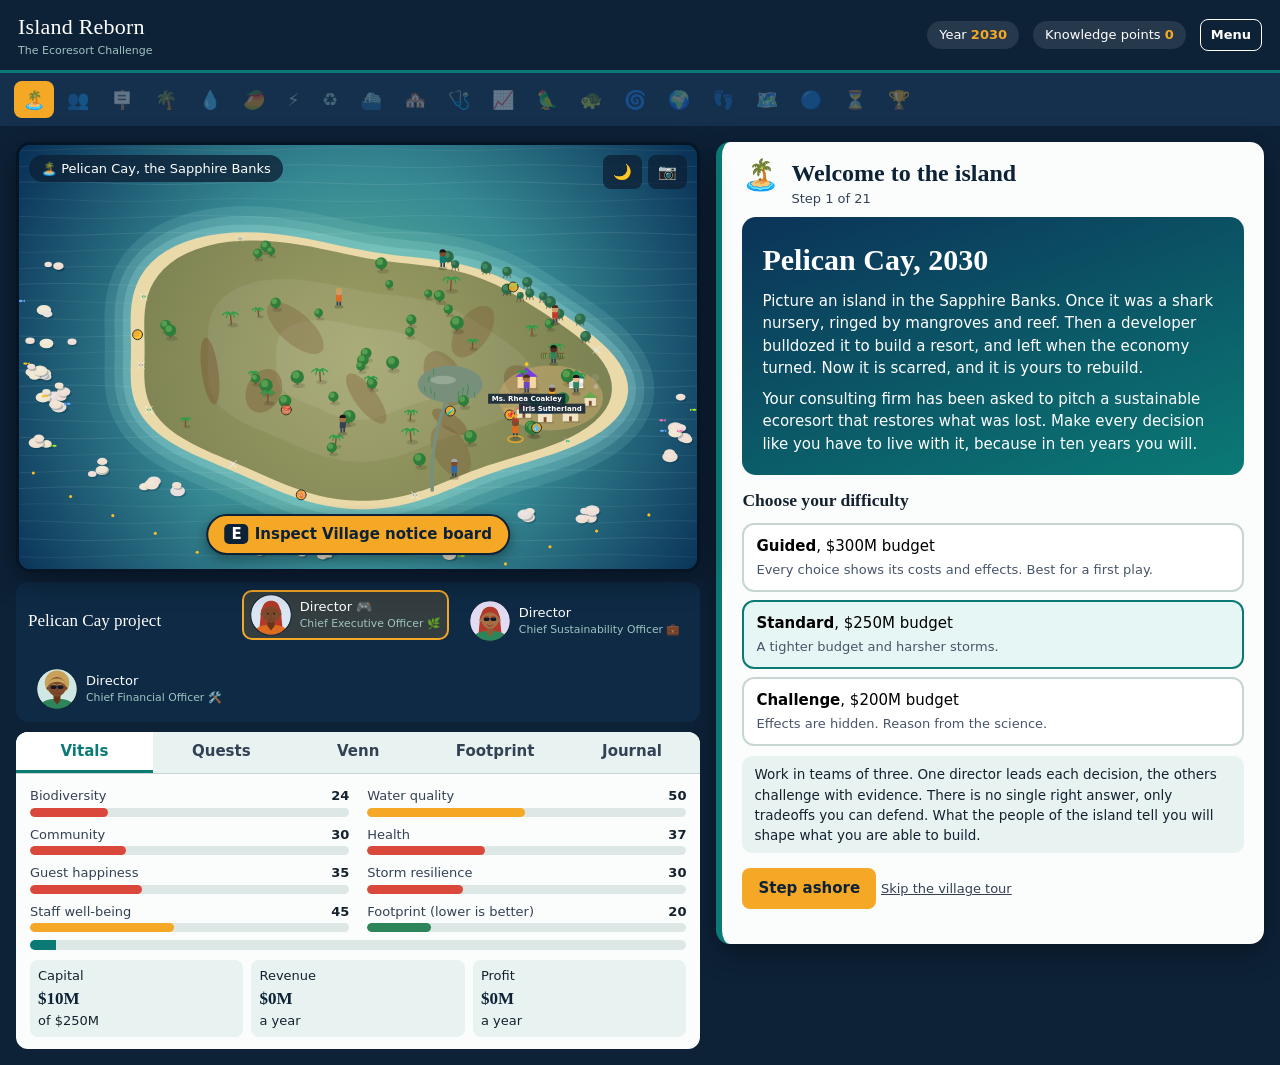
<file: index.html>
<!DOCTYPE html>
<html lang="en">
<head>
<meta charset="utf-8">
<meta name="viewport" content="width=device-width, initial-scale=1">
<title>Island Reborn: The Ecoresort Challenge</title>
<meta name="description" content="A team-based sustainability game. Rebuild a degraded island as an ecoresort and watch your decisions bring it to life.">
<style>
:root {
  --navy: #0D2137; --navy2: #14304d; --teal: #0B7A75; --teal2: #14A5A0; --gold: #F4A825; --slate: #334155;
  --foam: #E8F3F1; --paper: #FBFDFC; --coral: #D9483B; --leaf: #2f855a; --ink: #14212e; --line: #c7d6d3;
  --serif: Georgia, "Times New Roman", serif; --sans: system-ui, -apple-system, "Segoe UI", Roboto, sans-serif;
}
* { box-sizing: border-box; }
html, body { margin: 0; }
body { font-family: var(--sans); color: var(--ink); background: var(--navy); font-size: 15px; line-height: 1.5; }
button { font: inherit; cursor: pointer; }
:focus-visible { outline: 3px solid var(--gold); outline-offset: 2px; }
h1, h2, h3 { font-family: var(--serif); margin: 0; }

/* Top bar */
#top { display: flex; align-items: center; gap: 14px; padding: 10px 18px; background: var(--navy); color: #fff; border-bottom: 3px solid var(--teal); flex-wrap: wrap; }
#top .brand { font-family: var(--serif); font-size: 22px; letter-spacing: .2px; }
#top .brand small { display: block; font-family: var(--sans); font-size: 11px; color: #9fc3c0; letter-spacing: 0; }
#top .grow { flex: 1; }
.chip { background: rgba(255,255,255,.1); border-radius: 999px; padding: 4px 12px; font-size: 13px; white-space: nowrap; }
.chip b { color: var(--gold); }
.btn { border: 0; border-radius: 8px; padding: 9px 16px; background: var(--teal); color: #fff; font-weight: 600; }
.btn:hover { background: var(--teal2); }
.btn.gold { background: var(--gold); color: var(--navy); }
.btn.gold:hover { background: #ffbd47; }
.btn.ghost { background: transparent; border: 1.5px solid currentColor; color: inherit; }
.btn.small { padding: 5px 10px; font-size: 13px; }
.btn[disabled] { opacity: .45; cursor: not-allowed; }

/* Quest rail */
#quest { display: flex; gap: 4px; overflow-x: auto; padding: 8px 14px; background: var(--navy2); scrollbar-width: thin; }
#quest button { flex: 0 0 auto; border: 0; background: transparent; color: #9fc3c0; padding: 5px 9px; border-radius: 8px; font-size: 18px; position: relative; }
#quest button.done { color: #fff; }
#quest button.done::after { content: ""; position: absolute; left: 20%; right: 20%; bottom: 0; height: 3px; border-radius: 2px; background: var(--teal2); }
#quest button.cur { background: var(--gold); }
#quest button.lock { opacity: .35; cursor: default; }

/* Layout */
#game { display: grid; grid-template-columns: minmax(0, 1.25fr) minmax(360px, 1fr); gap: 16px; padding: 16px; align-items: start; max-width: 1500px; margin: 0 auto; }
#stage { position: sticky; top: 8px; display: grid; gap: 10px; }
.scene-wrap { position: relative; border-radius: 14px; overflow: hidden; border: 3px solid #061525; box-shadow: 0 8px 30px rgba(0,0,0,.4); background: #0a3358; }
#scene { display: block; width: 100%; aspect-ratio: 960 / 600; }
.scene-hud { position: absolute; left: 10px; top: 10px; display: flex; gap: 6px; flex-wrap: wrap; }
.scene-hud .chip { background: rgba(13,33,55,.78); color: #fff; backdrop-filter: blur(3px); }
.scene-tools { position: absolute; right: 10px; top: 10px; display: flex; gap: 6px; }
.scene-tools button { border: 0; border-radius: 8px; background: rgba(13,33,55,.78); color: #fff; padding: 6px 10px; }
.scene-tools button[aria-pressed="true"] { background: var(--gold); color: var(--navy); }
.scene-note { position: absolute; left: 10px; bottom: 10px; right: 10px; background: rgba(13,33,55,.85); color: #fff; padding: 6px 12px; border-radius: 8px; font-size: 13px; display: none; }

/* Board strip and tabs */
.board { display: flex; gap: 12px; align-items: center; background: #0e2a45; border-radius: 12px; padding: 8px 12px; color: #fff; flex-wrap: wrap; }
.board .dir { display: flex; align-items: center; gap: 8px; font-size: 13px; }
.board .dir small { color: #9fc3c0; display: block; }
.board .rname { font-family: var(--serif); font-size: 17px; margin-right: auto; }
.tabs { background: var(--paper); border-radius: 12px; overflow: hidden; }
.tabbar { display: flex; background: var(--foam); border-bottom: 1px solid var(--line); }
.tabbar button { flex: 1; border: 0; background: transparent; padding: 8px 6px; font-weight: 600; color: var(--slate); border-bottom: 3px solid transparent; }
.tabbar button[aria-selected="true"] { color: var(--teal); border-bottom-color: var(--teal); background: #fff; }
.tabpane { padding: 12px 14px; max-height: 320px; overflow: auto; }
.meters { display: grid; grid-template-columns: repeat(2, 1fr); gap: 8px 18px; }
.meter .lab { display: flex; justify-content: space-between; font-size: 13px; color: var(--slate); }
.meter .lab b { color: var(--ink); }
.meter .bar { height: 9px; background: #dde8e6; border-radius: 6px; overflow: hidden; margin-top: 2px; }
.meter .bar i { display: block; height: 100%; border-radius: 6px; transition: width .6s ease; }
.delta { font-size: 11px; margin-left: 4px; }
.delta.up { color: var(--leaf); } .delta.down { color: var(--coral); }
.money { display: grid; grid-template-columns: repeat(3, 1fr); gap: 8px; margin-top: 10px; font-size: 13px; }
.money div { background: var(--foam); border-radius: 8px; padding: 6px 8px; }
.money b { display: block; font-family: var(--serif); font-size: 17px; color: var(--navy); }
.budgetbar { height: 10px; background: #dde8e6; border-radius: 6px; overflow: hidden; margin-top: 8px; position: relative; }
.budgetbar i { display: block; height: 100%; background: var(--teal); transition: width .5s; }
.budgetbar i.over { background: var(--coral); }

/* Phase panel */
#panel { background: var(--paper); border-radius: 14px; padding: 18px 20px 20px; border-left: 6px solid var(--teal); box-shadow: 0 8px 30px rgba(0,0,0,.35); min-height: 300px; }
.ph-head { display: flex; align-items: flex-start; gap: 12px; margin-bottom: 8px; }
.ph-head .ic { font-size: 30px; line-height: 1; }
.ph-head h2 { font-size: 24px; color: var(--navy); line-height: 1.15; }
.ph-head .sub { font-size: 13px; color: var(--slate); margin-top: 2px; }
.lead { display: flex; align-items: center; gap: 8px; background: var(--foam); border-radius: 10px; padding: 6px 10px; font-size: 13px; margin: 8px 0 12px; }
.lead b { color: var(--teal); }
.talk { display: flex; gap: 12px; margin: 10px 0 14px; }
.talk .bubble { background: #fff; border: 1.5px solid var(--line); border-radius: 4px 14px 14px 14px; padding: 10px 14px; flex: 1; }
.talk .bubble .who { font-weight: 700; color: var(--navy); font-size: 13px; }
.talk .bubble .who span { font-weight: 400; color: var(--slate); }
.talk .bubble p { margin: 4px 0 0; }
.insight { border: 1.5px dashed var(--gold); background: #fff8e6; border-radius: 10px; padding: 8px 12px; display: flex; gap: 10px; align-items: center; margin-bottom: 12px; font-size: 14px; }
.grp { margin: 16px 0; }
.grp h3 { font-size: 18px; color: var(--navy); display: flex; align-items: baseline; gap: 8px; flex-wrap: wrap; }
.grp h3 small { font-family: var(--sans); font-size: 12px; font-weight: 400; color: var(--slate); }
.grp .prompt { margin: 2px 0 8px; color: var(--slate); font-size: 14px; }
.opts { display: grid; gap: 8px; }
.opt { display: grid; grid-template-columns: 44px 1fr; gap: 10px; text-align: left; border: 1.5px solid var(--line); background: #fff; border-radius: 10px; padding: 8px 10px; color: inherit; position: relative; transition: border-color .15s, background .15s, transform .15s; }
.opt:hover { border-color: var(--teal); }
.opt .oi { font-size: 26px; display: grid; place-items: center; background: var(--foam); border-radius: 8px; }
.opt .on { font-weight: 700; color: var(--navy); }
.opt .od { font-size: 13.5px; color: var(--slate); }
.opt.sel { border-color: var(--teal); background: #e6f6f4; box-shadow: inset 4px 0 0 var(--teal); }
.opt.sel::after { content: "✓"; position: absolute; right: 10px; top: 6px; color: #fff; background: var(--teal); width: 20px; height: 20px; border-radius: 50%; text-align: center; font-size: 13px; line-height: 20px; }
.opt.bad { border-color: var(--coral); background: #fdecea; box-shadow: inset 4px 0 0 var(--coral); }
.opt.bad::after { background: var(--coral); content: "!"; }
.opt.full:not(.sel) { opacity: .5; }
.eff { display: flex; gap: 4px; flex-wrap: wrap; margin-top: 4px; }
.eff span { font-size: 11.5px; padding: 1px 7px; border-radius: 999px; background: #eef3f2; color: var(--slate); }
.eff span.g { background: #dff3e6; color: #1d6b3f; } .eff span.b { background: #fde4e1; color: #a63428; }
.onote { font-size: 12.5px; color: #6b4e00; background: #fff4d6; border-radius: 6px; padding: 4px 8px; margin-top: 5px; }
.cov { margin: 10px 0; }
.cov .row { display: grid; grid-template-columns: 90px 1fr 56px; gap: 8px; align-items: center; font-size: 13px; margin: 3px 0; }
.cov .bar { height: 12px; background: #dde8e6; border-radius: 7px; position: relative; overflow: hidden; }
.cov .bar i { display: block; height: 100%; transition: width .5s; }
.cov .bar::after { content: ""; position: absolute; left: 50%; top: 0; bottom: 0; width: 2px; background: rgba(13,33,55,.5); }
.note { background: var(--foam); border-radius: 10px; padding: 8px 12px; font-size: 13.5px; margin: 10px 0; }
details.field { margin: 10px 0; border: 1.5px solid var(--line); border-radius: 10px; padding: 6px 12px; background: #fff; }
details.field summary { cursor: pointer; font-weight: 600; color: var(--teal); }
.quiz, .reflect { margin: 14px 0; padding: 12px 14px; border-radius: 12px; background: #fff; border: 1.5px solid var(--line); }
.quiz h4, .reflect h4 { margin: 0 0 6px; font-family: var(--serif); color: var(--navy); font-size: 16px; }
.qopt { display: block; width: 100%; text-align: left; border: 1.5px solid var(--line); background: var(--paper); padding: 7px 10px; border-radius: 8px; margin: 4px 0; }
.qopt:hover { border-color: var(--teal); }
.qopt.right { background: #dff3e6; border-color: var(--leaf); }
.qopt.wrong { background: #fde4e1; border-color: var(--coral); }
.why { font-size: 13.5px; margin-top: 6px; color: var(--slate); }
textarea, input[type=text], select { width: 100%; font: inherit; border: 1.5px solid var(--line); border-radius: 8px; padding: 8px 10px; background: #fff; color: var(--ink); }
textarea { min-height: 76px; resize: vertical; }
.foot { display: flex; gap: 10px; align-items: center; justify-content: space-between; margin-top: 18px; padding-top: 12px; border-top: 1px solid var(--line); flex-wrap: wrap; }
.issues { color: var(--coral); font-size: 13px; margin: 0; padding-left: 18px; flex: 1 1 100%; }
.slider { display: flex; gap: 10px; align-items: center; }
.slider input[type=range] { flex: 1; accent-color: var(--teal); }
.slider output { min-width: 84px; font-family: var(--serif); font-weight: 700; color: var(--navy); text-align: right; }
.zone { border: 1.5px solid var(--line); border-radius: 12px; padding: 10px 12px; margin: 8px 0; background: #fff; }
.zone .zt { display: flex; justify-content: space-between; align-items: center; gap: 8px; font-weight: 700; color: var(--navy); }
.zone .zq { font-family: var(--serif); font-size: 18px; }
.zone p { margin: 2px 0 6px; font-size: 13px; color: var(--slate); }

/* Avatar builder */
.dirs { display: grid; gap: 12px; }
.dircard { border: 1.5px solid var(--line); border-radius: 12px; background: #fff; padding: 10px; display: grid; grid-template-columns: 96px 1fr; gap: 12px; }
.dircard .fields { display: grid; gap: 6px; grid-template-columns: 1fr 1fr; }
.dircard .fields .full { grid-column: 1 / -1; }
.dircard label { font-size: 12px; color: var(--slate); display: block; }
.swatches { display: flex; gap: 4px; flex-wrap: wrap; }
.sw { width: 22px; height: 22px; border-radius: 50%; border: 2px solid #fff; box-shadow: 0 0 0 1.5px var(--line); padding: 0; }
.sw.on { box-shadow: 0 0 0 2.5px var(--navy); }
.pillbtn { border: 1.5px solid var(--line); background: #fff; border-radius: 999px; padding: 2px 9px; font-size: 12px; }
.pillbtn.on { background: var(--navy); color: #fff; border-color: var(--navy); }
.pal { display: flex; gap: 8px; }
.pal button { width: 44px; height: 30px; border-radius: 8px; border: 3px solid #fff; box-shadow: 0 0 0 1.5px var(--line); }
.pal button.on { box-shadow: 0 0 0 3px var(--navy); }

/* Species and map */
.spcards { display: grid; gap: 8px; }
.spc { display: grid; grid-template-columns: 52px 1fr; gap: 10px; text-align: left; border: 1.5px solid var(--line); border-radius: 12px; background: #fff; padding: 10px; }
.spc .big { font-size: 38px; display: grid; place-items: center; }
.spc.sel { border-color: var(--teal); background: #e6f6f4; }
.spc i { color: var(--slate); font-size: 12.5px; }
.needs { display: flex; gap: 4px; margin-top: 4px; }
.needs span { font-size: 11px; background: var(--foam); border-radius: 6px; padding: 1px 6px; }
.fpick { display: grid; grid-template-columns: repeat(auto-fill, minmax(150px, 1fr)); gap: 6px; }
.fpick button { border: 1.5px solid var(--line); background: #fff; border-radius: 10px; padding: 6px 8px; text-align: left; font-size: 13px; }
.fpick button.on { border-color: var(--gold); background: #fff4d6; }
.fpick button.placed::after { content: " ✓"; color: var(--leaf); }
.rep { font-size: 13px; margin: 6px 0; }
.rep .t { display: inline-block; width: 10px; height: 10px; border-radius: 50%; margin-right: 6px; }
.t.good, .t.ok { background: #4ade80; } .t.warn { background: #fde047; } .t.bad { background: #fb7185; }

/* Sim, results */
.evcard { border: 2px solid var(--navy); border-radius: 14px; padding: 14px; background: #fff; margin: 10px 0; }
.evcard h3 { font-size: 20px; }
.evchoice { display: block; width: 100%; text-align: left; border: 1.5px solid var(--line); background: var(--paper); border-radius: 10px; padding: 9px 12px; margin: 6px 0; }
.evchoice:hover { border-color: var(--teal); background: #e6f6f4; }
.dchips { display: flex; gap: 5px; flex-wrap: wrap; margin-top: 6px; }
.dchips span { font-size: 12px; padding: 2px 8px; border-radius: 999px; }
.dchips .g { background: #dff3e6; color: #1d6b3f; } .dchips .b { background: #fde4e1; color: #a63428; }
.grade { font-family: var(--serif); font-size: 72px; line-height: 1; color: var(--navy); }
.badges { display: grid; grid-template-columns: repeat(auto-fill, minmax(160px, 1fr)); gap: 8px; }
.badge { border: 1.5px solid var(--line); border-radius: 12px; padding: 8px 10px; background: #fff; font-size: 13px; }
.badge.off { opacity: .4; filter: grayscale(1); }
.badge b { display: block; }
.timeline { display: grid; gap: 6px; font-size: 13.5px; }
.timeline div { border-left: 4px solid var(--teal); padding: 4px 10px; background: #fff; border-radius: 0 8px 8px 0; }
.scale { display: grid; grid-template-columns: 1fr 190px; gap: 10px; align-items: center; margin: 8px 0; font-size: 13.5px; }
.scale output { font-weight: 700; color: var(--navy); }

/* Modal */
#modal { position: fixed; inset: 0; background: rgba(6,21,37,.72); display: none; place-items: center; z-index: 50; padding: 16px; }
#modal.open { display: grid; }
#modal .box { background: var(--paper); border-radius: 16px; max-width: 640px; width: 100%; max-height: 88vh; overflow: auto; padding: 22px 24px; border-top: 6px solid var(--gold); }
#modal h2 { color: var(--navy); margin-bottom: 8px; }
#modal .btns { display: flex; gap: 8px; justify-content: flex-end; margin-top: 16px; flex-wrap: wrap; }

.hero { border-radius: 14px; background: linear-gradient(160deg, #0b3358, #0B7A75); color: #fff; padding: 20px; margin-bottom: 12px; }
.hero h2 { font-size: 30px; }
.hero p { margin: 8px 0 0; }
.diffs { display: grid; gap: 8px; margin: 10px 0; }
.diffs button { text-align: left; border: 2px solid var(--line); border-radius: 12px; padding: 10px 12px; background: #fff; }
.diffs button.on { border-color: var(--teal); background: #e6f6f4; }
.toast { position: fixed; left: 50%; bottom: 20px; transform: translateX(-50%); background: var(--navy); color: #fff; padding: 8px 16px; border-radius: 999px; z-index: 60; font-size: 14px; box-shadow: 0 6px 20px rgba(0,0,0,.4); }
.sr { position: absolute; left: -9999px; }

@media (max-width: 1000px) {
  #game { grid-template-columns: 1fr; padding: 10px; }
  #stage { position: static; }
  .tabpane { max-height: none; }
  .dircard { grid-template-columns: 1fr; justify-items: center; }
}
@media (prefers-reduced-motion: reduce) { * { transition: none !important; animation: none !important; } }
@media print { #quest, #top, #stage .scene-tools { display: none; } body { background: #fff; } }

/* Walking, dialogue, quests */
.prompt { position: absolute; left: 50%; bottom: 14px; transform: translateX(-50%); border: 2px solid var(--navy); background: var(--gold); color: var(--navy); font-weight: 700; padding: 7px 16px; border-radius: 999px; box-shadow: 0 4px 14px rgba(0,0,0,.4); animation: bob 1.2s ease-in-out infinite; z-index: 3; }
.prompt kbd { background: var(--navy); color: #fff; border-radius: 5px; padding: 1px 7px; margin-right: 6px; font-family: inherit; }
@keyframes bob { 50% { transform: translateX(-50%) translateY(-4px); } }
.dlg { position: absolute; left: 10px; right: 10px; bottom: 10px; background: rgba(251,253,252,.98); border: 3px solid var(--navy); border-radius: 14px; padding: 10px 12px; display: grid; grid-template-columns: 76px 1fr; gap: 12px; box-shadow: 0 8px 26px rgba(0,0,0,.5); z-index: 4; max-height: 88%; overflow: auto; }
.dlg .who { font-family: var(--serif); font-weight: 700; color: var(--navy); }
.dlg .who small { font-family: var(--sans); font-weight: 400; color: var(--slate); margin-left: 6px; }
.dlg .txt { margin: 4px 0 8px; min-height: 42px; font-size: 15px; }
.dlg .ch { display: grid; gap: 5px; }
.dlg .ch button { text-align: left; border: 1.5px solid var(--line); background: #fff; border-radius: 8px; padding: 6px 10px; }
.dlg .ch button:hover { border-color: var(--teal); background: #e6f6f4; }
.dlg .ch button kbd { background: var(--navy); color: #fff; border-radius: 4px; padding: 0 6px; margin-right: 6px; font-size: 12px; }
.dlg .gain { display: flex; gap: 5px; flex-wrap: wrap; margin-bottom: 6px; }
.dlg .gain span { font-size: 12px; padding: 2px 8px; border-radius: 999px; background: #dff3e6; color: #1d6b3f; }
.dlg .gain span.b { background: #fde4e1; color: #a63428; }
.dpad { position: absolute; left: 10px; bottom: 10px; display: none; grid-template-columns: repeat(3, 44px); grid-template-rows: repeat(2, 44px); gap: 4px; z-index: 3; }
.dpad button { border: 0; border-radius: 10px; background: rgba(13,33,55,.72); color: #fff; font-size: 18px; touch-action: none; }
.dpad button[data-d=up] { grid-column: 2; grid-row: 1; } .dpad button[data-d=left] { grid-column: 1; grid-row: 2; } .dpad button[data-d=down] { grid-column: 2; grid-row: 2; } .dpad button[data-d=right] { grid-column: 3; grid-row: 2; }
@media (pointer: coarse) { .dpad { display: grid; } }
.board button.dir { border: 2px solid transparent; background: transparent; color: inherit; text-align: left; border-radius: 10px; padding: 2px 6px; }
.board button.dir.hero { border-color: var(--gold); background: rgba(244,168,37,.16); }
.consult { border: 2px solid var(--gold); background: #fff8e6; border-radius: 12px; padding: 10px 12px; margin: 10px 0 14px; display: grid; grid-template-columns: 56px 1fr; gap: 10px; align-items: center; }
.consult.done { border-color: var(--leaf); background: #eaf7ee; }
.consult ul { margin: 4px 0 0; padding-left: 18px; font-size: 13.5px; }
.consult .acts { display: flex; gap: 8px; margin-top: 6px; flex-wrap: wrap; align-items: center; }
.linkbtn { background: none; border: 0; color: var(--slate); text-decoration: underline; padding: 0; font-size: 13px; }
.quest { border: 1.5px solid var(--line); border-radius: 10px; padding: 6px 10px; margin: 6px 0; background: #fff; font-size: 13.5px; }
.quest b { color: var(--navy); }
.quest .qbar { height: 7px; background: #dde8e6; border-radius: 5px; overflow: hidden; margin-top: 4px; }
.quest .qbar i { display: block; height: 100%; background: var(--teal); }
.quest .ck { color: var(--leaf); font-weight: 700; }
.legend { font-size: 12.5px; color: var(--slate); margin-top: 4px; }

.opt.locked { background: #f1f4f4; border-style: dashed; color: #64748b; }
.opt.locked .oi { background: #e2e8e8; }
.opt.locked .on { color: #475569; }
.onote.lock { background: #eef1f4; color: #475569; }
.toast { max-width: 92vw; text-align: center; border-radius: 14px; }

.dlgx { position: absolute; top: 6px; right: 8px; width: 30px; height: 30px; border-radius: 50%; border: 2px solid var(--navy); background: #fff; color: var(--navy); font-size: 14px; font-weight: 700; line-height: 1; padding: 0; z-index: 5; }
.dlgx:hover { background: var(--gold); }
.dlg .who { padding-right: 34px; }

/* Author display rules must not defeat the hidden attribute */
[hidden] { display: none !important; }

</style>
</head>
<body>
<header id="top">
  <div class="brand"><span id="gameTitle">Island Reborn</span><small id="gameSub">The Ecoresort Challenge</small></div>
  <span class="chip" id="chipResort" hidden></span>
  <span class="grow"></span>
  <span class="chip">Year <b id="chipYear">2030</b></span>
  <span class="chip">Knowledge points <b id="chipKP">0</b></span>
  <button class="btn ghost small" id="btnMenu" aria-haspopup="dialog">Menu</button>
</header>
<nav id="quest" aria-label="Quest progress"></nav>
<main id="game">
  <section id="stage" aria-label="The island">
    <div class="scene-wrap">
      <canvas id="scene" role="img" aria-label="Animated view of the island and your ecoresort"></canvas>
      <div class="scene-hud" id="hud"></div>
      <button class="prompt" id="prompt" hidden></button>
      <div class="dlg" id="dlg" hidden></div>
      <div class="dpad" id="dpad" aria-label="Move on screen">
        <button data-d="up" aria-label="Up">▲</button><button data-d="left" aria-label="Left">◀</button><button data-d="down" aria-label="Down">▼</button><button data-d="right" aria-label="Right">▶</button>
      </div>
      <div class="scene-tools">
        <button id="btnNight" aria-pressed="false" title="Toggle night view">🌙</button>
        <button id="btnShot" title="Save a picture of your island">📷</button>
      </div>
    </div>
    <div class="board" id="board"></div>
    <div class="tabs">
      <div class="tabbar" role="tablist" id="tabbar">
        <button role="tab" aria-selected="true" data-tab="vitals">Vitals</button>
        <button role="tab" aria-selected="false" data-tab="quests">Quests</button>
        <button role="tab" aria-selected="false" data-tab="venn">Venn</button>
        <button role="tab" aria-selected="false" data-tab="foot">Footprint</button>
        <button role="tab" aria-selected="false" data-tab="log">Journal</button>
      </div>
      <div class="tabpane" id="tabpane"></div>
    </div>
  </section>
  <section id="panel" aria-live="polite"></section>
</main>
<div id="modal" role="dialog" aria-modal="true"><div class="box" id="modalBox"></div></div>

<script>
/* Island Reborn: instructor configuration.
   Change the island, budgets and economics here. No build step is needed. */
window.ECO_CONFIG = {
  gameTitle: "Island Reborn",
  subtitle: "The Ecoresort Challenge",
  island: {
    name: "Pelican Cay",
    region: "the Sapphire Banks",
    year: 2030,
    acres: 1200,
    marineAcres: 800
  },
  // Budgets are in millions of US dollars (hypothetical).
  difficulty: {
    guided:    { label: "Guided",    budget: 300, sev: 0.8,  showEffects: true,  blurb: "Every choice shows its costs and effects. Best for a first play." },
    standard:  { label: "Standard",  budget: 250, sev: 1.0,  showEffects: true,  blurb: "A tighter budget and harsher storms." },
    challenge: { label: "Challenge", budget: 200, sev: 1.25, showEffects: false, blurb: "Effects are hidden. Reason from the science." }
  },
  economics: {
    baseRevenuePerVisit: 1400,   // dollars per guest visit
    baseOpsPerVisit: 350,        // dollars per guest visit
    sitePrepCost: 10,            // millions
    loanRate: 0.08               // interest on spending above budget
  },
  features: {
    pitchExport: true,           // lets teams download a starter pitch webpage
    teacherPanel: true,          // instructor export panel
    autosave: true
  },
  storageKey: "island-reborn-save-v1"
};

</script>
<script>
/* Island Reborn: content and data.
   Every learning task from the Ecoresort assignment lives here so instructors can edit wording and numbers.
   Effect keys: cost (capital, $M), ops (annual, $M), rev ($ per visit), fp (footprint), bio, wq, comm, health,
   guest, resil, jobs, edu, empl, conn (habitat connectivity), cap (guests supported, thousands), dem (demand cut, 0-1),
   z (zone quality changes), v:true (scales with visitor volume), mit (recreation impact reduction). */
(function () {
  const D = {};

  D.majors = [
    { id: "bio",  label: "Biology or ecology",        icon: "🌿" },
    { id: "biz",  label: "Business or economics",     icon: "💼" },
    { id: "eng",  label: "Engineering",               icon: "🛠️" },
    { id: "ph",   label: "Public health",             icon: "🩺" },
    { id: "comm", label: "Communications or media",   icon: "📣" },
    { id: "edu",  label: "Education",                 icon: "🎓" },
    { id: "pol",  label: "Policy or political science", icon: "🏛️" },
    { id: "soc",  label: "Anthropology or social science", icon: "🤝" },
    { id: "hosp", label: "Hospitality management",    icon: "🛎️" },
    { id: "cs",   label: "Data or computer science",  icon: "📊" }
  ];

  D.roles = [
    "Chief Executive Officer",
    "Chief Sustainability Officer",
    "Chief Financial Officer",
    "Chief Operating Officer",
    "Director of Community Relations",
    "Director of Science and Restoration"
  ];

  // Avatar parts are indexes into arrays defined in avatars.js
  D.advisors = {
    nia:    { name: "Dr. Nia Okafor",      role: "Conservation biologist", av: { skin: 4, hairStyle: "curly", hairColor: 0, outfit: 0, acc: "glasses", bg: "#cfe8e4" } },
    marcus: { name: "Marcus Bell",         role: "Island engineer",        av: { skin: 3, hairStyle: "buzz",  hairColor: 0, outfit: 5, acc: "headset", bg: "#dbe6f3" } },
    elena:  { name: "Elena Vasquez",       role: "Impact investor",        av: { skin: 2, hairStyle: "bun",   hairColor: 1, outfit: 3, acc: "none",    bg: "#f6e6c4" } },
    iris:   { name: "Iris Sutherland",     role: "Island council member",  av: { skin: 5, hairStyle: "puff",  hairColor: 5, outfit: 1, acc: "none",    bg: "#f3dccf" } },
    kenji:  { name: "Dr. Kenji Watanabe",  role: "Public-health physician", av: { skin: 1, hairStyle: "short", hairColor: 0, outfit: 6, acc: "glasses", bg: "#d9eadb" } }
  };

  D.effMeta = {
    cost:  { label: "Capital",          fmt: v => "$" + v + "M",                bad: "pos" },
    ops:   { label: "Yearly cost",      fmt: v => "$" + v + "M/yr",             bad: "pos" },
    rev:   { label: "Revenue per visit", fmt: v => "$" + v,                     bad: "neg" },
    fp:    { label: "Footprint",        fmt: v => String(v),                    bad: "pos" },
    bio:   { label: "Biodiversity",     fmt: v => String(v),                    bad: "neg" },
    wq:    { label: "Water quality",    fmt: v => String(v),                    bad: "neg" },
    comm:  { label: "Community",        fmt: v => String(v),                    bad: "neg" },
    health:{ label: "Health",           fmt: v => String(v),                    bad: "neg" },
    guest: { label: "Guest happiness",  fmt: v => String(v),                    bad: "neg" },
    resil: { label: "Storm resilience", fmt: v => String(v),                    bad: "neg" },
    jobs:  { label: "Local jobs",       fmt: v => String(v),                    bad: "neg" },
    edu:   { label: "Learning",         fmt: v => String(v),                    bad: "neg" },
    empl:  { label: "Staff well-being", fmt: v => String(v),                    bad: "neg" },
    conn:  { label: "Connectivity",     fmt: v => String(v),                    bad: "neg" }
  };

  D.zones = [
    { id: "watershed", name: "Watershed and riparian buffers", short: "Watershed", icon: "💧", base: 30, k: 8,  color: "#3aa6c9",
      what: "Swales, native buffer strips, and repaired streams that filter runoff before it reaches the coast." },
    { id: "inland",    name: "Inland, terrestrial, and freshwater reserves", short: "Inland reserves", icon: "🌴", base: 25, k: 12, color: "#4c9a3f",
      what: "Native forest replanting, invasive plant removal, dune vegetation, and restored freshwater ponds." },
    { id: "mangrove",  name: "Mangrove, salt marsh, and estuary preserves", short: "Mangroves", icon: "🌱", base: 20, k: 10, color: "#2f6b4f",
      what: "Restored tidal flow, replanted mangroves, and protected nursery creeks." },
    { id: "reef",      name: "Marine and reef protected areas", short: "Reef", icon: "🪸", base: 40, k: 15, color: "#e0736a",
      what: "No-take zones, coral nurseries, seagrass recovery, and enforcement patrols." }
  ];

  // ---------- Decision groups ----------
  const G = [];

  G.push({ id: "lodging", phase: "concept", title: "Guest lodging", min: 1, max: 2,
    prompt: "Where will guests sleep? Pick up to two styles.",
    options: [
      { id: "cabins", name: "Elevated eco-cabins", icon: "🛖", d: "Low-rise cabins on stilts with natural ventilation and recycled-composite decks.",
        eff: { cost: 22, ops: 1.2, cap: 45, guest: 8, rev: 150, bio: -3, fp: 2 }, v: ["ops", "fp"] },
      { id: "treehouse", name: "Canopy villas", icon: "🌳", d: "Luxury villas on slim piles, threaded between existing trees.",
        eff: { cost: 30, ops: 1.5, cap: 30, guest: 12, rev: 320, bio: -5, fp: 2 }, v: ["ops", "fp"] },
      { id: "reuse", name: "Reuse the derelict hotel shell", icon: "🏗️", d: "Rebuild inside the concrete frame the last developer abandoned.",
        eff: { cost: 16, ops: 1, cap: 60, guest: 2, bio: 4, comm: 3, fp: 1 }, v: ["ops"], flag: "reuse",
        n: "Reusing an existing frame avoids new clearing and the carbon locked into fresh concrete." },
      { id: "overwater", name: "Overwater bungalows", icon: "🏝️", d: "The postcard image. Very profitable, very close to the reef.",
        eff: { cost: 34, ops: 1.6, cap: 40, guest: 14, rev: 420, bio: -9, wq: -4, fp: 3, z: { reef: -8, mangrove: -4 } }, v: ["ops", "fp"] }
    ] });

  G.push({ id: "recreation", phase: "concept", title: "Recreation you will sell", min: 2, max: 5,
    prompt: "What will guests do? Pick two to five activities. Impacts scale with guest numbers.",
    options: [
      { id: "snorkel", name: "Guided reef snorkeling", icon: "🤿", d: "Small groups with a naturalist.", eff: { rev: 90, bio: -3, guest: 6, fp: 1 }, v: ["bio", "fp"] },
      { id: "kayak", name: "Mangrove kayak tours", icon: "🛶", d: "Quiet paddling through nursery creeks.", eff: { rev: 70, bio: -2, guest: 6, comm: 2 }, v: ["bio"] },
      { id: "scuba", name: "Scuba diving", icon: "🫧", d: "Dive center and boat.", eff: { cost: 3, rev: 180, bio: -4, guest: 5, fp: 2 }, v: ["bio", "fp"] },
      { id: "jetski", name: "Jet skis and parasailing", icon: "🚤", d: "Loud, fast, and popular.", eff: { rev: 120, bio: -8, wq: -3, guest: 3, comm: -4, fp: 5 }, v: ["bio", "wq", "fp"] },
      { id: "fishing", name: "Catch-and-release sport fishing", icon: "🎣", d: "Guides with barbless hooks and quotas.", eff: { rev: 110, bio: -3, guest: 4, comm: 2, fp: 2 }, v: ["bio", "fp"] },
      { id: "watch", name: "Turtle and bird watching", icon: "🐢", d: "Dawn walks and dark-sky nights.", eff: { rev: 60, bio: -1, guest: 8, edu: 3, comm: 2 }, v: ["bio"] },
      { id: "coralgarden", name: "Citizen-science coral gardening", icon: "🪸", d: "Guests help grow and plant coral fragments.", eff: { cost: 2, rev: 80, bio: 3, guest: 7, edu: 4, z: { reef: 4 } } },
      { id: "spa", name: "Forest spa and wellness trails", icon: "🧘", d: "Massage huts and shaded walks.", eff: { cost: 5, rev: 140, bio: -2, guest: 7 }, v: ["bio"] },
      { id: "golf", name: "Nine-hole golf course", icon: "⛳", d: "Needs water, fertilizer, and a lot of cleared land.", eff: { cost: 18, rev: 150, bio: -12, wq: -10, guest: 4, fp: 6, z: { inland: -12 } }, v: ["fp"] },
      { id: "sail", name: "Sunset sailing", icon: "⛵", d: "Wind-powered evenings.", eff: { rev: 75, guest: 6, comm: 1, fp: 1 }, v: ["fp"] }
    ] });

  G.push({ id: "mitigation", phase: "concept", title: "How you limit recreation damage", min: 2, max: 5,
    prompt: "Every activity leaves marks. Pick the safeguards you will enforce.",
    options: [
      { id: "buoys", name: "Mooring buoys and no-anchor zones", icon: "⚓", d: "Boats tie up without dragging anchors across coral.", eff: { cost: 1.5, z: { reef: 3 } }, mit: 0.18 },
      { id: "caps", name: "Daily carrying-capacity permits", icon: "🎟️", d: "Hard caps on divers, paddlers, and trail users.", eff: { ops: 0.3, rev: -30, guest: -2 }, mit: 0.2 },
      { id: "reefsafe", name: "Reef-safe sunscreen and toxin-free amenities", icon: "🧴", d: "No oxybenzone, no microbeads.", eff: { cost: 0.5, guest: 1, wq: 2 }, mit: 0.1 },
      { id: "guides", name: "Certified naturalist guides, hired locally", icon: "🧭", d: "Trained island residents lead every trip.", eff: { ops: 1.2, jobs: 25, comm: 5, guest: 4 }, mit: 0.15 },
      { id: "seasonal", name: "Seasonal closures for nesting and spawning", icon: "📅", d: "Sensitive areas rest when animals need them.", eff: { rev: -25, bio: 2 }, mit: 0.15 },
      { id: "briefing", name: "Arrival briefing and code of conduct", icon: "📋", d: "Every guest learns the rules on day one.", eff: { cost: 0.2, edu: 3 }, mit: 0.1 },
      { id: "boardwalk", name: "Hardened trails and boardwalks", icon: "🪵", d: "Feet stay off dune plants and nesting ground.", eff: { cost: 3 }, mit: 0.12 }
    ] });

  G.push({ id: "water", phase: "water", title: "Fresh water", min: 1, max: 4,
    prompt: "Choose your supply and efficiency measures. Watch the coverage bar.",
    options: [
      { id: "cistern", name: "Rainwater cisterns", icon: "🛢️", d: "Roof catchment with covered storage sized for the dry season.", eff: { cost: 5, ops: 0.3, cap: 25, wq: 1, resil: 3, fp: 0.5 } },
      { id: "ro_solar", name: "Solar-powered reverse-osmosis plant", icon: "🏭", d: "Turns seawater into drinking water.", eff: { cost: 14, ops: 1.8, cap: 80, fp: 3, bio: -2, z: { reef: -3 } }, v: ["ops", "fp", "bio"],
        n: "Brine is saltier than seawater. Diffusers spread it out so reef and seagrass are not stressed." },
      { id: "wells", name: "Groundwater wells", icon: "🚰", d: "Cheap and fast to drill.", eff: { cost: 3, ops: 0.5, cap: 60, wq: -6, bio: -3, resil: -4, z: { inland: -4 } }, v: ["wq", "bio"],
        n: "Over-pumping lets seawater creep into the thin freshwater lens under the island (saltwater intrusion)." },
      { id: "greywater", name: "Greywater recycling with a constructed wetland", icon: "🌾", d: "Sink and shower water is cleaned by plants and reused.", eff: { cost: 9, ops: 0.8, dem: 0.2, wq: 4, edu: 2, z: { watershed: 3 } } },
      { id: "fixtures", name: "Low-flow fixtures and leak sensors", icon: "🚿", d: "The cheapest liter is the one you never use.", eff: { cost: 2, ops: 0.2, dem: 0.15, guest: -1 } }
    ] });

  G.push({ id: "food", phase: "food", title: "Food", min: 1, max: 4,
    prompt: "Where will your kitchens get food? Balance local supply, cost, and the sea.",
    options: [
      { id: "agro", name: "Regenerative agroforestry farm", icon: "🥭", d: "Fruit trees, vegetables, and soil-building crops.", eff: { cost: 8, ops: 1.2, cap: 35, bio: 3, comm: 4, jobs: 20, fp: -3, z: { inland: 3 } }, v: ["fp"], local: true },
      { id: "aqua", name: "Aquaponics greenhouse", icon: "🥬", d: "Fish and leafy greens share one recycling water loop.", eff: { cost: 10, ops: 1.5, cap: 20, jobs: 8, fp: 1, wq: 1 }, v: ["fp"], local: true },
      { id: "mari", name: "Restorative mariculture", icon: "🦪", d: "Oysters and seaweed that filter the water as they grow.", eff: { cost: 6, ops: 0.8, cap: 20, wq: 5, bio: 2, jobs: 10, comm: 3 }, local: true },
      { id: "coop", name: "Fishers' cooperative with catch limits", icon: "🐠", d: "Island fishers supply the kitchens under a quota.", eff: { cost: 2, ops: 1.5, cap: 30, comm: 9, jobs: 25, guest: 5, bio: -1 }, v: ["bio"], local: true },
      { id: "import", name: "Imported provisions by cargo ship", icon: "🚢", d: "Whatever the menu needs, whenever.", eff: { cost: 1, ops: 3, cap: 100, fp: 9, comm: -3 }, v: ["ops", "fp"] },
      { id: "foodwaste", name: "Menu planning and kitchen waste reduction", icon: "🍽️", d: "Buffets replaced by made-to-order plates.", eff: { cost: 1, dem: 0.15, fp: -1, edu: 1 }, v: ["fp"] }
    ] });

  G.push({ id: "energy", phase: "energy", title: "Energy", min: 1, max: 4,
    prompt: "Power the resort. Renewable share and coverage both matter.",
    options: [
      { id: "solar", name: "Solar arrays with battery storage", icon: "☀️", d: "Panels on roofs and cleared ground, batteries for the night.", eff: { cost: 24, ops: 0.8, cap: 60, fp: 1, bio: -2, resil: 3 }, v: ["fp"], renew: true,
        n: "Batteries shift daytime solar into the evening, which is when guests use the most power." },
      { id: "wind", name: "Small wind turbines", icon: "🌬️", d: "Ridge-line turbines, sited away from bird routes.", eff: { cost: 16, ops: 0.9, cap: 35, fp: 1, bio: -3 }, v: ["fp"], renew: true },
      { id: "biomass", name: "Biomass from removed invasive plants", icon: "🌿", d: "Cleared Australian pine and other invaders fuel a small plant.", eff: { cost: 12, ops: 1.6, cap: 25, bio: 3, fp: 3, comm: 2, jobs: 8, health: -2 }, v: ["fp"], renew: true },
      { id: "diesel", name: "Diesel generators", icon: "🛢️", d: "Cheap to install, reliable, and dirty.", eff: { cost: 4, ops: 3.5, cap: 100, fp: 11, health: -3, wq: -2, resil: -2 }, v: ["ops", "fp", "wq"] },
      { id: "tidal", name: "Tidal-current microturbines", icon: "🌊", d: "Turbines in the channel, quiet and steady.", eff: { cost: 26, ops: 1.2, cap: 30, fp: 0.5, guest: 3, bio: -1, z: { reef: -2 } }, renew: true },
      { id: "efficiency", name: "Passive cooling and efficient design", icon: "🏠", d: "Shade, cross-breezes, and light-colored roofs.", eff: { cost: 6, ops: -0.2, dem: 0.25, guest: 2, fp: -1 }, v: ["fp"] }
    ] });

  G.push({ id: "waste", phase: "waste", title: "Waste and wastewater", min: 1, max: 5,
    prompt: "The brief forbids simply shipping waste away or dumping it. Design a way to close the loop.",
    options: [
      { id: "compost", name: "Composting and biodigester", icon: "🍂", d: "Food scraps become soil and biogas.", eff: { cost: 7, ops: 0.8, cap: 45, fp: -2, comm: 2, jobs: 6 }, v: ["fp"] },
      { id: "recover", name: "Materials recovery and upcycling workshop", icon: "♻️", d: "Glass, metal, and plastic get a second life.", eff: { cost: 6, ops: 1, cap: 35, jobs: 12, comm: 4, edu: 2, fp: -1 }, v: ["fp"] },
      { id: "wetland_sew", name: "Constructed-wetland wastewater treatment", icon: "🪷", d: "Reed beds clean sewage and become bird habitat.", eff: { cost: 10, ops: 0.8, cap: 50, wq: 6, edu: 1, z: { watershed: 3 } } },
      { id: "wte", name: "Waste-to-energy gasifier", icon: "🔥", d: "Burns residual waste for heat and power.", eff: { cost: 18, ops: 1.5, cap: 80, health: -3, fp: 2 }, v: ["fp"] },
      { id: "decon", name: "Circular deconstruction of the derelict resort", icon: "🧱", d: "Sort the old rubble and reuse it in new foundations and paths.", eff: { cost: 6, bio: 3, comm: 3, z: { inland: 6 } }, site: true, flag: "decon" },
      { id: "ship", name: "Ship residual waste to the mainland", icon: "🚢", d: "Out of sight, out of mind.", eff: { cost: 0.5, ops: 2.5, cap: 100, fp: 8 }, v: ["ops", "fp"], violates: "The client brief does not allow shipping waste to another location." },
      { id: "landfill", name: "Bury it in an on-island landfill", icon: "⛰️", d: "The fastest way to make it disappear.", eff: { cost: 2, ops: 0.5, cap: 100, wq: -10, bio: -6 }, v: ["wq"], violates: "The client brief does not allow dumping waste in a landfill." }
    ] });

  G.push({ id: "transportIsland", phase: "transport", title: "Getting around the island", min: 1, max: 3,
    prompt: "How will people and goods move on the island?",
    options: [
      { id: "eshuttle", name: "Electric shuttles and bikes", icon: "🚐", d: "Quiet, charged from your microgrid.", eff: { cost: 5, ops: 0.5, guest: 5, comm: 1, fp: 1 }, v: ["fp"] },
      { id: "walkways", name: "Boardwalk and trail network", icon: "🚶", d: "Walking is the default.", eff: { cost: 4, guest: 4, bio: -1, health: 2 } },
      { id: "carfree", name: "Car-free guest policy", icon: "🚫", d: "Guests park at the dock and walk or ride.", eff: { guest: -1, fp: -3, health: 2 }, v: ["fp"] },
      { id: "carts", name: "Gas-powered golf carts", icon: "🛺", d: "Cheap and convenient.", eff: { cost: 1, guest: 3, fp: 5, health: -1, comm: -1 }, v: ["fp"] }
    ] });

  G.push({ id: "transportOff", phase: "transport", title: "Between the island and elsewhere", min: 1, max: 3,
    prompt: "How do guests, staff, and supplies get to the island?",
    options: [
      { id: "efferry", name: "Electric fast ferry", icon: "⛴️", d: "Battery-electric, slower than a jet, gentler on the sea.", eff: { cost: 18, ops: 1.4, guest: 5, comm: 2, fp: 4 }, v: ["ops", "fp"] },
      { id: "sailcargo", name: "Sail-assisted cargo vessel", icon: "⛵", d: "Wind does most of the work for supplies.", eff: { cost: 9, ops: 1, comm: 2, fp: 2 }, v: ["fp"] },
      { id: "seaplane", name: "Biofuel seaplane shuttle", icon: "🛩️", d: "A 25-minute hop from the mainland.", eff: { cost: 12, ops: 2.5, guest: 9, rev: 90, bio: -2, fp: 7 }, v: ["ops", "fp", "bio"] },
      { id: "jet", name: "Private-jet airstrip", icon: "✈️", d: "A runway for high-end charters. It means clearing a long strip of land.", eff: { cost: 30, ops: 3, guest: 10, rev: 260, bio: -14, comm: -3, fp: 16 }, v: ["ops", "fp"] }
    ] });

  G.push({ id: "housing", phase: "housing", title: "Employee housing", min: 1, max: 2,
    prompt: "Where and how will employees live?",
    options: [
      { id: "village", name: "Elevated modular staff village", icon: "🏘️", d: "Solar roofs, shared courtyards, above the flood line.", eff: { cost: 12, empl: 10, comm: 3, resil: 2, fp: 0.5 } },
      { id: "adaptive", name: "Rehabilitated brownfield dormitories", icon: "🏚️", d: "Convert old worker barracks left by the last developer.", eff: { cost: 8, empl: 6, bio: 3, comm: 2 }, flag: "brownfieldHousing" },
      { id: "mainland", name: "Commuter housing on the mainland", icon: "🚢", d: "Cheap, but staff spend hours on the water each day.", eff: { cost: 3, ops: 1.4, empl: -6, comm: -6, fp: 4 }, v: ["ops", "fp"] },
      { id: "tents", name: "Seasonal tent camp", icon: "⛺", d: "Fast and inexpensive.", eff: { cost: 0.5, empl: -12, health: -5, bio: -4, comm: -4 } }
    ] });

  G.push({ id: "housingPolicy", phase: "housing", title: "Employment commitments", min: 0, max: 3,
    prompt: "Optional policies that shape daily life for staff. Up to three.",
    options: [
      { id: "garden", name: "Community garden and shared kitchen", icon: "🥕", d: "Staff and neighbors grow food together.", eff: { cost: 1, empl: 5, comm: 3, fp: -1 } },
      { id: "childcare", name: "Childcare and family housing", icon: "🧒", d: "Staff can bring their families.", eff: { cost: 3, ops: 0.5, empl: 8, comm: 5 } },
      { id: "livingwage", name: "Living wage and local-hire pledge", icon: "💵", d: "Priority for island residents at fair pay.", eff: { ops: 3, empl: 8, comm: 8, jobs: 30 }, v: ["ops"] },
      { id: "transit", name: "Free staff shuttle and bike share", icon: "🚲", d: "Getting to work costs nothing.", eff: { cost: 1, ops: 0.2, empl: 3, fp: -1 } }
    ] });

  G.push({ id: "health", phase: "health", title: "Public health", min: 2, max: 4,
    prompt: "Guests and staff need care. Choose up to four measures.",
    options: [
      { id: "clinic", name: "On-site clinic with telemedicine", icon: "🏥", d: "Nurse-led, with video links to specialists.", eff: { cost: 6, ops: 1.4, health: 12, comm: 4, jobs: 8, guest: 3 } },
      { id: "vector", name: "Integrated mosquito management", icon: "🦟", d: "Drain breeding sites, stock larvae-eating fish, no blanket spraying.", eff: { cost: 1, ops: 0.4, health: 7, bio: 1, wq: 1 } },
      { id: "waterlab", name: "Drinking-water and beach-water testing lab", icon: "🧪", d: "Daily tests posted publicly.", eff: { cost: 2, ops: 0.4, health: 6, wq: 2, edu: 1 } },
      { id: "rescue", name: "Marine rescue and dive-medicine team", icon: "🛟", d: "Trained responders for water emergencies.", eff: { cost: 4, ops: 1, health: 5, guest: 4, comm: 1 } },
      { id: "wellness", name: "Staff mental-health and wellness program", icon: "💚", d: "Counseling and recovery time.", eff: { cost: 1, ops: 0.6, health: 5, empl: 6 } },
      { id: "evac", name: "Air-evacuation agreement with a mainland hospital", icon: "🚁", d: "Serious cases reach a full hospital fast.", eff: { cost: 0.5, ops: 1, health: 5, guest: 3, resil: 3 } },
      { id: "vaccine", name: "Travel-health screening and vaccination clinics", icon: "💉", d: "Keeps outbreaks from arriving with guests.", eff: { cost: 1.2, ops: 0.3, health: 4, guest: 1 } },
      { id: "spraying", name: "Blanket pesticide fogging", icon: "☁️", d: "Kills mosquitoes quickly. Also kills many other things.", eff: { cost: 0.5, ops: 0.3, health: 3, bio: -6, wq: -3, comm: -2 } }
    ] });

  G.push({ id: "corridors", phase: "habitats", title: "Wildlife corridors", min: 1, max: 3,
    prompt: "How will animals move between habitats? Pick up to three.",
    options: [
      { id: "riparian", name: "Riparian greenway from uplands to coast", icon: "🌳", d: "A continuous vegetated strip along the stream.", eff: { cost: 3, conn: 22, z: { watershed: 2, inland: 2 } } },
      { id: "crossings", name: "Wildlife crossings and narrow roads", icon: "🛣️", d: "Culverts, rope bridges, and speed limits.", eff: { cost: 2, conn: 12, bio: 1 } },
      { id: "mangroveReef", name: "Mangrove, seagrass, and reef linkage", icon: "🐟", d: "No dredging and marked no-anchor lanes between nurseries and reef.", eff: { cost: 2.5, conn: 25, z: { mangrove: 2, reef: 2 } } },
      { id: "darksky", name: "Dark-sky lighting and low-glow paths", icon: "🌙", d: "Shielded, amber lights that protect nesting animals.", eff: { cost: 0.8, conn: 10, bio: 1, guest: 2 } },
      { id: "fence", name: "Fenced wildlife enclosure", icon: "🚧", d: "Keep the animals in one place and the guests out.", eff: { cost: 4, conn: -15, bio: -2, guest: 2 } }
    ] });

  G.push({ id: "climate", phase: "climate", title: "Climate defenses", min: 1, max: 3,
    prompt: "Protect the island from sea-level rise and stronger storms. Pick up to three.",
    options: [
      { id: "livingShore", name: "Living shoreline", icon: "🌱", d: "Mangroves, oyster reefs, and dunes take the waves.", eff: { cost: 8, resil: 14, bio: 2, conn: 6, z: { mangrove: 4 } } },
      { id: "elevate", name: "Elevate critical buildings on piles", icon: "🏗️", d: "Water and power stay above the surge.", eff: { cost: 10, resil: 12 } },
      { id: "seawall", name: "Concrete seawall", icon: "🧱", d: "Hard armor along the beach.", eff: { cost: 14, resil: 8, bio: -4, conn: -8, guest: -3, z: { mangrove: -6 } },
        n: "Seawalls reflect wave energy, scour beaches, and block habitats from shifting inland as seas rise." },
      { id: "retreat", name: "No-build setbacks on low-lying land", icon: "↗️", d: "Leave the lowest ground for wetlands to migrate into.", eff: { cost: 1, resil: 9, bio: 3, guest: -1, z: { mangrove: 3 } } },
      { id: "greenstorm", name: "Green stormwater infrastructure", icon: "🌧️", d: "Rain gardens, swales, and permeable paths.", eff: { cost: 4, resil: 6, wq: 4, z: { watershed: 2 } } },
      { id: "earlywarn", name: "Early-warning system and storm shelter", icon: "📡", d: "Sirens, forecasts, and a shelter with supplies.", eff: { cost: 3, resil: 7, comm: 3, health: 3 } },
      { id: "coralnursery", name: "Heat-tolerant coral nursery", icon: "🪸", d: "Grow corals that better tolerate warm water.", eff: { cost: 5, resil: 5, edu: 1, z: { reef: 5 } } }
    ] });

  G.push({ id: "ec1", phase: "earthcharter", title: "Respect and care for the community of life", min: 1, max: 1, pillar: "I",
    prompt: "How will you teach and practice this pillar?",
    options: [
      { id: "ec1a", name: "Meet-the-island orientation and species guide", icon: "📖", d: "Every guest learns who lives here before they unpack.", eff: { cost: 0.5, edu: 4, comm: 1 } },
      { id: "ec1b", name: "School partnership: students co-monitor wildlife", icon: "🧑‍🏫", d: "Island students run monitoring transects with your scientists.", eff: { cost: 1.5, ops: 0.3, edu: 7, comm: 5, jobs: 3 } },
      { id: "ec1c", name: "Stewardship board for each reserve", icon: "🛡️", d: "Local caretakers with authority over reserve rules.", eff: { edu: 3, comm: 4, bio: 2 } }
    ] });
  G.push({ id: "ec2", phase: "earthcharter", title: "Ecological integrity", min: 1, max: 1, pillar: "II",
    prompt: "How will you teach and practice this pillar?",
    options: [
      { id: "ec2a", name: "Public reef and mangrove monitoring dashboard", icon: "📊", d: "Live data anyone on the island can read.", eff: { cost: 1, edu: 5, comm: 2 } },
      { id: "ec2b", name: "Community restoration days", icon: "🌴", d: "Monthly planting and cleanup days.", eff: { ops: 0.3, edu: 5, comm: 5, bio: 1 } },
      { id: "ec2c", name: "Precautionary review for every new build", icon: "🔍", d: "If harm is uncertain, wait and study.", eff: { cost: 0.3, ops: 0.2, bio: 2, edu: 3 } }
    ] });
  G.push({ id: "ec3", phase: "earthcharter", title: "Social and economic justice", min: 1, max: 1, pillar: "III",
    prompt: "How will you teach and practice this pillar?",
    options: [
      { id: "ec3a", name: "Scholarships and apprenticeships for island youth", icon: "🎓", d: "Paid training in ecology, hospitality, and engineering.", eff: { ops: 1, comm: 8, jobs: 10, edu: 3 } },
      { id: "ec3b", name: "Locally owned artisan and supplier market", icon: "🧺", d: "Guests buy from neighbors, not catalogs.", eff: { cost: 1, comm: 7, jobs: 15, guest: 4, rev: 30 } },
      { id: "ec3c", name: "Community trust funded by 2% of revenue", icon: "🤲", d: "Residents decide how the money is used.", eff: { ops: 1.2, comm: 9, edu: 1 }, v: ["ops"] }
    ] });
  G.push({ id: "ec4", phase: "earthcharter", title: "Democracy, nonviolence, and peace", min: 1, max: 1, pillar: "IV",
    prompt: "How will you teach and practice this pillar?",
    options: [
      { id: "ec4a", name: "Community council with binding board seats", icon: "🏛️", d: "Residents vote on major decisions.", eff: { comm: 9, edu: 2 } },
      { id: "ec4b", name: "Open town halls and public annual report", icon: "📢", d: "Numbers and plans are shared in the open.", eff: { cost: 0.3, comm: 6, edu: 3 } },
      { id: "ec4c", name: "Grievance and conflict-resolution process", icon: "🕊️", d: "A fair path for workers and neighbors to raise problems.", eff: { comm: 5, empl: 4, health: 1 } }
    ] });

  G.push({ id: "footprint", phase: "footprint", title: "Footprint reduction", min: 1, max: 4,
    prompt: "Shrink what is left. Pick up to four measures.",
    options: [
      { id: "bluecarbon", name: "Blue-carbon offsets from your own mangroves", icon: "🌿", d: "Count the carbon stored in the wetlands you restore.", eff: { cost: 2, fp: -6, z: { mangrove: 2 } } },
      { id: "plasticfree", name: "Plastic-free supply chain", icon: "🧃", d: "Suppliers ship in reusable crates.", eff: { cost: 1, ops: 0.5, fp: -3, wq: 2, guest: 1 }, v: ["ops", "fp"] },
      { id: "plantforward", name: "Plant-forward, seasonal menus", icon: "🥗", d: "Delicious and lighter on the land and sea.", eff: { cost: 0.2, fp: -4, guest: 1, health: 2 }, v: ["fp"] },
      { id: "dashboard", name: "In-room footprint dashboards and guest nudges", icon: "📱", d: "Guests see their own energy and water use.", eff: { cost: 1.5, fp: -3, edu: 3 }, v: ["fp"] },
      { id: "localprocure", name: "Local-first procurement rules", icon: "📍", d: "Buy on the island first.", eff: { ops: 0.5, fp: -3, comm: 4, jobs: 8 }, v: ["fp"] },
      { id: "trainpkg", name: "Low-carbon travel packages", icon: "🚆", d: "Rail, ferry, and bike from home to island.", eff: { cost: 0.8, fp: -4, guest: 1, rev: -15 }, v: ["fp"] },
      { id: "certify", name: "Third-party sustainable-tourism certification", icon: "🏅", d: "Independent audits and a public badge.", eff: { cost: 1, ops: 0.3, guest: 3, rev: 90, fp: -1, edu: 1 } }
    ] });


  // ---------- Options unlocked by trust or quests, and options that can be blocked ----------
  const gg = id => G.find(g => g.id === id), oo = (gid, id) => gg(gid).options.find(x => x.id === id);
  gg("water").options.push({ id: "commcistern", name: "Village cistern partnership", icon: "🏘️", d: "Share storage with the village so everyone has water in the dry season.", eff: { cost: 3, ops: 0.2, cap: 20, comm: 5, resil: 2 }, need: { trust: { npc: "odette", min: 3 } } });
  gg("food").options.push({ id: "heritage", name: "Heritage fishing-ground management", icon: "🎣", d: "Fishers and scientists co-manage the banks, with traditional closures.", eff: { cost: 1.5, ops: 0.6, cap: 15, comm: 6, bio: 2, jobs: 8 }, local: true, need: { trust: { npc: "tomas", min: 3 } } });
  gg("energy").options.push({ id: "solarcoop", name: "Community solar co-op", icon: "🤝", d: "Residents own shares in the panels and share the profits.", eff: { cost: 20, ops: 0.6, cap: 45, fp: 0.5, comm: 5, jobs: 6, resil: 3 }, v: ["fp"], renew: true, need: { trust: { npc: "marcus", min: 3 } } });
  gg("waste").options.push({ id: "rubbleloop", name: "Rubble reuse loop", icon: "🧱", d: "Marcus's method: crush the rubble on site into road base and foundations.", eff: { cost: 3, bio: 2, comm: 2, z: { inland: 3 } }, site: true, need: { quest: "engineer" } });
  gg("housingPolicy").options.push({ id: "lottery", name: "Island-first housing lottery", icon: "🎟️", d: "Residents get first pick of staff housing and family units.", eff: { cost: 1, empl: 5, comm: 7, jobs: 10 }, need: { trust: { npc: "iris", min: 3 } } });
  gg("health").options.push({ id: "chw", name: "Community health worker program", icon: "🧑‍⚕️", d: "Trained residents check on neighbors and staff.", eff: { cost: 1.5, ops: 0.7, health: 8, comm: 5, jobs: 10 }, need: { trust: { npc: "kenji", min: 3 } } });
  gg("corridors").options.push({ id: "wetlandbuffer", name: "Wetland buffer strip", icon: "🌾", d: "Reeds and shrubs between the pond and the coast, planted with Odette.", eff: { cost: 2, conn: 18, wq: 3, z: { watershed: 4 } }, need: { quest: "pond" } });
  gg("corridors").options.push({ id: "darkskyord", name: "Dark-sky ordinance co-written with Dr. Okafor", icon: "🌌", d: "A binding lighting rule for the whole island.", eff: { cost: 0.3, conn: 12, bio: 1, guest: 2 }, need: { trust: { npc: "nia", min: 3 } } });
  gg("climate").options.push({ id: "turtledune", name: "Turtle-safe dune restoration", icon: "🏖️", d: "Rebuild dunes with native plants, set back from the nesting beach.", eff: { cost: 3, resil: 8, bio: 3, z: { inland: 3 } }, need: { quest: "turtle" } });
  gg("climate").options.push({ id: "coolrefuge", name: "Heat and vector-safe cool refuges", icon: "🌴", d: "Shaded, drained gathering spots for hot days and storm surges.", eff: { cost: 2.5, resil: 3, health: 5, guest: 2 }, need: { quest: "fever" } });
  gg("climate").options.push({ id: "fisherplant", name: "Mangrove replanting with the fishers", icon: "🌱", d: "Old Tomas and the co-op plant and guard the shoreline.", eff: { cost: 3, resil: 6, comm: 4, jobs: 8, z: { mangrove: 4 } }, need: { trust: { npc: "tomas", min: 3 } } });
  gg("ec4").options.push({ id: "ec4d", name: "Binding community charter", icon: "📜", d: "The agreement from the town meeting becomes a legal charter.", eff: { cost: 0.3, comm: 12, edu: 3 }, need: { quest: "council" } });
  gg("footprint").options.push({ id: "auditkids", name: "Student-run footprint audit", icon: "🧑‍🎓", d: "Island students measure and publish the resort's footprint each year.", eff: { cost: 0.5, fp: -3, edu: 4, comm: 2 }, v: ["fp"], need: { quest: "youth" } });
  oo("food", "coop").block = { npc: "tomas", max: -3 };
  oo("mitigation", "guides").block = { npc: "iris", max: -3 };
  oo("food", "agro").block = { npc: "odette", max: -3 };

  D.groups = G;
  D.groupById = {};
  G.forEach(g => { D.groupById[g.id] = g; g.options.forEach(o => { o.group = g.id; }); });

  // Facilities placed on the map. "groups" lists the decision groups that determine how each facility looks.
  D.facilities = [
    { id: "lodging",   name: "Guest lodging",        icon: "🛏️", groups: ["lodging"] },
    { id: "energy",    name: "Energy plant",         icon: "⚡", groups: ["energy"] },
    { id: "water",     name: "Water works",          icon: "💧", groups: ["water"] },
    { id: "food",      name: "Food production",      icon: "🥕", groups: ["food"] },
    { id: "waste",     name: "Waste and recycling hub", icon: "♻️", groups: ["waste"] },
    { id: "transport", name: "Dock and terminal",    icon: "⚓", groups: ["transportOff"] },
    { id: "housing",   name: "Employee housing",     icon: "🏘️", groups: ["housing"] },
    { id: "clinic",    name: "Health post",          icon: "🏥", groups: ["health"] },
    { id: "edu",       name: "Learning center",      icon: "🎓", groups: ["ec1", "ec2", "ec3", "ec4"] }
  ];

  // Plots are positioned by polar coordinates around the island centre (angle in degrees, s = fraction of radius).
  D.plots = [
    { id: "p1",  name: "North Beach",      a: -90,  s: 0.78, elev: 0, t: ["coast"] },
    { id: "p2",  name: "Lagoon Point",     a: -45,  s: 0.80, elev: 0, t: ["coast", "mangrove"] },
    { id: "p3",  name: "East Ridge",       a: -10,  s: 0.62, elev: 2, t: ["interior", "forest"] },
    { id: "p4",  name: "Southeast Cove",   a: 40,   s: 0.80, elev: 1, t: ["coast"] },
    { id: "p5",  name: "South Beach",      a: 90,   s: 0.78, elev: 0, t: ["coast"] },
    { id: "p6",  name: "Southwest Bluff",  a: 138,  s: 0.72, elev: 2, t: ["coast"] },
    { id: "p7",  name: "West Flats",       a: 180,  s: 0.74, elev: 1, t: ["coast"] },
    { id: "p8",  name: "Northwest Point",  a: -135, s: 0.74, elev: 1, t: ["coast", "forest"] },
    { id: "p9",  name: "Highlands",        a: -70,  s: 0.32, elev: 2, t: ["interior", "forest"] },
    { id: "p10", name: "Meadow",           a: 180,  s: 0.36, elev: 1, t: ["interior"] },
    { id: "p11", name: "Pondside",         a: 78,   s: 0.40, elev: 1, t: ["interior", "pond"] },
    { id: "p12", name: "Old resort site",  a: 120,  s: 0.42, elev: 1, t: ["interior", "brownfield"] }
  ];

  D.species = [
    { id: "tarpon", name: "Atlantic tarpon", sci: "Megalops atlanticus", icon: "🐟",
      needs: { watershed: 0.15, inland: 0.15, mangrove: 0.4, reef: 0.3 },
      blurb: "A silver, air-breathing fish. Larvae drift from offshore spawning grounds into mangrove creeks. Adults patrol inlets and reef edges.",
      niche: [
        { zone: "reef", q: "What does a tarpon do in the marine and reef zone?",
          opts: ["Adults graze algae off coral heads", "Adults hunt schooling fish along reef edges and migrate offshore to spawn", "Adults bury themselves in sand all year"], a: 1,
          why: "Adult tarpon are predators of baitfish and travel offshore to spawn." },
        { zone: "mangrove", q: "Why do young tarpon need mangrove creeks?",
          opts: ["Sheltered shallows hide them from predators while they grow", "They avoid all shallow water", "They feed only on coral polyps"], a: 0,
          why: "Mangrove roots and calm water make a nursery with fewer predators." },
        { zone: "inland", q: "How can juvenile tarpon use freshwater ponds?",
          opts: ["They can gulp air at the surface, so low-oxygen, low-salinity pools are usable", "They cannot survive any drop in salinity", "They nest in the forest canopy"], a: 0,
          why: "Tarpon can breathe air and tolerate a wide range of salinity as juveniles." },
        { zone: "watershed", q: "How does the watershed affect tarpon?",
          opts: ["Clean, well-buffered runoff keeps nursery water clear and prevents algal blooms that use up oxygen", "Runoff has no effect because tarpon live offshore", "More runoff always improves nursery habitat"], a: 0,
          why: "Nutrient-rich runoff can trigger blooms that crash oxygen in shallow nurseries." }
      ] },
    { id: "turtle", name: "Green sea turtle", sci: "Chelonia mydas", icon: "🐢",
      needs: { watershed: 0.2, inland: 0.3, mangrove: 0.2, reef: 0.3 },
      blurb: "A grazer of seagrass that nests on dark, quiet beaches. It rests around reef ledges and depends on clear water.",
      niche: [
        { zone: "reef", q: "How do green turtles use the reef zone?",
          opts: ["They rest in reef ledges and feed on nearby seagrass and algae", "They eat live coral and destroy the reef", "They live only on land"], a: 0,
          why: "Adults are mostly herbivores that graze seagrass and algae and rest in reef shelter." },
        { zone: "mangrove", q: "Why do sheltered lagoons and mangrove edges matter?",
          opts: ["Seagrass beds there feed and hide young turtles", "Mangroves are toxic to turtles", "Turtles nest in mangrove roots"], a: 0,
          why: "Young turtles grow in calm seagrass habitat close to mangrove shorelines." },
        { zone: "inland", q: "What does a nesting female need from the land?",
          opts: ["Dark, vegetated dunes above the high-tide line, free of bright lights", "An underwater burrow", "Bright floodlights so hatchlings can find the sea"], a: 0,
          why: "Artificial light disorients hatchlings, which head for the brightest horizon." },
        { zone: "watershed", q: "How can watershed runoff harm turtles?",
          opts: ["Sediment and nutrients can smother seagrass and reef, cutting their food supply", "Runoff plants new seagrass automatically", "Watersheds only affect land animals"], a: 0,
          why: "Healthy watersheds keep the water clear enough for seagrass to grow." }
      ] },
    { id: "croc", name: "American crocodile", sci: "Crocodylus acutus", icon: "🐊",
      needs: { watershed: 0.25, inland: 0.3, mangrove: 0.35, reef: 0.1 },
      blurb: "A shy, salt-tolerant reptile of brackish creeks and lagoons. It nests on sandy banks and needs lower-salinity water for its young.",
      niche: [
        { zone: "reef", q: "How do crocodiles connect to the marine zone?",
          opts: ["They travel through shallow coastal water between lagoons, where boat strikes and dredging are risks", "They spend most of their lives on coral heads", "They migrate across oceans every year"], a: 0,
          why: "They use nearshore water as a corridor between lagoons and creeks." },
        { zone: "mangrove", q: "What is the mangrove zone to a crocodile?",
          opts: ["Core habitat for hunting fish, crabs, and birds in brackish water", "Water it avoids entirely", "A place to eat only plants"], a: 0,
          why: "Brackish creeks and mangrove lagoons are their main hunting ground." },
        { zone: "inland", q: "What do crocodiles need from inland areas?",
          opts: ["Sandy banks above flood level for nests, and lower-salinity ponds for hatchlings", "Nest sites in the open ocean", "Nothing at all from the land"], a: 0,
          why: "Hatchlings dehydrate in very salty water, so freshwater seeps and ponds matter." },
        { zone: "watershed", q: "Why does the watershed matter to crocodiles?",
          opts: ["Freshwater inflow dilutes estuary salinity, helping hatchlings survive", "Freshwater flow always kills hatchlings", "Watersheds do not affect estuaries"], a: 0,
          why: "Rain and stream flow set the salinity in nursery lagoons." }
      ] }
  ];

  D.pillarQuiz = [
    { text: "We protect all life, including species that are not useful to us.", a: "I" },
    { text: "We keep ecosystems healthy and use resources within their limits.", a: "II" },
    { text: "Everyone shares fairly in the benefits, with equal opportunity.", a: "III" },
    { text: "Decisions are made openly with those affected, and disputes are settled peacefully.", a: "IV" }
  ];
  D.pillarNames = {
    I: "Respect and care for the community of life",
    II: "Ecological integrity",
    III: "Social and economic justice",
    IV: "Democracy, nonviolence, and peace"
  };

  D.civicQuestions = [
    "Who is responsible for ensuring that we have clean air to breathe, clean water to drink, and healthy ecosystems to support life?",
    "What public policies promote or impede environmental sustainability?",
    "What are the tradeoffs between economic development and environmental sustainability, and who should decide?",
    "In light of the environmental challenges faced in underserved communities, what are your thoughts on social justice, equity, and economic opportunity?"
  ];

  D.objectives = [
    "I can conduct basic research on current environmental issues such as energy, food, fresh water, waste, human health, and habitat restoration.",
    "I can make evidence-based decisions about the degradation of natural capital in human-dominated systems.",
    "I can develop business proposals that treat environmental sustainability as a fundamental bottom-line consideration.",
    "I can collaborate in teams with effective communication and critical thinking.",
    "I can connect issues of civic importance to my daily life and decisions."
  ];

  // ---------- Phases ----------
  D.phases = [
    { id: "intro", title: "Welcome to the island", icon: "🏝️", advisor: "elena" },
    { id: "team", title: "Elect your Board of Directors", icon: "👥", advisor: "elena", type: "team",
      brief: ["Your consulting firm has won the pitch. Before anything is built, you need a board of three directors, and each seat should match a major.", "Build your avatars, then give each director a role. Directors with the right expertise will lead the decisions where their major matters most."] },
    { id: "name", title: "Name your resort", icon: "🪧", advisor: "elena", type: "name", expert: ["comm", "hosp"],
      brief: ["A name is the first promise a guest hears. Choose one that tells the truth about the island you are rebuilding."],
      insight: "The best resort names hint at place and purpose. If it could be any beach anywhere, keep looking.",
      science: "Branding matters in tourism because guests choose destinations on emotion first. Honest branding also protects you from greenwashing claims that erode trust.",
      reflect: "What does your resort's name promise, and how will you keep that promise?" },
    { id: "concept", title: "Concept: guests, lodging, and recreation", icon: "🌴", advisor: "elena", type: "groups", groups: ["lodging", "recreation", "mitigation"], visitors: true, expert: ["biz", "hosp", "soc"],
      brief: ["Investors want to know why people would fly to a rebuilt island, and how many will come. More guests means more revenue and more pressure on everything the island has left.", "Set your yearly guest number, choose your lodging and activities, then decide how you will limit the damage those activities cause."],
      insight: "Carrying capacity is a design choice, not a leftover. Set the guest number first, then check that lodging, water, and energy can actually carry it.",
      science: "Tourism brings jobs and tax revenue but can degrade reefs, mangroves, and water. Managers use carrying-capacity limits, permits, and trained guides to keep visitor impact within acceptable limits of change.",
      reflect: "Why will guests choose your resort, how many will visit each year, and how will you limit the damage from their activities?",
      quiz: { q: "What does carrying capacity mean for a tourism site?", opts: ["The most visitors a site can host without unacceptable damage to the environment or the experience", "The number of rooms a hotel can build", "How many boats fit in a marina"], a: 0, why: "It is a limit set by the ecosystem and the community, not by how much can be built." } },
    { id: "water", title: "Fresh water", icon: "💧", advisor: "marcus", type: "groups", groups: ["water"], expert: ["eng", "ph", "bio"],
      brief: ["Every guest uses water, and an island has no river to borrow from. Pick the mix that keeps taps running in a dry season without draining the freshwater lens or harming the reef."],
      insight: "Check the coverage bar. If supply falls short you will truck in emergency water, which costs money and adds to your footprint.",
      science: "Small islands rely on a thin lens of fresh groundwater floating on denser seawater. Pumping too fast pulls salt water upward, and desalination brine must be diffused so it does not stress nearby reef and seagrass.",
      reflect: "Which water sources did you choose, and how do they protect both guests and the ecosystem?",
      quiz: { q: "Why is over-pumping groundwater risky on a small island?", opts: ["Salt water can move into the freshwater lens", "It stops rainfall", "It cools the ocean"], a: 0, why: "This is called saltwater intrusion, and it can ruin a well for years." } },
    { id: "food", title: "Food", icon: "🥭", advisor: "iris", type: "groups", groups: ["food"], expert: ["hosp", "soc", "biz", "bio"],
      brief: ["Island families have fished these waters for generations. Your kitchens can either feed the community or compete with it."],
      insight: "Local food keeps money on the island, but only if catch limits and farming methods protect the sea and soil.",
      science: "Locally produced food cuts transport emissions and keeps money circulating, but overfishing and fertilizer runoff can harm the same ecosystems, so sourcing needs limits.",
      reflect: "Where will your food come from, and how does that choice affect the community and the environment?",
      quiz: { q: "Which choice best reduces food miles?", opts: ["Buying from local farms and fishers", "Flying in fresh produce weekly", "Buying only imported organic food"], a: 0, why: "Shorter supply chains mean less fuel burned per meal." } },
    { id: "energy", title: "Energy", icon: "⚡", advisor: "marcus", type: "groups", groups: ["energy"], expert: ["eng", "cs", "pol"],
      brief: ["Diesel is cheap to install and expensive to live with. Sun, wind, and biomass cost more up front. Batteries carry daytime power into the night.", "Cutting demand first is usually the cheapest kilowatt you will ever find."],
      insight: "Look at renewable share, not just total coverage. A grid that is 100% covered but mostly diesel is a footprint problem.",
      science: "Renewable microgrids pair generation (solar, wind) with storage and efficiency. Fuel that arrives by ship is also a resilience risk when prices spike.",
      reflect: "How does your energy plan supply the resort, and what tradeoffs did you accept?",
      quiz: { q: "What is the main job of battery storage in a solar microgrid?", opts: ["Store daytime solar for evening and night demand", "Make panels produce more power", "Purify seawater"], a: 0, why: "Demand peaks after sunset, when solar is not producing." } },
    { id: "waste", title: "Waste", icon: "♻️", advisor: "marcus", type: "groups", groups: ["waste"], expert: ["eng", "bio", "edu"],
      brief: ["The brief is blunt: shipping waste elsewhere or dumping it is not acceptable. Waste is a design problem to solve on the island.", "The derelict resort left tons of rubble too. Deconstructing it well is part of the plan."],
      insight: "Wastewater counts as waste. A constructed wetland can treat it and create habitat at the same time.",
      science: "The waste hierarchy ranks reduce and reuse first, then recycling and composting, then energy recovery, with disposal last. Constructed wetlands can clean wastewater while providing habitat.",
      reflect: "How will your resort get rid of waste without shipping it away or dumping it?",
      quiz: { q: "Which step is highest in the waste hierarchy?", opts: ["Reduce and reuse", "Landfill", "Recycling only"], a: 0, why: "Preventing waste beats every method of handling it." } },
    { id: "transport", title: "Transportation", icon: "⛴️", advisor: "elena", type: "groups", groups: ["transportIsland", "transportOff"], expert: ["eng", "pol", "biz"],
      brief: ["Getting people to the island is often the largest slice of a tourism footprint. Choose both how people move on the island and how they reach it."],
      insight: "A single runway can outweigh every other green choice you make. Price out the whole trip, not just the last mile.",
      science: "Air travel is the largest emitter per passenger-kilometre in most tourism trips. Boats vary widely with speed and fuel, while walking, cycling, and electric shuttles keep on-island emissions small.",
      reflect: "What is your transportation plan on the island and between the island and other places?",
      quiz: { q: "Which usually emits the most per passenger-kilometre?", opts: ["Private jet", "Ferry", "Bicycle"], a: 0, why: "Small aircraft burn a lot of fuel for very few passengers." } },
    { id: "housing", title: "Employee housing", icon: "🏘️", advisor: "iris", type: "groups", groups: ["housing", "housingPolicy"], expert: ["soc", "ph", "edu"],
      brief: ["The people who run the resort need somewhere decent to live. Where and how you house them decides who benefits from your project."],
      insight: "Ask who is missing from your plan. Housing is where fairness turns into a building.",
      science: "Employee housing shapes commute emissions, whether wages stay in the community, and pressure on local housing. Building on already-cleared land avoids new habitat loss.",
      reflect: "Where is employee housing, and how does it minimize ecological impact?",
      quiz: { q: "Why does housing staff on the island support sustainability?", opts: ["Shorter commutes, stronger community ties, and more local spending", "Workers do not need water", "It lets you skip wastewater treatment"], a: 0, why: "Living close to work cuts travel and keeps wages local." } },
    { id: "health", title: "Public health", icon: "🩺", advisor: "kenji", type: "groups", groups: ["health"], expert: ["ph", "bio"],
      brief: ["A remote island cannot count on a hospital next door. Guests and staff need care on site, clean water, and a plan for outbreaks and emergencies."],
      insight: "Prevention is cheaper than treatment. Water testing and mosquito control protect more people than a clinic alone.",
      science: "The One Health approach links human, animal, and ecosystem health. Blanket pesticide spraying can harm pollinators and marine life. Integrated vector management targets breeding sites instead.",
      reflect: "How will you manage healthcare for employees and guests, and address public health issues?",
      quiz: { q: "What is the One Health idea?", opts: ["Human, animal, and environmental health are linked", "Everyone gets one health check a year", "Islands only need one clinic"], a: 0, why: "Problems in one area, such as polluted water, show up in the others." } },
    { id: "midpoint", title: "Midpoint board review", icon: "📈", advisor: "elena", type: "midpoint", expert: ["hosp", "ph", "biz"],
      brief: ["Halfway there. The board wants an honest look at how your plan is shaping up before you commit to the habitat work."],
      insight: "Look for a gap between your best and worst dial. Balanced plans survive storms.",
      science: "Formative checkpoints help teams see what is working before final decisions lock in. Compare your numbers with your goals, not with other teams.",
      reflect: "Name one decision you are proud of and one you would revisit. What evidence would change your mind?" },
    { id: "habitats", title: "Wildlife areas and corridors", icon: "🦜", advisor: "nia", type: "habitats", groups: ["corridors"], expert: ["bio", "cs"],
      brief: ["This is the heart of the plan. The island's wildlife needs four connected habitats: watershed, inland reserves, mangroves, and reef. Invest in each, then connect them.", "Your weakest habitat limits the whole chain, so balance matters."],
      insight: "Restoration has diminishing returns. The tenth million in one habitat rarely beats the first million in a neglected one.",
      science: "Ecosystems are connected. Runoff from the watershed shapes estuary water, mangroves shelter young fish that later live on reefs, and animals need corridors to move between habitats.",
      reflect: "Why did you choose this restoration and corridor plan, and how does it preserve biodiversity?",
      quiz: { q: "Why do mangroves matter for reef fish?", opts: ["Many reef fish shelter in mangrove roots as juveniles", "Mangroves make coral grow faster by shading it", "Mangroves add sand to reefs"], a: 0, why: "Mangroves are nurseries that later stock the reef." } },
    { id: "species", title: "Indicator species", icon: "🐢", advisor: "nia", type: "species", expert: ["bio"],
      brief: ["Pick one indicator species. If it thrives, the ecosystem is probably healthy. Then prove you understand its niche in each habitat."],
      insight: "A good indicator needs several habitats in good shape at once. That is what makes it a good alarm bell.",
      science: "A niche is the full set of conditions and resources a species uses and the roles it plays. Indicator species reveal ecosystem health because they depend on many parts of the system.",
      reflect: "Describe your species' way of life and how it interacts with each ecosystem type on your island." },
    { id: "climate", title: "Climate and sea-level rise", icon: "🌀", advisor: "marcus", type: "groups", groups: ["climate"], expert: ["eng", "bio", "pol"],
      brief: ["Seas are rising and storms are getting stronger. Protect the island without walling off the ecosystem you are restoring."],
      insight: "Ask what each defense does to connectivity. Anything that blocks habitats from shifting inland will cost you later.",
      science: "Nature-based defenses such as mangroves, dunes, and reefs absorb wave energy and can keep pace with sea-level rise. Hard seawalls reflect waves, erode beaches, and block habitat migration.",
      reflect: "How will you protect the island from climate change while keeping ecological integrity and connectivity?",
      quiz: { q: "Which shoreline approach can grow upward as seas rise?", opts: ["Living shorelines such as mangroves and oyster reef", "A concrete seawall", "A paved parking lot"], a: 0, why: "Living systems can build sediment and adapt; concrete cannot." } },
    { id: "earthcharter", title: "Earth Charter learning module", icon: "🌍", advisor: "iris", type: "earthcharter", groups: ["ec1", "ec2", "ec3", "ec4"], expert: ["edu", "soc", "comm", "pol"],
      brief: ["The Earth Charter rests on four pillars. Show how your resort teaches and practices each one with the community, and prove you can tell them apart."],
      insight: "Education that only happens at the resort is outreach in name only. Give the community a real role.",
      science: "The Earth Charter is a global statement of ethical principles for a just, sustainable, and peaceful world. Its four main parts cover respect and care for life, ecological integrity, social and economic justice, and democracy, nonviolence, and peace.",
      reflect: "How will your resort provide education and outreach to the local community about your sustainable development plans?" },
    { id: "footprint", title: "Ecological footprint", icon: "👣", advisor: "nia", type: "groups", groups: ["footprint"], footprintChart: true, expert: ["cs", "edu", "bio"],
      brief: ["Time to shrink what is left. Think back to the footprint exercise from earlier in the semester. Where does most of your footprint come from?"],
      insight: "Attack the biggest bar first. Offsets are the last step after avoiding and reducing.",
      science: "An ecological footprint estimates the land and sea area needed to supply what you use and absorb your waste. Avoid first, reduce second, and offset only what remains.",
      reflect: "How does your plan minimize the resort's overall ecological footprint?",
      quiz: { q: "What does an ecological footprint estimate?", opts: ["The land and sea area needed to supply resources and absorb waste", "The number of hiking trails", "How many species live on an island"], a: 0, why: "It turns consumption into an area so it can be compared with what the planet provides." } },
    { id: "map", title: "Resort map", icon: "🗺️", advisor: "marcus", type: "map", expert: ["eng", "cs", "bio"],
      brief: ["Now place each facility on the island. Height above sea level, distance from habitats, and old bulldozed land all matter.", "Tap a facility, then tap a plot on the map. The auto-place button gives a solid starting layout."],
      insight: "Critical services on low ground are the first thing a storm surge finds.",
      science: "Siting matters as much as design. Building on previously disturbed land (a brownfield) avoids new habitat loss, and keeping critical services above flood height protects people in storms.",
      reflect: "Explain the layout of your ecoresort and why you sited the most important facilities where you did.",
      quiz: { q: "Why build on the abandoned resort site instead of intact forest?", opts: ["It avoids clearing new habitat and can reuse existing foundations", "Forest cannot legally be built on", "Brownfields never need cleanup"], a: 0, why: "Development on land that is already disturbed spares natural areas." } },
    { id: "tbl", title: "Triple bottom line", icon: "🔵", advisor: "elena", type: "tbl", expert: ["biz", "pol", "cs"],
      brief: ["The triple bottom line asks whether your resort works for planet, people, and profit at the same time. The overlap is what counts as sustainable."],
      insight: "The overlap is a geometric mean, so one weak circle drags the whole score down.",
      science: "Sustainability lives where environmental responsibility, social well-being, and economic growth overlap. Weakness in one circle shrinks the overlap.",
      reflect: "Explain how your resort relates to environmental responsibility, social well-being, and economic growth.",
      quiz: { q: "Which three areas make up the triple bottom line?", opts: ["People, planet, and profit", "Politics, plastic, and price", "Plants, power, and pollution"], a: 0, why: "Success is measured in social, environmental, and financial results together." } },
    { id: "sim", title: "The first ten years", icon: "⏳", advisor: "elena", type: "sim", expert: ["biz", "pol", "soc"],
      brief: ["It is 2030 and the ribbon is cut. Ten years of storms, market swings, and community decisions are ahead. How you prepared will show."],
      insight: "Your earlier choices set the odds. Your responses now decide how bad a bad year gets." },
    { id: "results", title: "Final report", icon: "🏆", advisor: "elena", type: "results", expert: ["comm"],
      brief: ["The board has reviewed your first decade. Here is how the island and the business ended up."],
      insight: "Communicate the honest story. Guests and communities can tell when a pitch hides its tradeoffs." }
  ];

  // ---------- Sim events ----------
  // impact values apply at severity 1. Keys: cash ($M), bio, comm, guest, resil, health, wq.
  D.events = [
    { id: "permit", year: 1, icon: "📜", title: "The council reviews your plan",
      text: "Construction is underway. The island council holds a public hearing on your restoration plan and building permits.",
      sevKey: "permit", impact: { comm: -8, cash: -3 },
      choices: [
        { label: "Hold open workshops and revise the plan with residents", mult: 0.4, extra: { cash: -1, comm: 4, bio: 1 }, msg: "Residents help fix two siting problems. The permit passes with praise." },
        { label: "Submit the paperwork and answer only formal questions", mult: 1.0, extra: {}, msg: "The permit passes, but trust is thin." },
        { label: "Lean on your investors to speed things along", mult: 1.6, extra: { cash: 1, comm: -5 }, msg: "You save a month. Neighbors remember how you did it." } ] },
    { id: "fuel", year: 2, icon: "⛽", title: "Global fuel prices spike",
      text: "A supply shock doubles the price of shipped fuel and goods for six months.",
      sevKey: "fuel", impact: { cash: -9, guest: -3 },
      choices: [
        { label: "Absorb the cost and protect guest prices", mult: 1.0, extra: { guest: 2 }, msg: "Margins take a hit, guests notice nothing." },
        { label: "Pass a fuel surcharge to guests", mult: 0.6, extra: { guest: -4 }, msg: "Cash holds up. Some guests grumble." },
        { label: "Cut ferry runs and consolidate deliveries", mult: 0.5, extra: { guest: -2, comm: -1 }, msg: "Fewer trips, fewer surprises. Some staff commutes get harder." } ] },
    { id: "hurricane", year: 3, icon: "🌀", title: "Hurricane Delphine takes aim",
      text: "A category 3 storm is forecast to pass within 50 miles. Guests are on the island.",
      sevKey: "hurricane", impact: { cash: -12, bio: -8, guest: -6, resil: -4, comm: -2 }, fx: "storm",
      choices: [
        { label: "Evacuate guests and non-essential staff early", mult: 0.75, extra: { cash: -2, comm: 3, health: 2 }, msg: "Everyone is safe. The refund bill hurts." },
        { label: "Shelter in place in the storm shelter", mult: 1.0, extra: {}, msg: "The shelter works. The cleanup is long." },
        { label: "Keep operating until the last flight", mult: 1.35, extra: { cash: 2, comm: -6, health: -6 }, msg: "You banked two more days of revenue. Staff and guests will not forget the fear." } ] },
    { id: "investor", year: 4, icon: "💼", title: "An investor wants growth",
      text: "A major backer offers new capital if you double your guest numbers next season.",
      sevKey: "flat", impact: { bio: -6, comm: -4, cash: 0 },
      choices: [
        { label: "Accept and double the guest numbers", mult: 1.5, extra: { cash: 16, guest: -4 }, msg: "Revenue jumps. Reefs and trails feel it." },
        { label: "Counter with a 15% increase and higher reserve fees", mult: 0.5, extra: { cash: 6, comm: 1 }, msg: "A measured deal that pays for more restoration." },
        { label: "Decline politely", mult: 0.0, extra: { cash: -2, comm: 3, bio: 1 }, msg: "You stay small and stay trusted." } ] },
    { id: "bleach", year: 5, icon: "🌡️", title: "Marine heat wave",
      text: "Ocean temperatures stay above the bleaching threshold for eight weeks.",
      sevKey: "bleach", impact: { bio: -10, guest: -4, cash: -3, resil: -2 }, fx: "bleach",
      choices: [
        { label: "Close reef tours for six weeks and shade coral nurseries", mult: 0.6, extra: { cash: -3, comm: 1 }, msg: "Corals get a break. Tour income dips." },
        { label: "Keep tours running with tighter limits", mult: 1.0, extra: {}, msg: "A mixed outcome. Some coral recovers." },
        { label: "Business as usual", mult: 1.4, extra: { cash: 2, comm: -2 }, msg: "Tour revenue holds, coral death spreads." } ] },
    { id: "outbreak", year: 6, icon: "🦠", title: "Illness spreads among staff",
      text: "A mosquito-borne fever appears in the staff village after heavy rains.",
      sevKey: "outbreak", impact: { health: -12, comm: -3, cash: -4, guest: -3 },
      choices: [
        { label: "Rapid testing, targeted drainage, and paid sick leave", mult: 0.5, extra: { cash: -2, comm: 3 }, msg: "Cases peak within a week and fall." },
        { label: "Follow the clinic's standard protocol", mult: 1.0, extra: {}, msg: "Control takes a few weeks." },
        { label: "Fog the whole island with pesticide", mult: 0.8, extra: { bio: -5, comm: -3, cash: -1 }, msg: "Mosquitoes drop fast, and so do pollinators and reef fish." } ] },
    { id: "species", year: 7, icon: "🔬", title: "Indicator species report",
      text: "Your monitoring team reports on your indicator species this year.",
      sevKey: "species", impact: { bio: -8, comm: -2, guest: -2 },
      choices: [
        { label: "Fund extra monitoring and publish the results", mult: 0.6, extra: { cash: -1, comm: 3, bio: 1 }, msg: "Data guides quick fixes. Trust grows." },
        { label: "Share results with the board only", mult: 1.0, extra: {}, msg: "Nothing changes." },
        { label: "Hold the report until after the season", mult: 1.3, extra: { comm: -4 }, msg: "A leak makes it look worse than it was." } ] },
    { id: "press", year: 8, icon: "📰", title: "A travel magazine features you",
      text: "Demand spikes. Waiting lists stretch to eight months.",
      sevKey: "flat", impact: { bio: -4, comm: -2, guest: 0 },
      choices: [
        { label: "Keep your caps and raise prices", mult: 0.3, extra: { cash: 8, guest: 2 }, msg: "Higher margin without more crowds." },
        { label: "Add a small lodge to meet demand", mult: 1.2, extra: { cash: 10, guest: -1 }, msg: "More income, more pressure." },
        { label: "Use the attention to fund a community trust", mult: 0.2, extra: { cash: 3, comm: 6, guest: 2 }, msg: "You turn spotlight into goodwill." } ] },
    { id: "surge", year: 9, icon: "🌊", title: "King tide and storm surge",
      text: "Sea level and a passing storm push water over low ground.",
      sevKey: "surge", impact: { cash: -9, resil: -4, bio: -4, guest: -4, comm: -2 }, fx: "flood",
      choices: [
        { label: "Activate the early-warning plan and move guests uphill", mult: 0.6, extra: { cash: -1, comm: 2 }, msg: "Water rises, people are already gone." },
        { label: "Sandbag the low buildings", mult: 1.0, extra: {}, msg: "Some buildings flood." },
        { label: "Wait and see", mult: 1.4, extra: { health: -3, comm: -3 }, msg: "The water arrives first." } ] },
    { id: "audit", year: 10, icon: "🏅", title: "Ten-year sustainability audit",
      text: "An independent auditor reviews the island's ecology, community, and financial records.",
      sevKey: "none", impact: {}, choices: [ { label: "Welcome the audit team", mult: 0, extra: {}, msg: "The findings go into your final report." } ] }
  ];

  window.DATA = D;
})();

</script>
<script>
/* Island Reborn: SVG avatar generator. Bust portraits for directors and advisors. */
(function () {
  const SKIN = ["#f6d6b8", "#ebbb93", "#d09a6a", "#a86f47", "#7c4a2d", "#4f2f1d"];
  const HAIR = ["#1d1511", "#4a2e1a", "#8a5a2b", "#c9a25a", "#b23a2a", "#a3a8ad", "#2d5bd4", "#7a3fbf"];
  const OUTFIT = ["#0B7A75", "#F4A825", "#2b6cb0", "#c0392b", "#6b46c1", "#334155", "#2f855a", "#dd6b20"];
  const STYLES = ["short", "long", "curly", "bun", "buzz", "wavy", "puff"];
  const ACCS = ["none", "glasses", "shades", "sunhat", "headset"];
  const BGS = ["#cfe8e4", "#f6e6c4", "#dbe6f3", "#f3dccf", "#e2dcf3", "#d9eadb"];
  let uid = 0;

  function shade(hex, amt) {
    const n = parseInt(hex.slice(1), 16);
    let r = (n >> 16) + amt, g = ((n >> 8) & 255) + amt, b = (n & 255) + amt;
    r = Math.max(0, Math.min(255, r)); g = Math.max(0, Math.min(255, g)); b = Math.max(0, Math.min(255, b));
    return "#" + ((1 << 24) | (r << 16) | (g << 8) | b).toString(16).slice(1);
  }

  function hairBack(style, c) {
    switch (style) {
      case "long": return `<path d="M31 58 C26 20 94 20 89 58 L94 108 L26 108 Z" fill="${c}"/>`;
      case "wavy": return `<path d="M31 58 C26 20 94 20 89 58 C92 72 88 84 84 90 C78 82 42 82 36 90 C32 84 28 72 31 58 Z" fill="${c}"/>`;
      case "puff": return `<circle cx="60" cy="42" r="35" fill="${c}"/>`;
      default: return "";
    }
  }
  function hairFront(style, c) {
    switch (style) {
      case "buzz": return `<path d="M36 48 C36 32 48 27 60 27 C72 27 84 32 84 48 C78 41 70 39 60 39 C50 39 42 41 36 48 Z" fill="${c}" opacity=".85"/>`;
      case "curly": return [[38, 43, 10], [48, 31, 11], [60, 27, 12], [72, 31, 11], [82, 43, 10], [35, 55, 8], [85, 55, 8]]
        .map(p => `<circle cx="${p[0]}" cy="${p[1]}" r="${p[2]}" fill="${c}"/>`).join("");
      case "bun": return `<circle cx="60" cy="16" r="10" fill="${c}"/><path d="M35 50 C33 28 50 21 60 21 C72 21 87 28 85 50 C80 40 70 36 60 36 C50 36 40 40 35 50 Z" fill="${c}"/>`;
      case "puff": return `<path d="M36 50 C37 34 48 30 60 30 C72 30 83 34 84 50 C78 42 70 39 60 39 C50 39 42 42 36 50 Z" fill="${c}"/>`;
      default: return `<path d="M35 52 C32 26 50 19 60 19 C72 19 88 26 85 52 C80 41 70 36 60 36 C50 36 40 41 35 52 Z" fill="${c}"/>`;
    }
  }
  function accessory(kind) {
    switch (kind) {
      case "glasses": return `<g fill="none" stroke="#1f2933" stroke-width="2"><circle cx="51" cy="56" r="7.5"/><circle cx="69" cy="56" r="7.5"/><path d="M58.5 55 H61.5"/></g>`;
      case "shades": return `<g fill="#111827"><rect x="42" y="50" width="16" height="10" rx="4"/><rect x="62" y="50" width="16" height="10" rx="4"/><rect x="57" y="53" width="6" height="2"/></g>`;
      case "sunhat": return `<ellipse cx="60" cy="36" rx="44" ry="9" fill="#e9c46a"/><path d="M40 36 C40 14 80 14 80 36 Z" fill="#f2d68a"/><rect x="40" y="30" width="40" height="5" fill="#0B7A75"/>`;
      case "headset": return `<path d="M34 56 C32 20 88 20 86 56" fill="none" stroke="#1f2933" stroke-width="4"/><rect x="29" y="52" width="9" height="16" rx="4" fill="#1f2933"/><rect x="82" y="52" width="9" height="16" rx="4" fill="#1f2933"/><path d="M86 66 C86 76 78 80 70 79" fill="none" stroke="#1f2933" stroke-width="2.5"/><circle cx="69" cy="79" r="3" fill="#1f2933"/>`;
      default: return "";
    }
  }

  function svg(a, size, opts) {
    a = a || {}; opts = opts || {};
    const id = "av" + (++uid);
    const skin = SKIN[(a.skin || 0) % SKIN.length];
    const skinD = shade(skin, -22);
    const hair = HAIR[(a.hairColor || 0) % HAIR.length];
    const outfit = OUTFIT[(a.outfit || 0) % OUTFIT.length];
    const bg = a.bg || BGS[0];
    const style = a.hairStyle || "short";
    const smile = a.mood === "worried" ? "M53 73 Q60 70 67 73" : "M52 71 Q60 79 68 71";
    const badge = opts.badge ? `<g><circle cx="98" cy="98" r="14" fill="#0D2137" stroke="#fff" stroke-width="2"/><text x="98" y="104" text-anchor="middle" font-size="16">${opts.badge}</text></g>` : "";
    return `<svg class="avatar" viewBox="0 0 120 120" width="${size || 96}" height="${size || 96}" role="img" aria-label="${(opts.label || "Avatar").replace(/"/g, "")}" xmlns="http://www.w3.org/2000/svg">
<defs><clipPath id="${id}"><circle cx="60" cy="60" r="58"/></clipPath></defs>
<g clip-path="url(#${id})">
<rect width="120" height="120" fill="${bg}"/>
${hairBack(style, hair)}
<path d="M6 124 C8 96 32 88 60 88 C88 88 112 96 114 124 Z" fill="${outfit}"/>
<path d="M48 89 L60 104 L72 89 Z" fill="${skinD}"/>
<rect x="50" y="68" width="20" height="24" rx="8" fill="${skinD}"/>
<circle cx="35" cy="58" r="5" fill="${skin}"/><circle cx="85" cy="58" r="5" fill="${skin}"/>
<ellipse cx="60" cy="54" rx="25" ry="28" fill="${skin}"/>
${hairFront(style, hair)}
<circle cx="51" cy="56" r="2.6" fill="#1a1a1a"/><circle cx="69" cy="56" r="2.6" fill="#1a1a1a"/>
<path d="M45 48 Q51 45 57 48 M63 48 Q69 45 75 48" stroke="${shade(hair, -10)}" stroke-width="2" fill="none" stroke-linecap="round"/>
<path d="M60 58 Q57 66 61 66" stroke="${skinD}" stroke-width="1.8" fill="none" stroke-linecap="round"/>
<path d="${smile}" stroke="#7a2e2e" stroke-width="2.4" fill="none" stroke-linecap="round"/>
${accessory(a.acc)}
</g>
<circle cx="60" cy="60" r="58" fill="none" stroke="#0D2137" stroke-width="3"/>
${badge}
</svg>`;
  }

  function random() {
    const r = n => Math.floor(Math.random() * n);
    return { skin: r(SKIN.length), hairStyle: STYLES[r(STYLES.length)], hairColor: r(HAIR.length), outfit: r(OUTFIT.length), acc: ACCS[r(ACCS.length)], bg: BGS[r(BGS.length)] };
  }

  window.Avatars = { SKIN, HAIR, OUTFIT, STYLES, ACCS, BGS, svg, random, shade };
})();

</script>
<script>
/* Island Reborn: state, scoring model, placement rules, validation, achievements. */
(function () {
  const D = window.DATA, C = window.ECO_CONFIG;
  const clamp = (v, a, b) => Math.max(a == null ? 0 : a, Math.min(b == null ? 100 : b, v));

  // ---------- Island geometry shared by the scene and the model ----------
  const Geo = {
    W: 960, H: 600, CX: 480, CY: 318, RX: 330, RY: 195,
    R(a) { return 1 + 0.10 * Math.sin(2 * a + 0.6) + 0.07 * Math.sin(3 * a + 1.9) + 0.05 * Math.sin(5 * a + 0.3); },
    P(a, s) { const r = Geo.R(a) * s; return { x: Geo.CX + Geo.RX * r * Math.cos(a), y: Geo.CY + Geo.RY * r * Math.sin(a) }; }
  };
  D.plots.forEach(p => { const pt = Geo.P(p.a * Math.PI / 180, p.s); p.x = pt.x; p.y = pt.y; });

  const phaseOfGroup = { lodging: "concept", water: "water", food: "food", energy: "energy", waste: "waste" };
  const CATS = {
    lodging: "Lodging and building", recreation: "Recreation", water: "Water", food: "Food", energy: "Energy", waste: "Waste",
    transportIsland: "Transport", transportOff: "Transport", housing: "Staff housing", housingPolicy: "Staff housing", footprint: "Reduction measures"
  };

  function opt(gid, oid) { const g = D.groupById[gid]; return g ? g.options.find(o => o.id === oid) : null; }
  function lock(s, o) {
    const NPC = window.NPCS, tr = s.trust || {};
    if (o.block) { const v = tr[o.block.npc] || 0; if (v <= o.block.max) return { locked: true, kind: "block", why: `${NPC.N[o.block.npc].name} will not work with you until you rebuild trust (now ${v}). Talk with them again or finish a quest for them.` }; }
    if (o.need) {
      if (o.need.trust) { const v = tr[o.need.trust.npc] || 0; if (v < o.need.trust.min) return { locked: true, kind: "need", why: `Earn ${NPC.N[o.need.trust.npc].name}'s trust (${v} of ${o.need.trust.min}) by asking good questions on the island.` }; }
      if (o.need.quest) { const q = s.quests && s.quests[o.need.quest]; if (!q || q.st !== "done") { const qd = NPC.quests.find(x => x.id === o.need.quest); return { locked: true, kind: "need", why: `Unlocked by finishing the side quest "${qd.title}".` }; } }
    }
    return { locked: false };
  }
  function selected(s, gid) { return (s.sel[gid] || []).map(id => opt(gid, id)).filter(o => o && !lock(s, o).locked); }
  function prune(s) {
    const out = [];
    D.groups.forEach(g => { const keep = (s.sel[g.id] || []).filter(id => { const o = opt(g.id, id); const l = o ? lock(s, o) : { locked: true }; if (l.locked && o) out.push(o.name); return !l.locked; }); s.sel[g.id] = keep; });
    return out;
  }
  function has(s, gid, oid) { return (s.sel[gid] || []).indexOf(oid) >= 0; }
  function phaseId(s) { return D.phases[s.phase].id; }

  function newState(diff) {
    const s = {
      v: 1, difficulty: diff || "standard", phase: 0, done: {}, kp: 0,
      team: [0, 1, 2].map(i => ({ name: "", major: ["bio", "biz", "eng"][i], role: D.roles[[0, 1, 2][i]], av: window.Avatars.random() })),
      resortName: "", tagline: "", palette: 0,
      visitors: 40, sel: {}, invest: { watershed: 8, inland: 8, mangrove: 8, reef: 8 },
      species: null, nicheAnswers: {}, pillarAnswers: {}, place: {}, quiz: {}, reflect: {},
      objectives: [5, 5, 5, 5, 5], civic: {}, sim: null, startedAt: Date.now(),
      talked: {}, skipped: {}, trust: {}, tips: {}, found: {}, debris: [], debrisPaid: false, hero: 0,
      quests: {}, reacted: {}, bonus: {}, tut: { on: false, steps: {} }
    };
    D.groups.forEach(g => { s.sel[g.id] = []; });
    return s;
  }

  // ---------- Placement rules ----------
  function evalPlacement(fid, plot, s) {
    const t = plot.t, notes = [], e = { bio: 0, wq: 0, comm: 0, health: 0, guest: 0, resil: 0, empl: 0, cost: 0 }, z = {};
    let exposed = false;
    const say = (tone, text) => notes.push({ tone, text });
    const crit = ["energy", "water", "waste", "housing", "clinic"].indexOf(fid) >= 0;
    if (plot.elev === 0 && (crit || fid === "lodging")) {
      exposed = true;
      if (fid === "housing") { e.empl -= 8; e.resil -= 3; say("bad", "Low-lying staff housing floods first in a surge."); }
      else if (fid === "lodging") { e.resil -= 3; say("warn", "Beachfront lodging is exposed to storm surge."); }
      else { e.resil -= 6; say("bad", "A critical service on low ground is exposed to storm surge."); }
    } else if (plot.elev === 2 && (crit || fid === "lodging")) { e.resil += 2; say("good", "High ground stays dry in storms."); }
    if (fid === "lodging") {
      if (t.indexOf("coast") >= 0) { e.guest += 7; say("good", "Beach access delights guests."); }
      else { e.guest -= 2; say("warn", "No water views, so guests are less thrilled."); }
    }
    if (t.indexOf("brownfield") >= 0) { e.bio += 4; e.comm += 2; e.cost -= 2; say("good", "Reuses land the last developer already cleared."); }
    if (t.indexOf("mangrove") >= 0) {
      if (fid === "edu") { e.comm += 3; say("good", "A live classroom beside the mangroves."); }
      else { z.mangrove = (z.mangrove || 0) - 6; e.bio -= 4; say("bad", "Too close to the mangrove nursery."); }
    }
    if (t.indexOf("pond") >= 0) {
      if (fid === "waste") { e.wq -= 8; say("bad", "Leachate risk to the freshwater pond."); }
      else if (fid === "food") { e.wq -= 3; e.cost -= 1; say("warn", "Easy irrigation, but fertilizer could reach the pond."); }
      else if (fid === "lodging" || fid === "housing") { e.wq -= 3; say("warn", "Wastewater risk near the pond."); }
      else if (fid === "edu") { e.comm += 2; say("good", "The pond makes a fine outdoor classroom."); }
    }
    if (t.indexOf("forest") >= 0 && fid !== "edu") { z.inland = (z.inland || 0) - 5; e.bio -= 4; say("bad", "Clears intact forest habitat."); }
    if (fid === "transport") {
      if (t.indexOf("coast") < 0) { e.guest -= 6; e.cost += 3; say("bad", "No natural harbor. Everything is hauled a long way."); }
      else say("good", "Sheltered water for a dock.");
    }
    if (fid === "water" && has(s, "water", "ro_solar")) {
      if (t.indexOf("coast") >= 0) { e.cost -= 1; say("good", "Short intake and brine pipes."); }
      else { e.cost += 2; say("warn", "A long seawater pipeline is needed."); }
    }
    if (fid === "clinic") {
      if (t.indexOf("interior") >= 0 || plot.elev >= 1) { e.health += 4; say("good", "Central and safe, so care is quick to reach."); }
      else { e.health -= 2; say("warn", "Far from most guests and staff."); }
    }
    if (fid === "energy" && plot.elev >= 1 && t.indexOf("forest") < 0 && t.indexOf("mangrove") < 0) say("good", "Open, sunny, breezy ground suits energy.");
    if (!notes.length) say("ok", "A solid, low-impact site.");
    return { notes, e, z, exposed };
  }

  function placementReport(s) {
    const items = {}, e = { bio: 0, wq: 0, comm: 0, health: 0, guest: 0, resil: 0, empl: 0, cost: 0 }, z = {};
    let exposed = 0, count = 0;
    D.facilities.forEach(f => {
      const pid = s.place[f.id]; if (!pid) return;
      const plot = D.plots.find(p => p.id === pid); if (!plot) return;
      const r = evalPlacement(f.id, plot, s); count++;
      items[f.id] = r;
      for (const k in r.e) e[k] += r.e[k];
      for (const k in r.z) z[k] = (z[k] || 0) + r.z[k];
      if (r.exposed) exposed++;
    });
    return { items, e, z, exposed, complete: count === D.facilities.length };
  }

  function scorePlot(fid, plot, s) {
    const r = evalPlacement(fid, plot, s);
    let sc = r.e.bio + r.e.wq + r.e.comm + r.e.health + r.e.guest + r.e.resil + r.e.empl - r.e.cost * 2;
    for (const k in r.z) sc += r.z[k] * 1.2;
    if (r.exposed) sc -= 3;
    if (fid === "lodging" && has(s, "lodging", "reuse") && plot.t.indexOf("brownfield") >= 0) sc += 6;
    if (fid === "housing" && has(s, "housing", "adaptive") && plot.t.indexOf("brownfield") >= 0) sc += 6;
    return sc;
  }

  function autoPlace(s) {
    const order = ["transport", "lodging", "waste", "energy", "water", "clinic", "housing", "food", "edu"];
    const used = {}, out = {};
    order.forEach(fid => {
      let best = null, bs = -1e9;
      D.plots.forEach(p => { if (used[p.id]) return; const sc = scorePlot(fid, p, s); if (sc > bs) { bs = sc; best = p; } });
      if (best) { used[best.id] = 1; out[fid] = best.id; }
    });
    return out;
  }

  // ---------- Scoring model ----------
  function compute(s) {
    const V = s.visitors, k = V / 40, curPhase = phaseId(s), budget = C.difficulty[s.difficulty].budget;
    const tot = { cost: 0, ops: 0, rev: 0, fp: 0, bio: 0, wq: 0, comm: 0, health: 0, guest: 0, resil: 0, jobs: 0, edu: 0, empl: 0, conn: 0 };
    const z = { watershed: 0, inland: 0, mangrove: 0, reef: 0 };
    const caps = { water: 0, food: 0, energy: 0, waste: 0, lodging: 0 }, dems = { water: 0, food: 0, energy: 0, waste: 0, lodging: 0 };
    const fpBy = {}, flags = {};
    let renewCap = 0, energyCap = 0, localCap = 0, foodCap = 0, lodgeRevNum = 0;
    const mitSum = selected(s, "mitigation").reduce((a, o) => a + (o.mit || 0), 0);
    const mitF = clamp(1 - mitSum, 0.35, 1);

    D.groups.forEach(g => {
      selected(s, g.id).forEach(o => {
        flags[o.id] = true; if (o.flag) flags[o.flag] = true;
        const sk = o.v || [];
        for (const key in o.eff) {
          const raw = o.eff[key];
          if (key === "z") {
            for (const zz in raw) { let val = raw[zz]; if (g.id === "recreation" && val < 0) val *= mitF; z[zz] += val; }
            continue;
          }
          if (key === "cap") { caps[g.id] = (caps[g.id] || 0) + raw; continue; }
          if (key === "dem") { dems[g.id] = (dems[g.id] || 0) + raw; continue; }
          if (key === "rev") {
            if (g.id === "lodging") lodgeRevNum += raw * (o.eff.cap || 0);
            else if (g.id === "recreation") tot.rev += raw * 0.35;
            else tot.rev += raw;
            continue;
          }
          let val = raw * (sk.indexOf(key) >= 0 ? k : 1);
          if (g.id === "recreation" && val < 0 && (key === "bio" || key === "wq")) val *= mitF;
          if (key in tot) tot[key] += val;
          if (key === "fp") { const c = CATS[g.id] || "Other"; fpBy[c] = (fpBy[c] || 0) + val; }
        }
        if (g.id === "energy" && o.eff.cap) { energyCap += o.eff.cap; if (o.renew) renewCap += o.eff.cap; }
        if (g.id === "food" && o.eff.cap) { foodCap += o.eff.cap; if (o.local) localCap += o.eff.cap; }
      });
    });

    for (const bk in (s.bonus || {})) if (bk in tot) tot[bk] += s.bonus[bk];
    if (caps.lodging > 0) tot.rev += lodgeRevNum / caps.lodging;
    // Diminishing returns: piling up positives helps less and less.
    const soft = T => (T > 0 ? 45 * (1 - Math.exp(-T / 45)) : T);
    ["bio", "wq", "comm", "health", "guest", "resil", "empl"].forEach(key => { tot[key] = soft(tot[key]); });

    const applies = g => !!s.done[phaseOfGroup[g]] || curPhase === phaseOfGroup[g];
    const cov = {}, short = {};
    ["water", "food", "energy", "waste", "lodging"].forEach(g => {
      const need = V * (g === "lodging" ? 1 : 1.7) * clamp(dems[g] >= 0 ? 1 - dems[g] : 1, 0.4, 1);
      cov[g] = need > 0 ? caps[g] / need : 0;
      short[g] = clamp(1 - cov[g], 0, 1);
    });

    const operating = !!s.done.concept || s.phase >= D.phases.findIndex(p => p.id === "concept");
    const effV = operating ? V * Math.min(1, cov.lodging) : 0;
    let emergOps = 0, emergFp = 0, guestPen = 0, healthPen = 0;
    ["water", "food", "energy", "waste"].forEach(g => {
      if (!applies(g)) return;
      emergOps += short[g] * V * 0.06; emergFp += short[g] * 10; guestPen += short[g] * 25;
      if (g === "water") healthPen += short[g] * 12;
    });
    tot.fp += emergFp; if (emergFp) fpBy["Emergency imports"] = emergFp;
    const fpBase = 10 + 10 * k; fpBy["Guest stay (baseline)"] = fpBase;

    const includeInvest = !!s.done.habitats || curPhase === "habitats";
    const plc = placementReport(s);
    const pe = plc.complete ? plc.e : { bio: 0, wq: 0, comm: 0, health: 0, guest: 0, resil: 0, empl: 0, cost: 0 };
    const pz = plc.complete ? plc.z : {};

    const zq = {};
    D.zones.forEach(zn => {
      const inv = includeInvest ? s.invest[zn.id] : 0;
      let q = zn.base + (100 - zn.base) * (1 - Math.exp(-inv / zn.k));
      q += z[zn.id] + (pz[zn.id] || 0);
      zq[zn.id] = clamp(q);
    });
    const zv = D.zones.map(zn => zq[zn.id]);
    const zmean = zv.reduce((a, b) => a + b, 0) / zv.length, zmin = Math.min.apply(null, zv);
    const conn = clamp(20 + tot.conn);
    const bio = clamp(0.5 * zmean + 0.3 * zmin + 0.2 * conn + tot.bio + pe.bio);
    const wq = clamp(35 + 0.25 * zq.watershed + 0.15 * zq.mangrove + 0.10 * zq.reef + tot.wq + pe.wq);
    const jobs = operating ? Math.round(effV * 1.4 + tot.jobs) : 0;
    const trustSum = Object.keys(s.trust || {}).reduce((a2, k) => a2 + s.trust[k], 0);
    const trustBonus = clamp(trustSum * 0.25, -8, 10);
    const comm = clamp(30 + tot.comm + Math.min(12, jobs / 15) + pe.comm + trustBonus);
    const health = clamp(35 + tot.health + 0.2 * (wq - 40) + pe.health - healthPen);
    const crowd = Math.max(0, V - 50) * 0.5;
    const guest = clamp(40 + tot.guest + 0.3 * (bio - 40) + 0.15 * (wq - 50) - guestPen - crowd + pe.guest);
    const resil = clamp(20 + tot.resil + 0.2 * zq.mangrove + 0.12 * zq.reef + 0.05 * zq.inland + pe.resil);
    const edu = clamp(tot.edu * 2.2);
    const empl = clamp(45 + tot.empl + pe.empl);
    const fpIdx = clamp(fpBase + tot.fp, 0, 100);
    const fpScore = clamp(100 - fpIdx * 1.6);

    const cfgE = C.economics;
    const revenue = operating ? effV * (cfgE.baseRevenuePerVisit + tot.rev) / 1000 * (0.8 + 0.4 * guest / 100) : 0;
    const capex = cfgE.sitePrepCost + tot.cost + (includeInvest ? Object.keys(s.invest).reduce((a, id) => a + s.invest[id], 0) : 0) + pe.cost;
    const over = Math.max(0, capex - budget), interest = over * cfgE.loanRate;
    const opsCost = operating ? effV * cfgE.baseOpsPerVisit / 1000 + tot.ops + emergOps + interest : 0;
    const profit = revenue - opsCost;
    const payback = profit > 0 ? capex / profit : 99;
    const econCore = !operating ? 0 : profit <= 0 ? 5 : clamp(100 - (payback - 4) * 6);
    const econ = !operating ? 0 : clamp(0.75 * econCore + 0.25 * guest - over * 0.25);
    const env = 0.4 * bio + 0.25 * wq + 0.2 * fpScore + 0.15 * resil;
    const soc = 0.35 * comm + 0.25 * health + 0.2 * empl + 0.2 * edu;
    const tbl = Math.cbrt(Math.max(0, env) * Math.max(0, soc) * Math.max(0, econ));

    let viability = null;
    const sp = D.species.find(x => x.id === s.species);
    if (sp) {
      let w = 0; for (const id in sp.needs) w += sp.needs[id] * zq[id];
      viability = clamp(0.7 * w + 0.3 * conn + 0.25 * (bio - 40));
    }

    return {
      V, effV, operating, tot, zq, conn, bio, wq, comm, health, guest, resil, edu, empl, fpIdx, fpScore, fpBy,
      revenue, opsCost, profit, capex, budget, over, payback, econ, env, soc, tbl,
      caps, cov, short, jobs, flags, viability, plc, trustBonus, trustSum, mitF, exposed: plc.complete ? plc.exposed : 0,
      renewShare: energyCap ? renewCap / energyCap : 0, localShare: foodCap ? localCap / foodCap : 0
    };
  }

  // ---------- Validation ----------
  function validatePhase(s, idx) {
    const ph = D.phases[idx], issues = [];
    const groupIssues = gid => {
      const g = D.groupById[gid], sel = selected(s, gid);
      if (sel.length < g.min) issues.push(`${g.title}: choose at least ${g.min}.`);
      sel.forEach(o => { if (o.violates) issues.push(`Remove "${o.name}". ${o.violates}`); });
    };
    (ph.groups || []).forEach(groupIssues);
    if (ph.consult && !s.talked[ph.id] && !s.skipped[ph.id] && window.NPCS) {
      const n = window.NPCS.N[ph.consult];
      issues.push(`Talk to ${n.name} (${n.role}) at ${n.spot}. Walk there on the island, or skip below.`);
    }
    switch (ph.type) {
      case "team":
        s.team.forEach((m, i) => { if (!m.name.trim()) issues.push(`Give director ${i + 1} a name.`); });
        if (new Set(s.team.map(m => m.role)).size < 3) issues.push("Give each director a different role.");
        break;
      case "name": if (s.resortName.trim().length < 3) issues.push("Give your resort a name of at least 3 letters."); break;
      case "species":
        if (!s.species) issues.push("Choose an indicator species.");
        else if (Object.keys(s.nicheAnswers).filter(k => k.indexOf(s.species + ":") === 0).length < 4) issues.push("Answer all four niche questions.");
        break;
      case "earthcharter":
        if (Object.keys(s.pillarAnswers).length < D.pillarQuiz.length) issues.push("Match every statement to a pillar.");
        break;
      case "map":
        if (D.facilities.some(f => !s.place[f.id])) issues.push("Place all nine facilities on the map.");
        break;
      case "midpoint": case "tbl":
        if ((s.reflect[ph.id] || "").trim().length < 15) issues.push("Write a short reflection (at least a sentence).");
        break;
    }
    return issues;
  }

  // ---------- Achievements ----------
  const ACHIEVEMENTS = [
    { id: "mangrove", icon: "🌱", name: "Mangrove guardian", desc: "Mangrove quality of 75 or more.", test: (m) => m.zq.mangrove >= 75 },
    { id: "reef", icon: "🪸", name: "Reef restorer", desc: "Reef quality of 75 or more.", test: (m) => m.zq.reef >= 75 },
    { id: "sun", icon: "☀️", name: "Sun and wind island", desc: "At least 80% renewable power, fully covered.", test: (m) => m.renewShare >= 0.8 && m.cov.energy >= 1 },
    { id: "loop", icon: "♻️", name: "Closed loop", desc: "Waste covered without shipping or dumping.", test: (m, s) => m.cov.waste >= 1 && !has(s, "waste", "ship") && !has(s, "waste", "landfill") },
    { id: "neighbors", icon: "🤝", name: "Good neighbors", desc: "Community score of 75 or more.", test: (m) => m.comm >= 75 },
    { id: "brown", icon: "🏗️", name: "Brownfield hero", desc: "Reused the old resort site and deconstructed it.", test: (m, s) => s.place && D.plots.find(p => p.id === s.place.lodging || p.id === s.place.housing || p.id === s.place.energy || p.id === s.place.water) && Object.keys(s.place).some(f => s.place[f] === "p12") && !!m.flags.decon },
    { id: "storm", icon: "🌀", name: "Storm ready", desc: "Resilience of 70 or more and no critical services on low ground.", test: (m) => m.resil >= 70 && m.exposed === 0 },
    { id: "team", icon: "🧑‍🤝‍🧑", name: "Team of experts", desc: "Directors with expertise covering at least 70% of phases.", test: (m, s) => teamCoverage(s) >= 0.7 },
    { id: "tbl", icon: "🔵", name: "Triple bottom line", desc: "Environment, people, and profit all at 65 or more.", test: (m, s, fin) => fin && fin.env >= 65 && fin.soc >= 65 && fin.econ >= 65 }
  ];

  function teamCoverage(s) {
    const majors = s.team.map(m => m.major);
    const phases = D.phases.filter(p => p.expert);
    if (!phases.length) return 0;
    return phases.filter(p => p.expert.some(x => majors.indexOf(x) >= 0)).length / phases.length;
  }
  function leadDirector(s, phase, idx) {
    const cands = s.team.filter(m => (phase.expert || []).indexOf(m.major) >= 0);
    return cands.length ? cands[idx % cands.length] : null;
  }
  function rotatingDirector(s, idx) { return s.team[idx % s.team.length]; }

  // ---------- Persistence ----------
  function save(s) { if (!C.features.autosave) return; try { localStorage.setItem(C.storageKey, JSON.stringify(s)); } catch (e) { /* storage unavailable */ } }
  function load() { try { const t = localStorage.getItem(C.storageKey); return t ? JSON.parse(t) : null; } catch (e) { return null; } }
  function clearSave() { try { localStorage.removeItem(C.storageKey); } catch (e) { /* ignore */ } }

  window.Model = { Geo, clamp, opt, lock, prune, selected, has, phaseId, newState, evalPlacement, placementReport, autoPlace, compute, validatePhase, ACHIEVEMENTS, teamCoverage, leadDirector, rotatingDirector, save, load, clearSave, CATS };
})();

</script>
<script>
/* Island Reborn: the people of the island. Townspeople, conversations, field spots, and the shoreline cleanup quest.
   Every phase with a "consult" person needs a conversation. Answers give local knowledge and change community trust. */
(function () {
  const D = window.DATA, G = window.Model.Geo;
  const pol = (a, s, dx, dy) => { const p = G.P(a * Math.PI / 180, s); return { x: p.x + (dx || 0), y: p.y + (dy || 0) }; };
  const V = pol(12, 0.72);   // the settlement

  const N = {};
  const add = (id, o) => { o.id = id; N[id] = o; };

  // Advisors also live on the island. Their portraits come from data.js.
  add("elena", { name: D.advisors.elena.name, role: "Impact investor", av: D.advisors.elena.av, at: pol(-22, 0.93), spot: "the northeast landing" });
  add("marcus", { name: D.advisors.marcus.name, role: "Island engineer", av: D.advisors.marcus.av, at: pol(120, 0.42, 42, 24), spot: "the old resort site" });
  add("nia", { name: D.advisors.nia.name, role: "Conservation biologist", av: D.advisors.nia.av, at: pol(-64, 0.95), spot: "the mangrove shore" });
  add("iris", { name: D.advisors.iris.name, role: "Island council member", av: D.advisors.iris.av, at: { x: V.x + 2, y: V.y + 12 }, spot: "the village square" });
  add("kenji", { name: D.advisors.kenji.name, role: "Public-health physician", av: D.advisors.kenji.av, at: { x: V.x + 36, y: V.y - 2 }, spot: "the clinic hut" });
  add("tomas", { name: "Old Tomas", role: "Fisher", av: { skin: 4, hairStyle: "buzz", hairColor: 5, outfit: 2, acc: "sunhat", bg: "#dbe6f3" }, at: pol(62, 0.93, 0, 0), spot: "the southeast beach" });
  add("odette", { name: "Odette Pinder", role: "Farmer and gardener", av: { skin: 5, hairStyle: "puff", hairColor: 0, outfit: 6, acc: "none", bg: "#d9eadb" }, at: { x: V.x + 4, y: V.y - 44 }, spot: "the village garden" });
  add("rhea", { name: "Ms. Rhea Coakley", role: "Schoolteacher", av: { skin: 3, hairStyle: "wavy", hairColor: 1, outfit: 4, acc: "glasses", bg: "#e2dcf3" }, at: { x: V.x - 34, y: V.y - 2 }, spot: "the schoolhouse" });
  add("jo", { name: "Jo", role: "Island kid", av: { skin: 2, hairStyle: "short", hairColor: 3, outfit: 7, acc: "none", bg: "#f6e6c4" }, at: pol(-100, 0.5), spot: "the hillside path" });

  // Topics: keyed by phase id. Each option can carry trust (respect shown) and a tip (local knowledge shown in the phase).
  const T = (say, opts) => ({ say, opts });
  const o = (t, say, trust, tip) => ({ t, say, trust, tip });

  N.jo.topics = { name: T("You're the resort people! Everybody says 'the Cay', but the old-timers say it used to have a real name. What are you going to call it?", [
    o("What did the old-timers call it?", "Pelican Rest. Pelicans slept on the mangrove point before the bulldozers came.", 3, "Locals remember pelicans and mangroves. A name that honors them will feel honest."),
    o("What do you love about the island?", "The night beach, when the water glows blue. Please do not put floodlights on it!", 3, "Glowing night water is a local treasure. Protect the dark."),
    o("We'll pick whatever guests will love.", "Oh. So it's for tourists.", -2, null)]) };
  N.elena.topics = {
    concept: T("The board wants a number. How many guests a year can this island really carry?", [
      o("What do other ecolodges run at?", "Most small ecolodges host 10 to 40 thousand guests. Beyond that, costs and pressure climb fast.", 2, "Small ecolodges often host 10 to 40 thousand guests a year. Growth beyond that raises costs and pressure quickly."),
      o("Can we charge more for fewer guests?", "You can. Guests pay premiums for rare experiences, and visible caps are a selling point.", 2, "Premium lodging plus visitor caps can earn more per guest while easing pressure."),
      o("Just maximize revenue.", "Investors like that. Reefs and neighbors do not.", -2, null)]),
    tbl: T("Three circles, one overlap. Which one worries you most?", [
      o("Whichever is weakest.", "Right. Lifting the weakest circle raises the overlap more than polishing the strongest.", 2, "Fix your weakest circle first. It lifts the overlap the most."),
      o("How do investors judge this?", "More and more, on all three. Impact investors ask for evidence, not slogans.", 2, "Impact investors want evidence on people, planet, and profit together."),
      o("Profit, obviously.", "Profit keeps the doors open. A resort that hollows out the other two rarely lasts.", -1, null)]) };
  N.odette.topics = {
    water: T("Rain is our bank account. We catch it off every roof, and by May the tanks run low.", [
      o("How do you make it last?", "Covered tanks, no leaks, and watering at dawn. Small habits add up.", 3, "Covered cisterns and leak control stretch rainwater through the dry season."),
      o("Why not just drill wells?", "My uncle did. Two summers later his tap ran salty. Pump too hard and the sea moves in.", 3, "Over-pumped wells pull in salt water. Locals have already lost wells this way."),
      o("We'll import water by boat.", "Every day? Through a hurricane season?", -1, null)]),
    waste: T("Nothing goes to waste in my garden. Scraps, shells, fish bones: it all comes back as soil.", [
      o("Could a resort do that at scale?", "With a proper digester, yes. You will need people to run it, and I know who.", 3, "Composting and a biodigester turn kitchen scraps into soil and create local jobs."),
      o("What about plastic and glass?", "Bottles come in by boat and pile up. Ask Tomas about the beaches.", 3, "Packaging arrives by boat and piles up. Cut it at the supplier before it lands."),
      o("Can't you just burn it?", "Smoke drifts over the school. We tried that once.", -1, "Open burning drifts over the village and the school. Neighbors oppose it.")]) };
  N.tomas.topics = {
    food: T("Three generations of my family fished this bank. Lately the conch are small and the grouper are gone.", [
      o("Would a catch quota help?", "If we set it ourselves, yes. If outsiders set it, people will cheat.", 4, "Community-set catch limits work better than rules handed down from outside."),
      o("Could your co-op supply the kitchens?", "Fresh fish twice a week, gladly. But it has to be fair pay, or I cannot crew the boat.", 3, "A fishers' co-op needs fair, steady pricing to work."),
      o("Fishing here is over. Time to move on.", "Say that to my face again and see how the tide treats you.", -4, null)]),
    climate: T("That surge in '19 put three feet of water through the church. The old mangrove point held better than any wall.", [
      o("Where does the water come in worst?", "Low ground by the north beach and the lagoon. Anything built there gets wet.", 3, "The north beach and lagoon point flood first."),
      o("Would a seawall protect the shore?", "The wall at the old resort scoured the beach in a season. The sand went out with the next storm.", 3, "Seawalls scour beaches. The old resort wall already did."),
      o("It will not happen again.", "That is what they said before.", -3, null)]) };
  N.marcus.topics = {
    energy: T("Diesel arrives by barge and the price swings like a pendulum. Every outage costs money.", [
      o("What is the best mix for an island?", "Solar with batteries carries most of it. Wind fills gaps. Cut demand first with shade and airflow.", 3, "Efficient design plus solar and storage covers most island demand. Cutting demand is cheapest."),
      o("Is diesel really that bad?", "It is the easy button. Loud, dirty, and painful when fuel spikes. Keep it as backup at most.", 2, "Diesel is a price and outage risk. At most, keep it as backup."),
      o("Just pick the cheapest.", "Cheapest to build is rarely cheapest to run.", -1, null)]),
    transport: T("Every guest has to get here and back. Most of your footprint may sit in that one decision.", [
      o("What about a private runway?", "It clears a long strip of habitat and burns fuel by the barrel. It wrecks the footprint.", 2, "A runway clears a long strip of habitat and dominates the footprint."),
      o("Are electric ferries realistic?", "On short island routes, yes. Slower than a jet, but the crossing becomes part of the trip.", 3, "Electric ferries suit short island routes, and the slow crossing becomes part of the experience."),
      o("Speed matters most.", "Then expect a bigger footprint, and own it.", -1, null)]),
    map: T("Read the map the way a storm would. High ground, old scars, and stay off the nurseries.", [
      o("Where should critical services go?", "High and dry. Water, power, clinic, housing: keep them above the surge.", 3, "Put water, power, clinic, and housing on higher ground."),
      o("Is the old resort site useful?", "Already cleared, already scarred. Building there spares fresh forest.", 3, "The old resort site is already cleared. Reuse it before clearing forest."),
      o("What about the mangrove point?", "Leave it alone. It is a nursery and a storm buffer.", 2, "Keep buildings away from the mangrove nursery.")]) };
  N.iris.topics = {
    housing: T("Half our young people left for work on the mainland. Give them a reason and a roof and they will come home.", [
      o("What would they need?", "A fair wage, a place for a family, and a say in how it runs.", 4, "Fair pay, family housing, and a real voice would bring young people home."),
      o("Could staff live on the mainland?", "Two hours on a boat each way? Nobody keeps a job like that.", 2, "Long commutes make jobs hard to keep."),
      o("We will hire from the mainland.", "Then this island gets the mess and none of the money.", -4, null)]),
    midpoint: T("Half the plan is done and the council is watching. How are you taking us into account?", [
      o("What worries the town most?", "Water, wages, and whether you listen when things go wrong.", 3, "The town's top worries are water, wages, and being heard."),
      o("We are on track.", "Good. Show us the numbers.", 1, null),
      o("It is too early to talk about this.", "The bulldozers said that too.", -3, null)]) };
  N.kenji.topics = { health: T("Mosquitoes, heat, and dive accidents: that is what I treat. The nearest hospital is ninety minutes away by air.", [
    o("What matters most for prevention?", "Clean water and drainage. Half of what fills the clinic starts with standing water.", 3, "Standing water breeds mosquitoes. Fix drainage before you fog."),
    o("Would fogging help?", "For a week. It also kills pollinators and fish fry. Drain and treat breeding sites instead.", 3, "Fogging kills pollinators and fish fry. Target breeding sites."),
    o("Guests will bring their own doctors.", "Unlikely, and staff need care too.", -2, null)]) };
  N.nia.topics = {
    habitats: T("Every habitat here is wounded, but they are linked: runoff, nursery, reef. Where would you start?", [
      o("Why balance them?", "The weakest link limits the chain. Reef fish need mangroves, and mangroves need clean water.", 3, "Balance restoration across all four habitats. The weakest one limits the rest."),
      o("Which is most urgent?", "Mangroves. Modest cost per acre, and they buffer storms too.", 3, "Mangroves deliver storm protection and nursery habitat for a modest cost."),
      o("Just do the reef, it is prettier.", "Pretty and fragile. Without nurseries it will not refill.", -2, null)]),
    species: T("Pick a species that needs everything. If it thrives, we did it right.", [
      o("What makes a good indicator?", "It uses many habitats and reacts fast when one fails.", 2, "A good indicator depends on several habitats and reacts quickly to damage."),
      o("Which is hardest to protect?", "The crocodile, because it scares people. The tarpon, because its nurseries are hidden. All need guest rules.", 2, "Pick a species you can also teach guests about."),
      o("Whichever looks cutest.", "Cute is fine if you learn its needs.", 0, null)]) };
  N.rhea.topics = {
    earthcharter: T("We teach the Earth Charter's four pillars at the school. The kids recite them better than the adults.", [
      o("How do kids learn it best?", "By doing: monitoring the beach, mapping the reef, presenting to the council.", 4, "Learning by doing beats lectures: monitoring, mapping, and presenting."),
      o("What should the resort do for the community?", "Share power, not just paychecks. Give us seats, data, and training.", 4, "Give residents seats, data, and training, not just jobs."),
      o("The resort will handle the education.", "Without us? Then it is outreach in name only.", -3, null)]),
    footprint: T("My class calculated the island's footprint last year. Boat trips were the biggest bar, then imported food.", [
      o("What surprised the kids?", "That fewer long trips mattered more than recycling. Big levers first.", 3, "Fewer long trips and imported goods matter more than small habits."),
      o("How do we cut it?", "Avoid, reduce, then offset. Offsets come last.", 3, "Avoid and reduce first. Offset only what remains."),
      o("Offsets fix everything.", "Not on their own. They cannot replace cuts.", -2, null)]) };

  const consultOf = { name: "jo", concept: "elena", water: "odette", food: "tomas", energy: "marcus", waste: "odette", transport: "marcus", housing: "iris", health: "kenji", midpoint: "iris", habitats: "nia", species: "nia", climate: "tomas", earthcharter: "rhea", footprint: "rhea", map: "marcus", tbl: "elena" };
  D.phases.forEach(p => { if (consultOf[p.id]) p.consult = consultOf[p.id]; });

  // Special topic: the shoreline cleanup reward
  N.tomas.debris = T("You cleaned the whole shoreline? Bottles, nets, cans... the tide brings it back, but nobody ever picked it up before.", [
    o("Where does most of it come from?", "Supply boats and the old resort. Cut the packaging at the source and the beaches stay clean.", 4, "Cleanups show how much packaging arrives by boat. Cut it at the source.")]);

  const chat = {
    tomas: ["The reef will tell you the truth, if you look.", "Wind's from the south. Good day to be on the water."],
    odette: ["Come by the garden at dawn. Nothing beats the first tomatoes.", "You look like you could use a mango."],
    rhea: ["The kids are drawing your resort. Some of them are surprisingly critical.", "Ask the children. They notice everything."],
    jo: ["Race you to the beach! Just kidding, I saw a turtle there yesterday.", "Have you seen the old bulldozer? It is kind of scary."],
    iris: ["The council meets Thursday. Bring your answers.", "People here remember promises for a very long time."],
    kenji: ["Drink water. Seriously. It fixes half of what I see.", "If you hear an alarm, go to the clinic."],
    marcus: ["Numbers first. Then the drawings.", "I can build almost anything. Whether I should is your question."],
    nia: ["Look closely at the roots. That is a nursery.", "Every animal here is a clue."],
    elena: ["Investors are patient with evidence, not with excuses.", "Show me the plan, and show me the risks."]
  };
  const barks = {
    tomas: (m) => m.zq.reef > 65 ? "The parrotfish are back on the reef. I counted a dozen." : m.zq.reef < 35 ? "Reef is mostly rubble out there now." : null,
    odette: (m) => m.wq > 70 ? "Pond ran clear this week. First time in years." : null,
    nia: (m) => m.zq.mangrove > 65 ? "Those saplings are taking. Look, tiny fish in the roots." : m.zq.mangrove < 30 ? "The mangrove edge is still bare." : null,
    iris: (m) => m.comm > 70 ? "People are talking about you, and mostly kindly." : m.comm < 40 ? "Folks are uneasy. Listen more." : null,
    marcus: (m) => m.renewShare > 0.7 ? "The microgrid is humming nicely." : null,
    elena: (m) => m.profit > 15 ? "The numbers look investable." : m.profit < 0 ? "The numbers do not close yet." : null,
    kenji: (m) => m.health > 70 ? "Clinic is quiet, which is exactly how I like it." : null
  };

  // Field spots: inspect for a live reading of the island
  const spots = [
    { id: "pond", at: pol(15, 0.35, 0, 38), icon: "🧪", label: "Water test kit", text: (m) => `Clarity reading: ${Math.round(m.zq.watershed)} of 100. ${m.zq.watershed > 65 ? "The pond runs clear and reeds line the edge." : m.zq.watershed > 40 ? "Cloudy with algae at the edges." : "Muddy and green. Runoff from bare ground is washing straight in."}` },
    { id: "mangrove", at: pol(-42, 0.98), icon: "🌱", label: "Nursery pool", text: (m) => `Mangrove quality: ${Math.round(m.zq.mangrove)} of 100. ${m.zq.mangrove > 65 ? "Silver fry dart between the roots." : m.zq.mangrove > 40 ? "A few juveniles hide in the roots." : "Bare mud and stumps. Almost nothing lives here."}` },
    { id: "reef", at: pol(105, 0.97), icon: "🪸", label: "Reef viewpoint", text: (m) => `Reef quality: ${Math.round(m.zq.reef)} of 100. ${m.zq.reef > 65 ? "Color everywhere, and schools of fish." : m.zq.reef > 40 ? "Pale patches with some live coral." : "Gray rubble with few fish."}` },
    { id: "rubble", at: pol(120, 0.42, -38, -8), icon: "🧱", label: "Rubble pile", text: (m) => m.flags.decon ? "Sorted piles of concrete and steel wait to be reused in your foundations." : "Broken concrete and rusting rebar, about two thousand tons. It leaches into the ground and blocks regrowth." },
    { id: "nest", at: pol(195, 0.97), icon: "🌙", label: "Nesting beach", text: (m) => `Dark-sky and dune check. ${(m.flags.darksky) ? "Shielded lights keep the beach dark for nesting animals." : "Nothing controls the lighting yet. Bright lights here would disorient hatchlings."}` },
    { id: "board", at: { x: V.x - 58, y: V.y + 30 }, icon: "📌", label: "Village notice board", text: (m) => `Community pulse: ${Math.round(m.comm)} of 100. ${m.comm > 65 ? "Notices thank the project for local hiring." : m.comm > 40 ? "A petition asks for more say in decisions." : "Angry notes cover the board."}` }
  ];

  // Shoreline debris to collect
  const debris = [-150, -118, -8, 30, 75, 128, 162, -178].map((a, i) => { const p = pol(a, 0.955); return { id: "d" + i, x: p.x, y: p.y, type: i % 3 }; });


  // ---------- Tour topics ----------
  const S0 = { x: V.x - 50, y: V.y + 62 };
  N.iris.topics.w_iris = T("Welcome to Pelican Cay. I am Iris, from the island council. Two things to know: a gold ! over someone means they have something to tell you, and a ? means you can report back. What people tell you shapes what we will let you build.", [
    o("What do you need from us?", "Listen, and keep your word. Read the notice board next, and see how the town feels.", 2, null),
    o("Can you show me around?", "The reef is south, the mangroves northeast, the old resort southwest. Talk to anyone you see.", 1, null)]);
  N.jo.topics.w_jo = T("Whoa, you are new! I saw a turtle track on the beach yesterday. Want a secret? People here like it when you pick up litter.", [
    o("Thanks, Jo. Where is the litter worst?", "Along the beaches, everywhere. Just walk over the sparkly stuff.", 1, null),
    o("What is the island like at night?", "The water glows blue near the mangroves. Please do not ruin it.", 2, null)]);
  const tutorial = [
    { id: "move", text: "Walk around with the arrow keys or WASD. You can also click or tap the map.", target: null },
    { id: "iris", text: "Press E to talk to Iris Sutherland in the village square.", npc: "iris" },
    { id: "board", text: "Inspect the village notice board. Stand next to it and press E.", spot: "board" },
    { id: "debris", text: "Pick up a piece of litter on the beach by walking over the sparkle.", debris: "d3" },
    { id: "jo", text: "Say hello to Jo on the hillside path.", npc: "jo" }
  ];

  // ---------- Side quests (they open as the plan progresses) ----------
  const acc = (t, say) => ({ t, say, accept: true }), dec = (t, say) => ({ t, say, decline: true });
  const quests = [
    { id: "pond", title: "Clear the pond", giver: "odette", unlock: s => !!s.done.water, teaser: "Unlocks the wetland buffer strip",
      offer: T("The pond has been cloudy since the bulldozers came. Would you test the water for me?", [acc("Happy to. I will read the test kit.", "Thank you. The kit is by the pond. Come back and tell me what it says."), dec("Not right now.", "The pond will still be here.")]),
      steps: [{ type: "inspect", spot: "pond", text: "Read the water test kit by the pond." },
        { type: "talk", npc: "odette", text: "Report to Odette Pinder.", node: T("So what did the kit say? How do we clear it?", [
          { t: "Plant a reed buffer and stop bare-soil runoff.", say: "Reeds it is. They filter the water and shelter frogs.", trust: 3, bonus: { wq: 3 } },
          { t: "Dredge the pond.", say: "Dredging stirs up everything. Risky, but we can try.", trust: 0, bonus: { wq: -1 } },
          { t: "Leave it alone.", say: "Then it stays cloudy.", trust: -1, bonus: {} }]) }], reward: { kp: 10 } },
    { id: "engineer", title: "Rubble census", giver: "marcus", unlock: s => !!s.done.energy, teaser: "Unlocks the rubble reuse loop in Waste",
      offer: T("Before the next phase, could you assess the rubble at the old resort site? I need to know what is reusable.", [acc("I will take a look.", "Good. The pile is beside the old shell. Report back when you have seen it."), dec("Maybe later.", "It is not going anywhere.")]),
      steps: [{ type: "inspect", spot: "rubble", text: "Inspect the rubble pile at the old resort site." },
        { type: "talk", npc: "marcus", text: "Report to Marcus Bell.", node: T("What is your call: reuse it or haul it away?", [
          { t: "Crush and reuse it on site.", say: "Cheaper and greener. I will draw up a loop.", trust: 3, bonus: { bio: 1 } },
          { t: "Haul it away to be safe.", say: "The expensive way, and it burns fuel. But it is safe.", trust: 0, bonus: {} },
          { t: "Bury it under the new build.", say: "Buried rebar leaches for decades. No.", trust: -2, bonus: { wq: -1 } }]) }], reward: { kp: 10 } },
    { id: "fever", title: "Fever alert", giver: "kenji", unlock: s => !!s.done.health, teaser: "Unlocks heat and vector-safe cool refuges in Climate",
      offer: T("There is a stagnant ditch by the village where mosquitoes breed. Look at it and tell me what to do.", [acc("I will go and see.", "The ditch runs behind the village houses. Tell me what you think."), dec("Not now.", "Please do not wait for the rainy season.")]),
      steps: [{ type: "inspect", spot: "ditch", text: "Inspect the drainage ditch beside the village." },
        { type: "talk", npc: "kenji", text: "Report to Dr. Watanabe.", node: T("What did you find, and what do we do about it?", [
          { t: "Regrade it to drain, and stock larvae-eating fish.", say: "Exactly. Fix the water, not the symptoms.", trust: 3, bonus: { health: 3 } },
          { t: "Spray it.", say: "Quick, but it kills the good insects too.", trust: 0, bonus: { health: 1, bio: -1 } },
          { t: "Ignore it.", say: "Then I will see you in the clinic.", trust: -3, bonus: {} }]) }], reward: { kp: 10 } },
    { id: "council", title: "Town meeting", giver: "iris", unlock: s => !!s.done.housing, teaser: "Unlocks the binding community charter in the Earth Charter",
      offer: T("The council wants a town meeting before ground is broken. Would you gather what people think, and present a plan?", [acc("Yes. I will listen to them first.", "Start with Odette, then Tomas, then Ms. Coakley. Come back to me last."), dec("We are too busy.", "The bulldozers said that too.")]),
      steps: [
        { type: "talk", npc: "odette", text: "Hear Odette Pinder's concerns.", node: T("Water and food. If the resort takes our rain or our fish, we lose.", [{ t: "We will protect both.", say: "Then we can talk.", trust: 2, bonus: {} }, { t: "I will pass that along.", say: "Please do more than pass it along.", trust: 0, bonus: {} }]) },
        { type: "talk", npc: "tomas", text: "Hear Old Tomas's concerns.", node: T("Fair prices for fish, and a seat at the table where the rules get made.", [{ t: "You will have both.", say: "I will hold you to it.", trust: 2, bonus: {} }, { t: "Seats are limited.", say: "Then so is my patience.", trust: -2, bonus: {} }]) },
        { type: "talk", npc: "rhea", text: "Hear Ms. Coakley's concerns.", node: T("Jobs for the kids that do not mean leaving the island, and a real role in the monitoring.", [{ t: "I will make sure they have both.", say: "The children will be watching.", trust: 2, bonus: {} }, { t: "That is not a resort decision.", say: "Everything you build is a decision about them.", trust: -2, bonus: {} }]) },
        { type: "talk", npc: "iris", text: "Present your plan to Iris Sutherland.", node: T("So, what do you promise the town?", [
          { t: "Local hiring first, and open books every year.", say: "That is a promise I can take to the council.", trust: 4, bonus: { comm: 4 } },
          { t: "Profit sharing through a community trust.", say: "That could work, if the trust has real authority.", trust: 3, bonus: { comm: 3, empl: 1 } },
          { t: "A statement of good intentions.", say: "Words. The council will not accept words.", trust: -3, bonus: {} }]) }], reward: { kp: 15 } },
    { id: "turtle", title: "Night watch", giver: "nia", unlock: s => !!s.done.habitats, teaser: "Unlocks turtle-safe dune restoration in Climate",
      offer: T("Since the restoration began I have seen tracks on the nesting beach. Could you survey the beach and the nursery pool for me?", [acc("Happy to. I will check both.", "Thank you. Inspect the nesting beach and the mangrove nursery pool, then come back."), dec("Not right now.", "Do come back. The season is short.")]),
      steps: [{ type: "inspect", spot: "nest", text: "Inspect the nesting beach on the west shore." },
        { type: "inspect", spot: "mangrove", text: "Inspect the mangrove nursery pool in the northeast." },
        { type: "talk", npc: "nia", text: "Report to Dr. Okafor.", node: T("So what did you find? What should we protect first?", [
          { t: "Keep the nesting beach dark and quiet.", say: "Agreed. Dark skies are the cheapest turtle protection there is.", trust: 3, bonus: { bio: 2 } },
          { t: "Protect the mangrove nursery first.", say: "Nurseries feed the whole system. Good call.", trust: 3, bonus: { bio: 1, resil: 1 } },
          { t: "Fence off both areas.", say: "Fences fragment habitat. But you are thinking about protection.", trust: 0, bonus: {} }]) }], reward: { kp: 12 } },
    { id: "youth", title: "Youth rangers", giver: "rhea", unlock: s => !!s.done.earthcharter, teaser: "Unlocks a student-run footprint audit",
      offer: T("The children want their own monitoring team. Would you meet Jo, and see the reef with them?", [acc("I would love to.", "Jo is on the hillside path. Then look at the reef from the viewpoint, and come back to me."), dec("Maybe later.", "The kids will be disappointed.")]),
      steps: [
        { type: "talk", npc: "jo", text: "Talk to Jo on the hillside path.", node: T("I want to count fish! Can I be a ranger?", [{ t: "Yes, you can join the survey team.", say: "Really?! I will bring a notebook!", trust: 3, bonus: {} }, { t: "Maybe when you are older.", say: "Oh. Okay.", trust: -2, bonus: {} }]) },
        { type: "inspect", spot: "reef", text: "Look at the reef from the viewpoint." },
        { type: "talk", npc: "rhea", text: "Report to Ms. Coakley.", node: T("What do you think? Should the kids monitor the reef?", [
          { t: "Fund a youth ranger program.", say: "That will change how they see this island.", trust: 4, bonus: { comm: 2 } },
          { t: "A one-off field trip is enough.", say: "A start. But I hoped for more.", trust: 1, bonus: {} },
          { t: "It is too much responsibility.", say: "Children handle more than you think.", trust: -2, bonus: {} }]) }], reward: { kp: 12 } }
  ];

  // ---------- Reactions: townspeople notice what you built ----------
  const has = (s, g, id) => (s.sel[g] || []).indexOf(id) >= 0;
  const R = (id, npc, when, say, opts) => ({ id, npc, when, node: T(say, opts) });
  const op = (t, say, trust) => ({ t, say, trust });
  const reactions = [
    R("tomas_overwater", "tomas", s => s.done.concept && has(s, "lodging", "overwater"), "Bungalows out over the reef? Every pile you drive is a hole in the nursery.", [
      op("We will add mooring buoys and strict caps.", "Buoys help. Watch the pilings, though.", 1), op("The reef view sells rooms.", "So does the reef. Until it is gone.", -3), op("What would you do instead?", "Land-based cabins and let the reef stay quiet.", 1)]),
    R("tomas_jetski", "tomas", s => s.done.concept && has(s, "recreation", "jetski"), "Jet skis? My grandchildren swim in those waters.", [
      op("We will keep them away from the reef and shore.", "Then keep them far away.", 1), op("Guests love them.", "Guests do not live here.", -3)]),
    R("tomas_coop", "tomas", s => s.done.food && has(s, "food", "coop"), "The co-op got its first steady pay in years. The crews are talking.", [
      op("We are glad to work with you.", "So are we. Honestly.", 2)]),
    R("tomas_reef", "tomas", (s, m) => s.done.habitats && m.zq.reef > 65, "The parrotfish are back on the reef. I counted a dozen.", [
      op("The credit belongs to everyone.", "Even the tourists?", 1), op("It is only the start.", "Good. Keep going.", 1)]),
    R("odette_wells", "odette", s => s.done.water && has(s, "water", "wells"), "You drilled wells? Wait until August. My uncle's tap ran salty.", [
      op("We will monitor salinity and add cisterns.", "Do that before summer.", 1), op("Wells are cheap and fast.", "Cheap until they are salty.", -3)]),
    R("odette_compost", "odette", s => s.done.waste && has(s, "waste", "compost"), "I saw the biodigester going in. Finally, someone who thinks like a gardener!", [op("It was your idea.", "I will bring the first compost.", 2)]),
    R("iris_mainland", "iris", s => s.done.housing && has(s, "housing", "mainland"), "Housing your staff on the mainland? That is the money leaving the island.", [
      op("We will add island housing later.", "Later is not a plan.", 1), op("It keeps costs down.", "Costs for you. Not for us.", -4)]),
    R("iris_wage", "iris", s => s.done.housing && has(s, "housingPolicy", "livingwage"), "A living wage and local hiring. The council was very glad to see it.", [op("It is the right thing to do.", "Then people will trust you.", 3)]),
    R("iris_jet", "iris", s => s.done.transport && has(s, "transportOff", "jet"), "A runway across the forest? People will petition.", [
      op("We will reconsider.", "Please do.", 1), op("Guests will demand it.", "Guests will not vote here.", -3)]),
    R("kenji_spray", "kenji", s => s.done.health && has(s, "health", "spraying"), "Blanket fogging? It kills the pollinators and fish fry.", [
      op("We will switch to drainage.", "Good. Drain and treat.", 1), op("It is fast.", "So is the harm.", -3)]),
    R("kenji_clinic", "kenji", s => s.done.health && has(s, "health", "clinic"), "A proper clinic with telemedicine. I could not have asked for more.", [op("You will lead it.", "I would be proud to.", 2)]),
    R("nia_seawall", "nia", s => s.done.climate && has(s, "climate", "seawall"), "A concrete wall along the shore? The mangroves have nowhere to retreat to.", [
      op("Only where buildings need it.", "Keep it short and low.", 1), op("It protects the buildings.", "For now.", -2)]),
    R("nia_fence", "nia", s => s.done.habitats && has(s, "corridors", "fence"), "A fenced enclosure? Animals need to move.", [
      op("We will open it up.", "Thank you.", 1), op("It keeps guests safe.", "It keeps animals trapped.", -3)]),
    R("nia_link", "nia", s => s.done.habitats && has(s, "corridors", "mangroveReef"), "You linked the mangroves to the reef! That corridor will feed the whole system.", [op("Your survey made the case.", "Well, it worked.", 2)]),
    R("marcus_diesel", "marcus", s => s.done.energy && has(s, "energy", "diesel"), "Diesel in the mix. I would keep it as a backup, and only a backup.", [
      op("Backup only, I promise.", "Then we are fine.", 1), op("It is reliable.", "Until the price spikes.", -1)]),
    R("marcus_low", "marcus", (s, m) => s.done.map && m.exposed > 0, "Some critical services sit on low ground. A surge will find them.", [
      op("We will move them.", "Good.", 1), op("We will manage.", "Storms do not care about plans.", -2)]),
    R("rhea_school", "rhea", s => s.done.earthcharter && has(s, "ec1", "ec1b"), "The students will co-monitor wildlife with your scientists? They are over the moon.", [op("They will do real science.", "They will never forget it.", 3)]),
    R("elena_budget", "elena", (s, m) => s.done.footprint && m.over > 0, "You are over budget. The loan interest is eating your margin.", [
      op("We will trim next round.", "Do.", 0), op("The investors will cover it.", "Do not count on it.", 0)]),
    R("jo_name", "jo", s => s.done.name && s.resortName.length > 2, "You named it something! Do I get free ice cream?", [op("Maybe. What do you think of the name?", "I like it. It sounds like a place I would visit.", 1)])
  ];

  const spot2 = { id: "ditch", at: { x: V.x - 20, y: V.y + 48 }, icon: "💧", label: "Village ditch", text: (m, s) => (s && s.sel && s.sel.health && s.sel.health.indexOf("vector") >= 0) ? "The ditch has been regraded and stocked with larvae-eating fish. Quiet water, no whining mosquitoes." : "Stagnant water fills the ditch, green and buzzing. This is where the fevers start." };
  spots.push(spot2);

  window.NPCS = { N, V, spots, debris, chat, barks, consultOf, pol, spawn: S0, quests, reactions, tutorial };
})();

</script>
<script>
/* Island Reborn: ten-year simulation. Your earlier decisions set the odds; your responses set the outcome. */
(function () {
  const D = window.DATA, C = window.ECO_CONFIG, M = window.Model;
  const clamp = M.clamp;
  const KEYS = ["bio", "wq", "comm", "health", "resil", "guest"];

  function mulberry(a) { return function () { a |= 0; a = a + 0x6D2B79F5 | 0; let t = Math.imul(a ^ a >>> 15, 1 | a); t = t + Math.imul(t ^ t >>> 7, 61 | t) ^ t; return ((t ^ t >>> 14) >>> 0) / 4294967296; }; }

  function start(s) {
    const m = M.compute(s);
    s.sim = {
      year: 0, seed: Math.floor(Math.random() * 1e9), done: false,
      cur: { bio: Math.min(22, m.bio), wq: 45, comm: 35, health: 40, resil: 20, guest: 50 },
      dx: { bio: 0, wq: 0, comm: 0, health: 0, resil: 0, guest: 0 },
      cash: m.budget - m.capex, cumProfit: 0, history: [], pending: null, log: [], fx: null, final: null
    };
    return s.sim;
  }

  function severity(ev, m) {
    let v;
    switch (ev.sevKey) {
      case "permit": v = 1 - m.comm / 110; break;
      case "fuel": v = 0.3 + (1 - m.renewShare) + (m.flags.import ? 0.4 : 0) + (m.flags.diesel ? 0.3 : 0); break;
      case "hurricane": v = 0.5 + m.exposed * 0.16 - m.resil / 200; break;
      case "bleach": v = 0.9 - m.zq.reef / 200 - (m.flags.coralnursery ? 0.15 : 0); break;
      case "outbreak": v = 0.9 - m.health / 130; break;
      case "species": v = 0.9 - (m.viability == null ? 50 : m.viability) / 110; break;
      case "surge": v = 0.4 + m.exposed * 0.18 - m.resil / 180; break;
      case "flat": v = 1; break;
      default: v = 0;
    }
    return ev.sevKey === "none" || ev.sevKey === "flat" ? v : clamp(v, 0.15, 1.5);
  }

  function explain(ev, m) {
    const r = n => Math.round(n);
    switch (ev.sevKey) {
      case "permit": return `Your community score of ${r(m.comm)} shaped the mood in the room.`;
      case "fuel": return `${r(m.renewShare * 100)}% of your power is renewable, which set how exposed you were.`;
      case "hurricane": return `Your resilience is ${r(m.resil)} and ${m.exposed} critical or guest facilities sit on low ground.`;
      case "bleach": return `Your reef quality is ${r(m.zq.reef)}${m.flags.coralnursery ? ", helped by the heat-tolerant coral nursery" : ""}.`;
      case "outbreak": return `Your health score of ${r(m.health)} set how quickly the outbreak was contained.`;
      case "species": return `Your indicator species has a viability of ${m.viability == null ? "unknown" : r(m.viability)}.`;
      case "surge": return `Your resilience is ${r(m.resil)} and ${m.exposed} facilities sit on low ground.`;
      default: return "";
    }
  }

  // Advance to the next year and return the event awaiting a decision.
  function nextYear(s) {
    const sim = s.sim, m = M.compute(s);
    sim.year += 1;
    const y = sim.year, ramp = Math.min(1, 0.35 + 0.13 * y);
    KEYS.forEach(k => {
      sim.dx[k] *= 0.7;
      sim.cur[k] = clamp(sim.cur[k] + (m[k] + sim.dx[k] - sim.cur[k]) * 0.3);
    });
    const p = m.profit * ramp;
    sim.cash += p; sim.cumProfit += p; sim.lastProfit = p;
    const ev = D.events[y - 1];
    sim.pending = { ev, sev: severity(ev, m), why: explain(ev, m) };
    return sim.pending;
  }

  function resolve(s, choiceIdx) {
    const sim = s.sim, pend = sim.pending, ev = pend.ev, ch = ev.choices[choiceIdx];
    const rand = mulberry(sim.seed + sim.year * 101)();
    const diff = C.difficulty[s.difficulty];
    const sev = pend.sev * diff.sev * (0.9 + 0.3 * rand);
    const d = {};
    for (const k in ev.impact) d[k] = ev.impact[k] * sev * (ch.mult == null ? 1 : ch.mult);
    for (const k in ch.extra) d[k] = (d[k] || 0) + ch.extra[k];
    const out = {};
    for (const k in d) {
      const v = Math.round(d[k] * 10) / 10; out[k] = v;
      if (k === "cash") { sim.cash += v; sim.cumProfit += v; }
      else if (KEYS.indexOf(k) >= 0) { sim.dx[k] += v; sim.cur[k] = clamp(sim.cur[k] + v); }
    }
    sim.fx = ev.fx || null;
    const rec = { year: sim.year, event: ev.id, title: ev.title, choice: ch.label, msg: ch.msg, deltas: out, sev: Math.round(sev * 100) / 100 };
    sim.log.push(rec);
    sim.history.push({ year: sim.year, bio: sim.cur.bio, wq: sim.cur.wq, comm: sim.cur.comm, guest: sim.cur.guest, health: sim.cur.health, resil: sim.cur.resil, cash: sim.cash, cumProfit: sim.cumProfit });
    sim.pending = null;
    if (sim.year >= D.events.length) finish(s);
    return rec;
  }

  function grade(x) { return x >= 80 ? "A" : x >= 68 ? "B" : x >= 55 ? "C" : x >= 40 ? "D" : "F"; }

  function finish(s) {
    const sim = s.sim, m = M.compute(s), c = sim.cur;
    const env = 0.4 * c.bio + 0.25 * c.wq + 0.2 * m.fpScore + 0.15 * c.resil;
    const soc = 0.35 * c.comm + 0.25 * c.health + 0.2 * m.empl + 0.2 * m.edu;
    const ratio = m.capex > 0 ? sim.cumProfit / m.capex : 0;
    const econ = clamp(30 + 70 * ratio - m.over * 0.25 + (c.guest - 50) * 0.15);
    const tbl = Math.cbrt(Math.max(0, env) * Math.max(0, soc) * Math.max(0, econ));
    const fin = { bio: c.bio, wq: c.wq, comm: c.comm, health: c.health, resil: c.resil, guest: c.guest, env, soc, econ, tbl, grade: grade(tbl), cumProfit: sim.cumProfit, capex: m.capex, cash: sim.cash };
    fin.achievements = M.ACHIEVEMENTS.filter(a => { try { return a.test(m, s, fin); } catch (e) { return false; } }).map(a => a.id);
    fin.score = Math.round(tbl * 10 + s.kp);
    sim.final = fin; sim.done = true;
    return fin;
  }

  window.Sim = { start, nextYear, resolve, finish, grade };
})();

</script>
<script>
/* Island Reborn: facility sprites drawn on the canvas. Each variant reflects a decision the team made. */
(function () {
  const rect = (c, x, y, w, h, f) => { c.fillStyle = f; c.fillRect(x, y, w, h); };
  const circ = (c, x, y, r, f) => { c.fillStyle = f; c.beginPath(); c.arc(x, y, r, 0, 6.2832); c.fill(); };
  const ell = (c, x, y, rx, ry, f) => { c.fillStyle = f; c.beginPath(); c.ellipse(x, y, rx, ry, 0, 0, 6.2832); c.fill(); };
  const tri = (c, x1, y1, x2, y2, x3, y3, f) => { c.fillStyle = f; c.beginPath(); c.moveTo(x1, y1); c.lineTo(x2, y2); c.lineTo(x3, y3); c.closePath(); c.fill(); };
  const line = (c, x1, y1, x2, y2, col, w) => { c.strokeStyle = col; c.lineWidth = w || 1; c.beginPath(); c.moveTo(x1, y1); c.lineTo(x2, y2); c.stroke(); };
  const has = (sel, g, id) => (sel[g] || []).indexOf(id) >= 0;
  const list = (sel, g) => sel[g] || [];

  function smoke(c, x, y, t, col, n) {
    for (let i = 0; i < (n || 3); i++) {
      const p = ((t * 0.5 + i / (n || 3)) % 1);
      c.globalAlpha = 0.5 * (1 - p); circ(c, x + Math.sin(p * 6 + i) * 3 + p * 8, y - p * 26, 2.5 + p * 4, col);
    }
    c.globalAlpha = 1;
  }

  const slots = [[-22, 6], [16, 8], [-2, -14], [28, -8]];

  function lodging(c, sel, t, d) {
    const v = list(sel, "lodging"); if (!v.length) return;
    v.forEach((id, i) => {
      const ox = v.length > 1 ? (i ? 26 : -26) : 0;
      c.save(); c.translate(ox, 0); if (v.length > 1) c.scale(0.85, 0.85);
      if (id === "cabins") {
        for (let j = 0; j < 3; j++) {
          const x = (j - 1) * 16, y = (j % 2) * 8 - 2;
          line(c, x - 5, y + 6, x - 5, y + 11, "#6b4a2b", 1.5); line(c, x + 5, y + 6, x + 5, y + 11, "#6b4a2b", 1.5);
          rect(c, x - 7, y - 2, 14, 8, "#c99a5b"); tri(c, x - 9, y - 2, x + 9, y - 2, x, y - 10, "#2f855a"); rect(c, x - 2, y + 1, 4, 5, "#7a5230");
        }
      } else if (id === "treehouse") {
        for (let j = 0; j < 2; j++) {
          const x = (j - 0.5) * 24;
          rect(c, x - 2, -4, 4, 16, "#6b4a2b"); circ(c, x, -8, 11, "rgba(47,125,58,.85)");
          rect(c, x - 6, -10, 12, 7, "#c08a4e"); tri(c, x - 8, -10, x + 8, -10, x, -17, "#8b5e34");
        }
      } else if (id === "reuse") {
        rect(c, -22, -6, 44, 15, "#d8d4c8"); rect(c, -22, -9, 44, 4, "#3f9b5b");
        for (let j = 0; j < 6; j++) rect(c, -18 + j * 7, -2, 4, 4, "#5b7c99");
        rect(c, -22, 9, 44, 2, "rgba(0,0,0,.15)");
      } else if (id === "overwater") {
        line(c, 0, 0, d.x * 48, d.y * 48, "#8b6b45", 3);
        for (let j = 0; j < 3; j++) {
          const px = d.x * (14 + j * 15) + -d.y * (j % 2 ? 9 : -9), py = d.y * (14 + j * 15) + d.x * (j % 2 ? 9 : -9);
          rect(c, px - 6, py - 4, 12, 8, "#e7c98a"); tri(c, px - 8, py - 4, px + 8, py - 4, px, py - 11, "#b98b4a");
        }
      }
      c.restore();
    });
  }

  function energy(c, sel, t, d) {
    const v = list(sel, "energy").filter(id => id !== "efficiency");
    v.forEach((id, i) => {
      const s = slots[i % 4]; c.save(); c.translate(s[0], s[1]);
      if (id === "solar") {
        for (let r = 0; r < 2; r++) for (let q = 0; q < 3; q++) {
          const x = q * 9 - 10, y = r * 7 - 3;
          c.fillStyle = "#1e40af"; c.beginPath(); c.moveTo(x, y + 5); c.lineTo(x + 3, y); c.lineTo(x + 11, y); c.lineTo(x + 8, y + 5); c.closePath(); c.fill();
          line(c, x + 4, y + 5, x + 6, y, "rgba(147,197,253,.8)", 0.8);
        }
      } else if (id === "wind") {
        line(c, 0, 4, 0, -24, "#e5e7eb", 2);
        const a = t * 2.2;
        for (let b = 0; b < 3; b++) line(c, 0, -24, Math.cos(a + b * 2.094) * 13, -24 + Math.sin(a + b * 2.094) * 13, "#f8fafc", 1.8);
        circ(c, 0, -24, 2, "#94a3b8");
      } else if (id === "biomass") {
        rect(c, -5, -14, 10, 18, "#94a3b8"); ell(c, 0, -14, 5, 3, "#64748b"); rect(c, 7, -6, 8, 10, "#a3b18a"); smoke(c, 0, -16, t, "#d1d5db", 3);
      } else if (id === "diesel") {
        rect(c, -9, -4, 18, 10, "#64748b"); rect(c, 4, -14, 4, 12, "#475569"); smoke(c, 6, -14, t, "#374151", 4);
      } else if (id === "tidal") {
        const x = d.x * 60, y = d.y * 60; c.save(); c.translate(-s[0], -s[1]);
        c.strokeStyle = "rgba(255,255,255,.5)"; c.lineWidth = 1; c.beginPath(); c.arc(x, y, 6 + Math.sin(t * 2) * 2, 0, 6.28); c.stroke();
        circ(c, x, y, 4, "#f59e0b"); circ(c, x, y, 1.5, "#fff"); c.restore();
      }
      c.restore();
    });
  }

  function water(c, sel, t, d) {
    const v = list(sel, "water").filter(id => id !== "fixtures");
    v.forEach((id, i) => {
      const s = slots[i % 4]; c.save(); c.translate(s[0], s[1]);
      if (id === "cistern") {
        for (let j = 0; j < 2; j++) { const x = j * 12 - 6; rect(c, x - 5, -8, 10, 12, "#9fb6c9"); ell(c, x, -8, 5, 2.5, "#c3d3e0"); ell(c, x, 4, 5, 2, "#8199ad"); }
      } else if (id === "ro_solar") {
        rect(c, -10, -8, 22, 12, "#f1f5f9"); rect(c, -10, -10, 22, 3, "#0ea5e9");
        line(c, 12, 0, d.x * 58, d.y * 58, "#38bdf8", 2);
        rect(c, -8, 6, 8, 3, "#1e40af");
      } else if (id === "wells") {
        rect(c, -3, -3, 6, 6, "#9ca3af"); line(c, 0, 0, 10, -8, "#dc2626", 2); circ(c, 10, -8, 2, "#dc2626");
      } else if (id === "greywater") {
        ell(c, 0, 0, 13, 7, "#6fbf73"); ell(c, 0, 0, 9, 4, "#94d6a0");
        for (let j = 0; j < 5; j++) line(c, -8 + j * 4, 1, -8 + j * 4 + Math.sin(t + j) * 1.5, -6, "#2f855a", 1);
      }
      c.restore();
    });
  }

  function food(c, sel, t, d) {
    const v = list(sel, "food").filter(id => id !== "foodwaste");
    v.forEach((id, i) => {
      const s = slots[i % 4]; c.save(); c.translate(s[0], s[1]);
      if (id === "agro") {
        c.fillStyle = "#7a5b34"; c.beginPath(); c.moveTo(-14, 6); c.lineTo(-8, -6); c.lineTo(14, -6); c.lineTo(8, 6); c.closePath(); c.fill();
        for (let j = 0; j < 4; j++) line(c, -12 + j * 4.5, 5, -7 + j * 4.5, -5, "#5cb85c", 1.6);
        circ(c, 14, -8, 4, "#3f8f4a"); circ(c, -14, -6, 3.5, "#4a9c4f");
      } else if (id === "aqua") {
        rect(c, -12, -6, 24, 12, "rgba(186,230,253,.85)"); tri(c, -12, -6, 12, -6, 0, -14, "rgba(186,230,253,.9)");
        for (let j = 0; j < 4; j++) line(c, -12 + j * 8, -6, -12 + j * 8, 6, "rgba(255,255,255,.8)", 1);
        rect(c, -8, 0, 16, 2, "#4ade80");
      } else if (id === "mari") {
        const x = d.x * 52, y = d.y * 52; c.save(); c.translate(-s[0], -s[1]);
        for (let j = 0; j < 3; j++) { rect(c, x - 12 + j * 9, y + Math.sin(t + j) * 1.2, 7, 4, "#9a7b4f"); circ(c, x - 9 + j * 9, y + 2, 1.6, "#f97316"); }
        c.restore();
      } else if (id === "coop") {
        ell(c, 0, 4, 9, 3, "#8b5e34"); tri(c, -9, 4, -12, 0, -6, 2, "#8b5e34"); line(c, 2, 4, 2, -8, "#5b3a1f", 1); tri(c, 2, -8, 2, 2, 10, 2, "#f8fafc");
        line(c, 12, -4, 22, -4, "#8b5e34", 1.5); for (let j = 0; j < 3; j++) ell(c, 14 + j * 3, -1, 1.5, 3, "#cbd5e1");
      } else if (id === "import") {
        rect(c, -10, -2, 8, 6, "#b45309"); rect(c, -2, -2, 8, 6, "#0f766e"); rect(c, -6, -8, 8, 6, "#9a3412");
      }
      c.restore();
    });
  }

  function waste(c, sel, t, d) {
    rect(c, -8, -4, 16, 10, "#a0aec0"); tri(c, -10, -4, 10, -4, 0, -11, "#5b6b7a");
    const v = list(sel, "waste").filter(id => id !== "decon");
    v.forEach((id, i) => {
      const s = slots[(i + 1) % 4]; c.save(); c.translate(s[0] + (s[0] < 0 ? -6 : 6), s[1] + 4);
      if (id === "compost") { ell(c, 0, 0, 9, 6, "#a3b18a"); ell(c, 0, -2, 7, 4, "#b7c69b"); line(c, 6, -3, 12, -8, "#64748b", 1.5); }
      else if (id === "recover") { rect(c, -8, -6, 16, 10, "#65a30d"); c.fillStyle = "#fff"; c.font = "11px sans-serif"; c.textAlign = "center"; c.fillText("♻", 0, 3); }
      else if (id === "wetland_sew") { for (let j = 0; j < 3; j++) ell(c, j * 5 - 5, j * 4 - 3, 10 - j, 4, ["#86efac", "#6fbf73", "#a7f3d0"][j]); }
      else if (id === "wte") { rect(c, -7, -4, 14, 9, "#78716c"); rect(c, 2, -18, 4, 15, "#57534e"); smoke(c, 4, -18, t, "#6b7280", 4); }
      else if (id === "ship") { const x = d.x * 44 - s[0], y = d.y * 44 - s[1]; rect(c, x - 12, y, 24, 6, "#57534e"); rect(c, x - 8, y - 5, 6, 5, "#b91c1c"); rect(c, x, y - 5, 6, 5, "#1d4ed8"); }
      else if (id === "landfill") { ell(c, 0, 2, 14, 7, "#7c5a3a"); ell(c, 0, 0, 10, 4, "#96704a"); for (let j = 0; j < 3; j++) circ(c, -6 + j * 6 + Math.sin(t * 2 + j) * 2, -8 + Math.cos(t + j) * 2, 1, "#f8fafc"); }
      c.restore();
    });
  }

  function transport(c, sel, t, d) {
    line(c, 0, 0, d.x * 58, d.y * 58, "#8b6b45", 4);
    rect(c, -8, -6, 16, 10, "#e2e8f0"); tri(c, -10, -6, 10, -6, 0, -12, "#0B7A75");
    const off = list(sel, "transportOff"), on = list(sel, "transportIsland");
    const a = Math.atan2(d.y, d.x);
    off.forEach((id, i) => {
      const f = ((t * (0.05 + i * 0.012) + i * 0.4) % 1), dist = 62 + Math.abs(Math.sin(f * 3.1416)) * 250 * (id === "seaplane" ? 1.2 : 1);
      const x = d.x * dist, y = d.y * dist;
      c.save(); c.translate(x, y); c.rotate(a);
      if (id === "efferry") { rect(c, -12, -4, 24, 8, "#f8fafc"); rect(c, -12, 1, 24, 2, "#22c55e"); tri(c, 12, -4, 12, 4, 18, 0, "#f8fafc"); rect(c, -4, -7, 8, 3, "#cbd5e1"); }
      else if (id === "sailcargo") { rect(c, -10, -2, 20, 5, "#7c5a3a"); line(c, 0, 3, 0, -14, "#5b3a1f", 1.5); tri(c, 1, -14, 1, 1, 10, 1, "#f8fafc"); tri(c, -1, -12, -1, 1, -8, 1, "#e2e8f0"); }
      else if (id === "seaplane") { c.rotate(-a); c.translate(0, -Math.sin(f * 3.1416) * 18); rect(c, -8, -1.5, 16, 3, "#f8fafc"); rect(c, -1, -8, 3, 16, "#e2e8f0"); rect(c, 6, -3, 3, 6, "#0ea5e9"); }
      c.restore();
      if (id === "jet") {
        c.save(); c.translate(-d.y * 0, 0); const p = (t * 0.06) % 1;
        c.globalAlpha = 0.6; line(c, -d.y * 20 + 0, d.x * 0, -d.y * 20 + d.x * 90 * p, d.y * 0 + d.y * 90 * p, "#fff", 1); c.globalAlpha = 1; c.restore();
        rect(c, -d.y * 46 - 3, d.x * 0 - 45, 6, 90, "#6b7280");
        line(c, -d.y * 46, -40, -d.y * 46, 40, "#f8fafc", 1);
      }
    });
    if (has(sel, "transportIsland", "eshuttle") || has(sel, "transportIsland", "carts")) {
      const r = 26, ang = t * 0.6, x = Math.cos(ang) * r, y = Math.sin(ang) * r * 0.5 + 14;
      rect(c, x - 5, y - 3, 10, 6, has(sel, "transportIsland", "eshuttle") ? "#22c55e" : "#e11d48"); circ(c, x - 3, y + 3, 1.5, "#111"); circ(c, x + 3, y + 3, 1.5, "#111");
      if (!has(sel, "transportIsland", "eshuttle")) smoke(c, x - 6, y, t, "#6b7280", 2);
    }
    if (has(sel, "transportIsland", "walkways")) { c.setLineDash([3, 3]); line(c, 0, 8, -30, 22, "#e9d3a5", 3); c.setLineDash([]); }
  }

  function housing(c, sel, t) {
    const v = list(sel, "housing");
    v.forEach((id, i) => {
      const ox = v.length > 1 ? (i ? 22 : -22) : 0; c.save(); c.translate(ox, 0);
      if (id === "village") {
        for (let j = 0; j < 4; j++) { const x = (j % 2) * 15 - 8, y = Math.floor(j / 2) * 12 - 6; line(c, x - 4, y + 4, x - 4, y + 8, "#6b4a2b", 1); line(c, x + 4, y + 4, x + 4, y + 8, "#6b4a2b", 1); rect(c, x - 6, y - 2, 12, 6, "#e7d5b3"); tri(c, x - 8, y - 2, x + 8, y - 2, x, y - 8, "#1e40af"); }
      } else if (id === "adaptive") {
        rect(c, -16, -6, 32, 12, "#cbc5b6"); rect(c, -16, -8, 32, 3, "#4f9d69"); for (let j = 0; j < 5; j++) rect(c, -13 + j * 6, -2, 3, 4, "#5b7c99");
      } else if (id === "mainland") {
        c.setLineDash([2, 3]); c.strokeStyle = "rgba(255,255,255,.8)"; c.strokeRect(-14, -8, 28, 14); c.setLineDash([]);
        c.fillStyle = "#fff"; c.font = "8px sans-serif"; c.textAlign = "center"; c.fillText("staff commute", 0, 2);
      } else if (id === "tents") {
        for (let j = 0; j < 3; j++) { const x = (j - 1) * 13; tri(c, x - 7, 5, x + 7, 5, x, -6, ["#d97706", "#ea580c", "#f59e0b"][j]); }
      }
      c.restore();
    });
  }

  function clinic(c, sel, t) {
    rect(c, -12, -6, 24, 14, "#f8fafc"); rect(c, -12, -8, 24, 3, "#0B7A75"); rect(c, -2, -3, 4, 9, "#dc2626"); rect(c, -5, 0, 10, 3, "#dc2626");
    if (has(sel, "health", "clinic")) { line(c, 12, -6, 18, -14, "#94a3b8", 1.4); ell(c, 18, -15, 4, 2, "#cbd5e1"); }
    if (has(sel, "health", "evac")) { circ(c, -22, 8, 8, "#475569"); c.fillStyle = "#fff"; c.font = "bold 9px sans-serif"; c.textAlign = "center"; c.fillText("H", -22, 11); }
    if (has(sel, "health", "rescue")) { circ(c, 22, 10, 3, "#f97316"); }
  }

  function edu(c, sel, t, d, brand) {
    ell(c, 0, 4, 16, 8, "#e8d5a3"); rect(c, -10, -4, 20, 8, "#f4d7a1");
    tri(c, -14, -4, 14, -4, 0, -16, "#8b5e34");
    line(c, 16, 4, 16, -16, "#475569", 1.2); const w = Math.sin(t * 3) * 1.5;
    c.fillStyle = brand || "#0B7A75"; c.beginPath(); c.moveTo(16, -16); c.lineTo(28, -13 + w); c.lineTo(16, -9); c.closePath(); c.fill();
    for (let j = 0; j < 3; j++) rect(c, -12 + j * 9, 6, 6, 2, "#9a7b4f");
  }

  window.SceneFac = {
    draw(c, fid, sel, t, dir, brand) {
      switch (fid) {
        case "lodging": return lodging(c, sel, t, dir);
        case "energy": return energy(c, sel, t, dir);
        case "water": return water(c, sel, t, dir);
        case "food": return food(c, sel, t, dir);
        case "waste": return waste(c, sel, t, dir);
        case "transport": return transport(c, sel, t, dir);
        case "housing": return housing(c, sel, t);
        case "clinic": return clinic(c, sel, t);
        case "edu": return edu(c, sel, t, dir, brand);
      }
    },
    smoke, rect, circ, ell, tri, line
  };
})();

</script>
<script>
/* Island Reborn: the living island. A canvas diorama that reflects every decision the team makes. */
(function () {
  const D = window.DATA, G = window.Model.Geo, F = window.SceneFac;
  const W = G.W, H = G.H, PI2 = Math.PI * 2;
  const clamp = (v, a, b) => Math.max(a, Math.min(b, v));
  function mulberry(a) { return function () { a |= 0; a = a + 0x6D2B79F5 | 0; let t = Math.imul(a ^ a >>> 15, 1 | a); t = t + Math.imul(t ^ t >>> 7, 61 | t) ^ t; return ((t ^ t >>> 14) >>> 0) / 4294967296; }; }
  const rnd = mulberry(20300);
  const hex = h => { const n = parseInt(h.slice(1), 16); return [n >> 16, (n >> 8) & 255, n & 255]; };
  function mix(a, b, f) { f = clamp(f, 0, 1); const x = hex(a), y = hex(b); return "rgb(" + Math.round(x[0] + (y[0] - x[0]) * f) + "," + Math.round(x[1] + (y[1] - x[1]) * f) + "," + Math.round(x[2] + (y[2] - x[2]) * f) + ")"; }

  // ---------- Static geometry ----------
  function mk(s) { const p = new Path2D(); for (let i = 0; i <= 140; i++) { const pt = G.P(i / 140 * PI2, s); i ? p.lineTo(pt.x, pt.y) : p.moveTo(pt.x, pt.y); } p.closePath(); return p; }
  let P_ISLAND, P_LAND, P_H1, P_H2;
  const pond = G.P(15 * Math.PI / 180, 0.35);
  const plots = D.plots;
  const plotById = {}; plots.forEach(p => { plotById[p.id] = p; });
  const trees = [], reeds = [], mangroves = [], reefs = [], fish = [], scars = [], birds = [];

  function buildStatic() {
    P_ISLAND = mk(1); P_LAND = mk(0.94); P_H1 = mk(0.66); P_H2 = mk(0.36);
    for (let i = 0; i < 300; i++) {
      const a = rnd() * PI2, s = Math.sqrt(rnd()) * 0.88, pt = G.P(a, s);
      if (plots.some(p => Math.hypot(p.x - pt.x, p.y - pt.y) < 34)) continue;
      if (Math.pow((pt.x - pond.x) / 56, 2) + Math.pow((pt.y - pond.y) / 34, 2) < 1) continue;
      trees.push({ x: pt.x, y: pt.y, thr: rnd(), palm: rnd() < 0.45, sz: 7 + rnd() * 6, ph: rnd() * 6 });
    }
    trees.sort((a, b) => a.y - b.y);
    for (let i = 0; i < 34; i++) { const a = rnd() * PI2, r = 0.55 + rnd() * 0.5; reeds.push({ x: pond.x + Math.cos(a) * 50 * r, y: pond.y + Math.sin(a) * 30 * r, thr: rnd(), ph: rnd() * 6 }); }
    for (let i = 0; i < 50; i++) { const a = -1.3 + rnd() * 1.25, s = 0.93 + rnd() * 0.12, pt = G.P(a, s); mangroves.push({ x: pt.x, y: pt.y, thr: rnd(), sz: 6 + rnd() * 5 }); }
    for (let i = 0; i < 30; i++) {
      const a = 0.05 + rnd() * 3.7; let s = 1.28 + rnd() * 0.22, pt = G.P(a, s);
      while ((pt.y > H - 24 || pt.x < 24 || pt.x > W - 24 || pt.y < 24) && s > 1.1) { s -= 0.03; pt = G.P(a, s); }
      const blobs = []; const n = 3 + Math.floor(rnd() * 3);
      for (let j = 0; j < n; j++) blobs.push({ dx: (rnd() - 0.5) * 30, dy: (rnd() - 0.5) * 16, r: 5 + rnd() * 6, c: Math.floor(rnd() * 5), thr: rnd() });
      reefs.push({ x: pt.x, y: pt.y, blobs });
      if (i % 2 === 0) for (let j = 0; j < 2; j++) fish.push({ cx: pt.x, cy: pt.y, ph: rnd() * 6, sp: 0.6 + rnd() * 0.8, r: 14 + rnd() * 16, thr: rnd(), col: ["#fbbf24", "#60a5fa", "#f472b6", "#a3e635"][Math.floor(rnd() * 4)] });
    }
    for (let i = 0; i < 9; i++) { const a = rnd() * PI2, s = 0.2 + rnd() * 0.6, pt = G.P(a, s); scars.push({ x: pt.x, y: pt.y, rx: 22 + rnd() * 30, ry: 10 + rnd() * 16, rot: rnd() * 3, thr: rnd() }); }
    for (let i = 0; i < 8; i++) birds.push({ ph: rnd() * 6, r: 60 + rnd() * 240, sp: 0.15 + rnd() * 0.25, y: rnd() * 60 });
  }

  // ---------- State ----------
  let cv, ctx, model = null, dpr = 1, scaleX = 1, t0 = 0, raf = 0, clickCb = null, hoverPlot = null;
  const built = {}, sigs = {}, fxs = {}; let night = 0;
  let people = [], peopleSig = "";
  const slow = (window.matchMedia && matchMedia("(prefers-reduced-motion: reduce)").matches) ? 0.25 : 1;

  function init(canvas) {
    cv = canvas; ctx = cv.getContext("2d"); buildStatic(); t0 = performance.now();
    const resize = () => { dpr = Math.min(2, window.devicePixelRatio || 1); const w = cv.clientWidth || W; cv.width = Math.round(w * dpr); cv.height = Math.round(w * H / W * dpr); scaleX = cv.width / W; };
    resize(); if (window.ResizeObserver) new ResizeObserver(resize).observe(cv); else window.addEventListener("resize", resize);
    const pos = e => { const r = cv.getBoundingClientRect(); return { x: (e.clientX - r.left) * W / r.width, y: (e.clientY - r.top) * H / r.height }; };
    const near = e => { const q = pos(e); let best = null, bd = 30; plots.forEach(p => { const d = Math.hypot(p.x - q.x, p.y - q.y); if (d < bd) { bd = d; best = p; } }); return best; };
    cv.addEventListener("mousemove", e => {
      if (!model) return; const q = pos(e);
      if (model.mapMode) { const p = near(e); hoverPlot = p ? p.id : null; cv.style.cursor = p ? "pointer" : "default"; return; }
      const n = (model.npcs || []).find(n2 => Math.hypot(n2.x - q.x, n2.y - q.y) < 22); hoverNpc = n ? n.id : null; cv.style.cursor = n ? "pointer" : "crosshair";
    });
    cv.addEventListener("mouseleave", () => { hoverPlot = null; hoverNpc = null; });
    cv.addEventListener("click", e => {
      if (!model) return;
      if (model.mapMode) { if (clickCb) { const p = near(e); if (p) clickCb(p.id); } return; }
      if (ws.paused) return; const q = pos(e);
      const n = (model.npcs || []).find(n2 => Math.hypot(n2.x - q.x, n2.y - q.y) < 24);
      if (n) { goTo(n.x, n.y + 10, n.id); return; }
      if (walkable(q.x, q.y)) goTo(q.x, q.y, null);
    });
    bindKeys();
    raf = requestAnimationFrame(frame);
  }
  function setModel(m) {
    model = m;
    D.facilities.forEach(f => {
      const sel = m.sel || {}, sig = f.groups.map(g => (sel[g] || []).join(",")).join("|") + "@" + (m.place[f.id] || "");
      if (sigs[f.id] !== sig) { sigs[f.id] = sig; built[f.id] = performance.now(); }
    });
  }
  function fx(name, secs) { fxs[name] = { start: performance.now(), dur: (secs || 6) * 1000 }; }
  function fxVal(name) { const f = fxs[name]; if (!f) return 0; const e = performance.now() - f.start; if (e > f.dur) return 0; return Math.min(1, e / 700) * Math.min(1, (f.dur - e) / 1500); }
  function setNight(v) { night = v ? 1 : 0; }
  function onPlotClick(cb) { clickCb = cb; }
  function snapshot() { try { return cv.toDataURL("image/png"); } catch (e) { return ""; } }

  // ---------- Helpers ----------
  const placed = () => D.facilities.filter(f => model.place[f.id] && f.groups.some(g => (model.sel[g] || []).length));
  function dirOf(p) { const dx = p.x - G.CX, dy = p.y - G.CY, l = Math.hypot(dx, dy) || 1; return { x: dx / l, y: dy / l }; }
  function easeOut(x) { return 1 - Math.pow(1 - x, 3); }

  function ensurePeople(list) {
    const n = model.sel.lodging && model.sel.lodging.length ? clamp(Math.round(model.visitors / 3.5), 4, 30) : 0;
    const sig = n + ":" + list.map(f => model.place[f.id]).join(",");
    if (sig === peopleSig) return; peopleSig = sig;
    const pts = list.map(f => plotById[model.place[f.id]]); if (!pts.length) { people = []; return; }
    const A = window.Avatars; people = [];
    for (let i = 0; i < n + 3; i++) {
      const dir = i >= n, m = dir ? model.team[i - n] : null, p = pts[Math.floor(rnd() * pts.length)];
      people.push({ x: p.x + (rnd() - 0.5) * 20, y: p.y + 14 + (rnd() - 0.5) * 10, tx: p.x, ty: p.y + 14, sp: 6 + rnd() * 6, dir, ph: rnd() * 6,
        shirt: dir && m ? A.OUTFIT[m.av.outfit % 8] : ["#fb923c", "#38bdf8", "#f472b6", "#a3e635", "#fde047", "#c084fc", "#f87171"][Math.floor(rnd() * 7)],
        skin: dir && m ? A.SKIN[m.av.skin % 6] : A.SKIN[Math.floor(rnd() * 6)], hair: dir && m ? A.HAIR[m.av.hairColor % 8] : A.HAIR[Math.floor(rnd() * 5)] });
    }
    people.pts = pts;
  }

  // ---------- Drawing ----------
  function drawSea(t, q) {
    const g = ctx.createRadialGradient(G.CX, G.CY, 60, G.CX, G.CY, 560);
    g.addColorStop(0, mix("#7a9a6a", "#37c6c8", q.wq / 100)); g.addColorStop(0.45, mix("#4d7c74", "#1c93b0", q.wq / 100)); g.addColorStop(1, "#0a3358");
    ctx.fillStyle = g; ctx.fillRect(0, 0, W, H);
    const amp = 2 + fxVal("storm") * 7;
    ctx.lineWidth = 1.2;
    for (let i = 0; i < 26; i++) {
      const y0 = i * 24 + 6; ctx.strokeStyle = "rgba(255,255,255," + (0.07 + (i % 3) * 0.02) + ")"; ctx.beginPath();
      for (let x = 0; x <= W; x += 24) { const y = y0 + Math.sin(x * 0.02 + t * 1.2 + i) * amp; x ? ctx.lineTo(x, y) : ctx.moveTo(x, y); }
      ctx.stroke();
    }
    [[74, 0.10], [46, 0.14], [22, 0.18]].forEach(a => { ctx.strokeStyle = "rgba(190,250,240," + a[1] + ")"; ctx.lineWidth = a[0]; ctx.stroke(P_ISLAND); });
    if (q.wq < 40) { ctx.strokeStyle = "rgba(120,90,50," + (0.28 * (1 - q.wq / 40)) + ")"; ctx.lineWidth = 30; ctx.stroke(P_ISLAND); }
  }

  function drawReef(t, q) {
    const rq = q.zq.reef / 100, bl = fxVal("bleach");
    reefs.forEach(r => {
      r.blobs.forEach(b => {
        if (b.thr > 0.35 + rq * 0.65) return;
        let col = rq < 0.35 ? mix("#7d7a6c", "#efe9dc", rq / 0.35) : mix("#efe9dc", ["#f2675d", "#f6a04d", "#e05a9b", "#8e6fd8", "#f2d04a"][b.c], (rq - 0.35) / 0.65);
        if (bl) col = mix("#efe9dc", "#efe9dc", 1) && col.replace(/rgb\((\d+),(\d+),(\d+)\)/, (m, a, b2, c) => "rgb(" + Math.round(+a + (239 - a) * bl * 0.8) + "," + Math.round(+b2 + (233 - b2) * bl * 0.8) + "," + Math.round(+c + (220 - c) * bl * 0.8) + ")");
        ctx.fillStyle = "rgba(0,40,60,.25)"; ctx.beginPath(); ctx.ellipse(r.x + b.dx + 2, r.y + b.dy + 3, b.r, b.r * 0.6, 0, 0, PI2); ctx.fill();
        ctx.fillStyle = col; ctx.beginPath(); ctx.ellipse(r.x + b.dx, r.y + b.dy, b.r, b.r * 0.7, 0, 0, PI2); ctx.fill();
        ctx.fillStyle = "rgba(255,255,255,.18)"; ctx.beginPath(); ctx.ellipse(r.x + b.dx - 1, r.y + b.dy - 2, b.r * 0.5, b.r * 0.3, 0, 0, PI2); ctx.fill();
      });
    });
    if (model.zq.reef > 50 || (model.invest && model.invest.reef >= 8)) {
      for (let i = 0; i < 24; i++) { const a = 0.1 + i * 0.15, pt = G.P(a, 1.62); if (pt.y > H - 6 || pt.y < 6) continue; ctx.fillStyle = "#fbbf24"; ctx.beginPath(); ctx.arc(pt.x, pt.y + Math.sin(t * 2 + i) * 1.2, 2.2, 0, PI2); ctx.fill(); }
    }
    fish.forEach(f => {
      if (f.thr > rq) return; const a = t * f.sp + f.ph, x = f.cx + Math.cos(a) * f.r, y = f.cy + Math.sin(a * 1.3) * f.r * 0.5, d = Math.cos(a) > 0 ? -1 : 1;
      ctx.fillStyle = f.col; ctx.beginPath(); ctx.ellipse(x, y, 3.2, 1.6, 0, 0, PI2); ctx.fill(); ctx.beginPath(); ctx.moveTo(x + d * 3, y); ctx.lineTo(x + d * 6, y - 2); ctx.lineTo(x + d * 6, y + 2); ctx.fill();
    });
  }

  function drawLand(t, q) {
    ctx.fillStyle = "#ead9a9"; ctx.fill(P_ISLAND);
    const lq = clamp((q.zq.inland * 0.6 + q.zq.watershed * 0.4) / 100, 0, 1);
    const gr = ctx.createRadialGradient(G.CX, G.CY - 20, 20, G.CX, G.CY, 330);
    gr.addColorStop(0, mix("#b39a6b", "#5aa64f", lq)); gr.addColorStop(1, mix("#96805a", "#3e8a45", lq));
    ctx.fillStyle = gr; ctx.fill(P_LAND);
    ctx.fillStyle = "rgba(255,255,255,.07)"; ctx.fill(P_H1); ctx.fillStyle = "rgba(255,255,255,.08)"; ctx.fill(P_H2);
    ctx.save(); ctx.clip(P_LAND);
    scars.forEach(s => { const a = clamp((1 - lq * 1.25) * 0.7 - s.thr * 0.15, 0, 0.7); if (a <= 0) return; ctx.fillStyle = "rgba(120,86,50," + a + ")"; ctx.beginPath(); ctx.ellipse(s.x, s.y, s.rx, s.ry, s.rot, 0, PI2); ctx.fill(); });
    ctx.restore();
    // pond and stream
    const wc = mix("#8b7a52", "#4cc3d9", q.zq.watershed / 100);
    const end = G.P(70 * Math.PI / 180, 0.96);
    ctx.strokeStyle = wc; ctx.lineWidth = 5; ctx.lineCap = "round"; ctx.beginPath(); ctx.moveTo(pond.x, pond.y + 12); ctx.quadraticCurveTo(pond.x - 30, (pond.y + end.y) / 2, end.x, end.y); ctx.stroke();
    ctx.fillStyle = wc; ctx.beginPath(); ctx.ellipse(pond.x, pond.y, 46, 26, 0, 0, PI2); ctx.fill();
    ctx.fillStyle = "rgba(255,255,255,.22)"; ctx.beginPath(); ctx.ellipse(pond.x - 10, pond.y - 6, 18, 6, 0, 0, PI2); ctx.fill();
    const wq = q.zq.watershed / 100;
    reeds.forEach(r => { if (r.thr > wq) return; ctx.strokeStyle = "#3f8f4a"; ctx.lineWidth = 1.3; ctx.beginPath(); ctx.moveTo(r.x, r.y); ctx.lineTo(r.x + Math.sin(t + r.ph) * 1.5, r.y - 8); ctx.stroke(); });
  }

  function drawRoads(list, t) {
    const dock = plotById[model.place.transport] || { x: G.CX, y: G.CY };
    const walk = (model.sel.transportIsland || []).indexOf("walkways") >= 0;
    ctx.lineCap = "round"; ctx.strokeStyle = walk ? "rgba(233,211,165,.95)" : "rgba(201,180,135,.9)"; ctx.lineWidth = walk ? 3 : 4; ctx.setLineDash(walk ? [4, 3] : []);
    list.forEach(f => {
      const p = plotById[model.place[f.id]]; if (p === dock) return;
      ctx.beginPath(); ctx.moveTo(p.x, p.y + 6); ctx.quadraticCurveTo((p.x + dock.x) / 2 + 12, (p.y + dock.y) / 2 - 10, dock.x, dock.y + 6); ctx.stroke();
    });
    ctx.setLineDash([]);
  }

  function drawTree(tr, t, sway) {
    const s = tr.sz, sw = Math.sin(t * 1.4 + tr.ph) * sway;
    ctx.fillStyle = "rgba(0,0,0,.12)"; ctx.beginPath(); ctx.ellipse(tr.x + 2, tr.y + 1, s * 0.7, s * 0.3, 0, 0, PI2); ctx.fill();
    if (tr.palm) {
      ctx.strokeStyle = "#7a5230"; ctx.lineWidth = 2; ctx.beginPath(); ctx.moveTo(tr.x, tr.y); ctx.lineTo(tr.x + sw, tr.y - s * 1.3); ctx.stroke();
      ctx.strokeStyle = "#2f9d4a"; ctx.lineWidth = 1.8;
      for (let i = 0; i < 6; i++) { const a = i / 6 * PI2; ctx.beginPath(); ctx.moveTo(tr.x + sw, tr.y - s * 1.3); ctx.quadraticCurveTo(tr.x + sw + Math.cos(a) * s * 0.7, tr.y - s * 1.7, tr.x + sw + Math.cos(a) * s, tr.y - s * 1.2 + Math.sin(a) * s * 0.4); ctx.stroke(); }
    } else {
      ctx.fillStyle = "#6b4a2b"; ctx.fillRect(tr.x - 1, tr.y - s * 0.6, 2, s * 0.6);
      ctx.fillStyle = "#2f7d3a"; ctx.beginPath(); ctx.arc(tr.x + sw * 0.5, tr.y - s * 0.9, s * 0.75, 0, PI2); ctx.fill();
      ctx.fillStyle = "rgba(160,220,120,.35)"; ctx.beginPath(); ctx.arc(tr.x + sw * 0.5 - 2, tr.y - s * 1.1, s * 0.4, 0, PI2); ctx.fill();
    }
  }

  function drawMangroves(t, q) {
    const mq = q.zq.mangrove / 100;
    mangroves.forEach(m => {
      if (m.thr > mq) return;
      ctx.strokeStyle = "#5b4630"; ctx.lineWidth = 1; for (let i = -1; i <= 1; i++) { ctx.beginPath(); ctx.moveTo(m.x + i * 3, m.y - 2); ctx.lineTo(m.x + i * 5, m.y + 5); ctx.stroke(); }
      ctx.fillStyle = "#2b6b4b"; ctx.beginPath(); ctx.arc(m.x, m.y - 4, m.sz * 0.8, 0, PI2); ctx.fill();
      ctx.fillStyle = "rgba(120,200,140,.3)"; ctx.beginPath(); ctx.arc(m.x - 2, m.y - 6, m.sz * 0.4, 0, PI2); ctx.fill();
    });
  }

  function drawDerelict() {
    const p = plotById.p12; ctx.save(); ctx.translate(p.x, p.y);
    ctx.fillStyle = "rgba(90,70,50,.55)"; ctx.beginPath(); ctx.ellipse(0, 4, 42, 22, 0, 0, PI2); ctx.fill();
    ctx.fillStyle = "#9a9a94"; ctx.fillRect(-30, -8, 36, 14); ctx.fillStyle = "#b3b3ac"; ctx.fillRect(-26, -12, 10, 8);
    ctx.strokeStyle = "#9a4a2a"; ctx.lineWidth = 1.2; for (let i = 0; i < 5; i++) { ctx.beginPath(); ctx.moveTo(-28 + i * 7, -8); ctx.lineTo(-28 + i * 7 + 2, -22 - (i % 2) * 6); ctx.stroke(); }
    ctx.beginPath(); ctx.moveTo(-28, -22); ctx.lineTo(4, -20); ctx.stroke();
    ctx.fillStyle = "#e0a319"; ctx.fillRect(14, 4, 20, 9); ctx.fillStyle = "#b47f10"; ctx.fillRect(22, -3, 10, 7); ctx.fillStyle = "#333"; ctx.fillRect(12, 12, 24, 3);
    ctx.strokeStyle = "#8a8a84"; ctx.lineWidth = 3; ctx.beginPath(); ctx.moveTo(14, 4); ctx.lineTo(4, 14); ctx.stroke();
    ctx.restore();
  }

  function drawFacilities(list, t, now) {
    const dockP = plotById[model.place.transport];
    list.slice().sort((a, b) => plotById[model.place[a.id]].y - plotById[model.place[b.id]].y).forEach(f => {
      const p = plotById[model.place[f.id]], d = dirOf(p), age = (now - (built[f.id] || 0)) / 1000, pr = clamp(age / 0.9, 0, 1), e = easeOut(pr);
      ctx.save(); ctx.translate(p.x, p.y);
      ctx.fillStyle = "rgba(196,170,120,.6)"; ctx.beginPath(); ctx.ellipse(0, 5, 34, 15, 0, 0, PI2); ctx.fill();
      ctx.translate(0, (1 - e) * 10); ctx.scale(0.3 + 0.7 * e, 0.3 + 0.7 * e); ctx.globalAlpha = 0.2 + 0.8 * e;
      F.draw(ctx, f.id, model.sel, t, d, model.brand);
      ctx.restore();
      if (age < 1.2) { ctx.strokeStyle = "rgba(255,240,180," + (0.8 * (1 - age / 1.2)) + ")"; ctx.lineWidth = 3; ctx.beginPath(); ctx.arc(p.x, p.y, 12 + age * 46, 0, PI2); ctx.stroke(); for (let i = 0; i < 6; i++) { const a = i + age * 3; ctx.fillStyle = "rgba(240,220,170," + (0.6 * (1 - age / 1.2)) + ")"; ctx.beginPath(); ctx.arc(p.x + Math.cos(a) * (10 + age * 30), p.y + 6 + Math.sin(a) * (5 + age * 12), 3, 0, PI2); ctx.fill(); } }
      if (f.id === "lodging" && model.name) {
        ctx.fillStyle = "#0D2137"; const w = Math.min(130, 20 + model.name.length * 6.2);
        ctx.fillRect(p.x - w / 2, p.y - 40, w, 15); ctx.fillStyle = model.brand || "#F4A825"; ctx.fillRect(p.x - w / 2, p.y - 26, w, 2);
        ctx.fillStyle = "#fff"; ctx.font = "bold 10px Georgia, serif"; ctx.textAlign = "center"; ctx.fillText(model.name.slice(0, 22), p.x, p.y - 29);
      }
    });
    if (dockP) { /* dock drawn as a facility */ }
  }

  function drawPeople(dt, t) {
    ensurePeople(placed()); if (!people.length) return;
    people.forEach(p => {
      const dx = p.tx - p.x, dy = p.ty - p.y, l = Math.hypot(dx, dy);
      if (l < 3) { const pt = people.pts[Math.floor(rnd() * people.pts.length)]; p.tx = pt.x + (rnd() - 0.5) * 28; p.ty = pt.y + 14 + (rnd() - 0.5) * 8; }
      else { p.x += dx / l * p.sp * dt; p.y += dy / l * p.sp * dt; }
      const b = Math.sin(t * 8 + p.ph) * 0.8;
      ctx.fillStyle = "rgba(0,0,0,.18)"; ctx.beginPath(); ctx.ellipse(p.x, p.y + 1, 3, 1.2, 0, 0, PI2); ctx.fill();
      ctx.fillStyle = "#334155"; ctx.fillRect(p.x - 1.6, p.y - 3 + b * 0.3, 1.2, 3); ctx.fillRect(p.x + 0.4, p.y - 3 - b * 0.3, 1.2, 3);
      ctx.fillStyle = p.shirt; ctx.fillRect(p.x - 2, p.y - 8 + b * 0.2, 4, 5);
      ctx.fillStyle = p.skin; ctx.beginPath(); ctx.arc(p.x, p.y - 10 + b * 0.2, 2.2, 0, PI2); ctx.fill();
      ctx.fillStyle = p.hair; ctx.beginPath(); ctx.arc(p.x, p.y - 10.8 + b * 0.2, 2.2, Math.PI, 0); ctx.fill();
      if (p.dir) { ctx.strokeStyle = "#F4A825"; ctx.lineWidth = 1.2; ctx.beginPath(); ctx.arc(p.x, p.y - 5, 7, 0, PI2); ctx.stroke(); }
    });
  }

  function drawWildlife(t, q) {
    const bio = q.bio;
    if (bio > 45) { const n = Math.min(8, Math.round((bio - 40) / 8)); ctx.strokeStyle = "#f8fafc"; ctx.lineWidth = 1.4; for (let i = 0; i < n; i++) { const b = birds[i], a = t * b.sp + b.ph, x = G.CX + Math.cos(a) * b.r * 1.3, y = 100 + b.y + Math.sin(a * 1.4) * 40, f = Math.sin(t * 9 + i) * 3; ctx.beginPath(); ctx.moveTo(x - 5, y + f); ctx.quadraticCurveTo(x - 2, y - 3, x, y); ctx.quadraticCurveTo(x + 2, y - 3, x + 5, y + f); ctx.stroke(); } }
    if (bio > 30) {
      const n = bio > 65 ? 3 : bio > 45 ? 2 : 1;
      for (let i = 0; i < n; i++) {
        const a = 0.7 + i * 1.1 + t * 0.05 * (i + 1), pt = G.P(a, 1.24 + 0.05 * i), x = pt.x, y = pt.y, d = Math.cos(a + 1.57) > 0 ? 1 : -1;
        ctx.save(); ctx.translate(x, y); ctx.scale(d, 1);
        ctx.fillStyle = "#6b7a3a"; ctx.beginPath(); ctx.ellipse(0, 0, 8, 6, 0, 0, PI2); ctx.fill(); ctx.fillStyle = "#8a9a4a"; ctx.beginPath(); ctx.ellipse(0, 0, 5, 3.5, 0, 0, PI2); ctx.fill();
        ctx.fillStyle = "#a3b06a"; ctx.beginPath(); ctx.ellipse(9, 0, 3, 2.2, 0, 0, PI2); ctx.fill();
        const fl = Math.sin(t * 3 + i) * 2; ctx.fillStyle = "#7a8a45"; ctx.beginPath(); ctx.ellipse(-2, 7 + fl, 4, 1.6, 0.4, 0, PI2); ctx.ellipse(-2, -7 - fl, 4, 1.6, -0.4, 0, PI2); ctx.fill();
        ctx.restore();
      }
    }
    const sp = D.species.find(s => s.id === model.species);
    if (sp && q.zq.mangrove > 25) {
      const m = G.P(-0.7, 1.0), lag = G.P(-0.55, 1.14);
      if (sp.id === "croc") { ctx.fillStyle = "#3e6b3a"; ctx.beginPath(); ctx.ellipse(m.x + 6, m.y - 4, 12, 3, 0.2, 0, PI2); ctx.fill(); ctx.fillStyle = "#e8e2c0"; ctx.beginPath(); ctx.arc(m.x + 16, m.y - 6, 1.2, 0, PI2); ctx.fill(); }
      if (sp.id === "tarpon") { const ph = (t * 0.3) % 1; if (ph < 0.25) { const j = Math.sin(ph / 0.25 * 3.14); ctx.strokeStyle = "#e5e7eb"; ctx.lineWidth = 3; ctx.beginPath(); ctx.arc(lag.x, lag.y - j * 10, 7, 3.4, 5.9); ctx.stroke(); } }
      const mk2 = sp.id === "croc" ? m : lag; ctx.font = "16px sans-serif"; ctx.textAlign = "center"; ctx.fillText(sp.icon, mk2.x, mk2.y - 16 + Math.sin(t * 2) * 2);
      ctx.strokeStyle = "rgba(244,168,37,.9)"; ctx.lineWidth = 2; ctx.beginPath(); ctx.arc(mk2.x, mk2.y - 10 + Math.sin(t * 2) * 2, 12, 0, PI2); ctx.stroke();
    }
  }

  function drawOverlays(t, now, list) {
    const fpIdx = model.fpIdx;
    if (fpIdx > 40) { const a = Math.min(0.32, (fpIdx - 40) / 170); const g = ctx.createRadialGradient(G.CX, G.CY, 30, G.CX, G.CY, 380); g.addColorStop(0, "rgba(140,110,70," + a + ")"); g.addColorStop(1, "rgba(140,110,70,0)"); ctx.fillStyle = g; ctx.fillRect(0, 0, W, H); }
    if (model.wq < 35) { ctx.fillStyle = "rgba(230,230,230,.7)"; for (let i = 0; i < 14; i++) { const pt = G.P(i * 0.45, 1.12 + (i % 3) * 0.06); ctx.fillRect(pt.x + Math.sin(t + i) * 3, pt.y, 3, 2); } }
    const st = fxVal("storm"), fl = fxVal("flood");
    if (fl) { ctx.strokeStyle = "rgba(60,150,230," + 0.5 * fl + ")"; ctx.lineWidth = 34 * fl; ctx.stroke(P_ISLAND); plots.forEach(p => { if (p.elev === 0) { ctx.fillStyle = "rgba(60,150,230," + 0.5 * fl + ")"; ctx.beginPath(); ctx.ellipse(p.x, p.y + 4, 40 * fl, 20 * fl, 0, 0, PI2); ctx.fill(); } }); }
    if (st) {
      ctx.fillStyle = "rgba(8,18,40," + 0.5 * st + ")"; ctx.fillRect(0, 0, W, H);
      ctx.strokeStyle = "rgba(200,220,255," + 0.5 * st + ")"; ctx.lineWidth = 1; ctx.beginPath();
      for (let i = 0; i < 150; i++) { const x = (i * 97 + t * 260) % (W + 60) - 30, y = (i * 53 + t * 520) % H; ctx.moveTo(x, y); ctx.lineTo(x - 6, y + 14); }
      ctx.stroke();
      if (Math.sin(t * 5.3) > 0.985) { ctx.fillStyle = "rgba(255,255,255,.45)"; ctx.fillRect(0, 0, W, H); }
    }
    night += ((model.night ? 1 : 0) - night) * 0.05;
    if (night > 0.02) {
      ctx.fillStyle = "rgba(4,12,46," + 0.58 * night + ")"; ctx.fillRect(0, 0, W, H);
      ctx.globalCompositeOperation = "lighter";
      list.forEach(f => { const p = plotById[model.place[f.id]], g = ctx.createRadialGradient(p.x, p.y, 2, p.x, p.y, 46); g.addColorStop(0, "rgba(255,200,100," + 0.55 * night + ")"); g.addColorStop(1, "rgba(255,200,100,0)"); ctx.fillStyle = g; ctx.fillRect(p.x - 46, p.y - 46, 92, 92); });
      ctx.globalCompositeOperation = "source-over";
    }
  }

  function drawMapLayer(t) {
    ctx.textAlign = "center"; ctx.font = "bold 10px system-ui, sans-serif";
    const byPlot = {}; Object.keys(model.place).forEach(fid => { byPlot[model.place[fid]] = fid; });
    plots.forEach(p => {
      const occ = byPlot[p.id], tone = model.plotTone && model.plotTone[p.id], hov = hoverPlot === p.id;
      const col = occ ? "#F4A825" : tone === "good" ? "#4ade80" : tone === "warn" ? "#fde047" : tone === "bad" ? "#fb7185" : "#ffffff";
      ctx.strokeStyle = col; ctx.lineWidth = hov ? 4 : 2.5; ctx.setLineDash(occ ? [] : [5, 4]); ctx.lineDashOffset = -t * 8;
      ctx.beginPath(); ctx.arc(p.x, p.y, 27 + (hov ? 3 : 0) + Math.sin(t * 3) * (occ ? 0 : 1.5), 0, PI2); ctx.stroke(); ctx.setLineDash([]);
      const lab = p.name + " " + "▁▃▆"[p.elev]; const w = ctx.measureText(lab).width + 10;
      ctx.fillStyle = "rgba(13,33,55,.82)"; ctx.fillRect(p.x - w / 2, p.y + 30, w, 14); ctx.fillStyle = "#fff"; ctx.fillText(lab, p.x, p.y + 40);
      if (occ) { const fac = D.facilities.find(f => f.id === occ); ctx.font = "15px sans-serif"; ctx.fillText(fac.icon, p.x, p.y - 30); ctx.font = "bold 10px system-ui, sans-serif"; }
    });
  }


  // ---------- Walking, villagers, spots, and cleanup items ----------
  const NP = window.NPCS, VL = NP.V;
  const ws = { path: null, retries: 0, x: NP.spawn.x, y: NP.spawn.y, dir: 1, moving: false, ph: 0, target: null, autoTalk: null, paused: false, near: null, keys: {}, v: {} };
  let nearCb = null, interactCb = null, collectCb = null, walkCb = null, hoverNpc = null;
  function walkable(x, y) {
    const dx = (x - G.CX) / G.RX, dy = (y - G.CY) / G.RY;
    if (Math.hypot(dx, dy) / G.R(Math.atan2(dy, dx)) > 0.985) return false;
    return Math.pow((x - pond.x) / 50, 2) + Math.pow((y - pond.y) / 30, 2) >= 1;
  }
  const npcBlock = (x, y) => (model.npcs || []).some(n => Math.hypot(n.x - x, n.y - y) < 11);

  function findPath(sx, sy, tx, ty) {
    const cs = 12, GW = Math.ceil(W / cs), GH = Math.ceil(H / cs);
    const free = (x, y) => walkable(x, y) && !(model.npcs || []).some(n => Math.hypot(n.x - x, n.y - y) < 17);
    const ok = (cx, cy) => cx >= 0 && cy >= 0 && cx < GW && cy < GH && free(cx * cs + cs / 2, cy * cs + cs / 2);
    const cell = (x, y) => [Math.floor(x / cs), Math.floor(y / cs)];
    let [scx, scy] = cell(sx, sy), [gcx, gcy] = cell(tx, ty);
    const nearest = (cx, cy) => { if (ok(cx, cy)) return [cx, cy]; for (let r = 1; r < 8; r++) for (let dx = -r; dx <= r; dx++) for (let dy = -r; dy <= r; dy++) if (Math.max(Math.abs(dx), Math.abs(dy)) === r && ok(cx + dx, cy + dy)) return [cx + dx, cy + dy]; return null; };
    const s0 = nearest(scx, scy), g0 = nearest(gcx, gcy); if (!s0 || !g0) return [{ x: tx, y: ty }];
    const prev = new Int32Array(GW * GH).fill(-2), q = [s0[1] * GW + s0[0]]; prev[q[0]] = -1; const goal = g0[1] * GW + g0[0];
    for (let h = 0; h < q.length && prev[goal] === -2; h++) {
      const c = q[h], cx = c % GW, cy = (c - cx) / GW;
      for (let dx = -1; dx <= 1; dx++) for (let dy = -1; dy <= 1; dy++) {
        if (!dx && !dy) continue; const nx = cx + dx, ny = cy + dy, n = ny * GW + nx;
        if (prev[n] !== -2 || !ok(nx, ny) || (dx && dy && (!ok(cx + dx, cy) || !ok(cx, cy + dy)))) continue;
        prev[n] = c; q.push(n);
      }
    }
    if (prev[goal] === -2) return [{ x: tx, y: ty }];
    const pts = []; for (let c = goal; c !== -1; c = prev[c]) pts.push({ x: (c % GW) * cs + cs / 2, y: Math.floor(c / GW) * cs + cs / 2 }); pts.reverse();
    // string-pull: drop points when the straight line is clear
    const clear = (a, b) => { const d = Math.hypot(b.x - a.x, b.y - a.y), n = Math.ceil(d / 5); for (let k = 1; k < n; k++) if (!free(a.x + (b.x - a.x) * k / n, a.y + (b.y - a.y) * k / n)) return false; return true; };
    const out = []; let a = { x: sx, y: sy }, i2 = 0;
    while (i2 < pts.length) { let far = i2; for (let k = pts.length - 1; k > i2; k--) if (clear(a, pts[k])) { far = k; break; } out.push(pts[far]); a = pts[far]; i2 = far + 1; }
    const last = { x: tx, y: ty }; if (free(tx, ty) && clear(out.length ? out[out.length - 1] : { x: sx, y: sy }, last)) out.push(last);
    return out;
  }
  function goTo(x, y, autoId) { ws.target = { x, y }; ws.autoTalk = autoId || null; ws.path = findPath(ws.x, ws.y, x, y); ws.stuck = 0; }

  function stepPlayer(dt) {
    if (ws.paused || !model || model.mapMode) { ws.moving = false; return; }
    const k = ws.keys, v = ws.v;
    let ix = (k.arrowright || k.d || v.right ? 1 : 0) - (k.arrowleft || k.a || v.left ? 1 : 0), iy = (k.arrowdown || k.s || v.down ? 1 : 0) - (k.arrowup || k.w || v.up ? 1 : 0);
    if (ix || iy) { ws.target = null; ws.path = null; ws.autoTalk = null; }
    else if (ws.path && ws.path.length) {
      const p0 = ws.path[0], dx = p0.x - ws.x, dy = p0.y - ws.y, l0 = Math.hypot(dx, dy);
      if (l0 < 5) { ws.path.shift(); if (!ws.path.length) { ws.target = null; ws.path = null; } }
      else { ix = dx / l0; iy = dy / l0; }
    }
    const l = Math.hypot(ix, iy); ws.moving = l > 0;
    if (l) {
      ix /= l; iy /= l; const sp = 95 * dt; let moved = false;
      const nx = ws.x + ix * sp, ny = ws.y + iy * sp;
      if (walkable(nx, ny) && !npcBlock(nx, ny)) { ws.x = nx; ws.y = ny; moved = true; }
      else if (walkable(nx, ws.y) && !npcBlock(nx, ws.y)) { ws.x = nx; moved = true; }
      else if (walkable(ws.x, ny) && !npcBlock(ws.x, ny)) { ws.y = ny; moved = true; }
      if (ws.path) { ws.stuck = moved ? 0 : (ws.stuck || 0) + dt; if (ws.stuck > 0.6) { if (ws.target) ws.path = findPath(ws.x, ws.y, ws.target.x, ws.target.y); ws.stuck = 0; if (++ws.retries > 6) { ws.path = null; ws.target = null; ws.retries = 0; } } }
      if (Math.abs(ix) > 0.2) ws.dir = ix > 0 ? 1 : -1; ws.ph += dt * 10;
      if (moved) { ws.trav = (ws.trav || 0) + sp; if (ws.trav > 70 && walkCb && !ws.travFired) { ws.travFired = true; walkCb(); } }
    }
    if (collectCb) (model.debris || []).forEach(d => { if (Math.hypot(d.x - ws.x, d.y - ws.y) < 15) collectCb(d.id); });
    let best = null, bd = 44;
    (model.npcs || []).forEach(n => { const d = Math.hypot(n.x - ws.x, n.y - ws.y); if (d < bd) { bd = d; best = { kind: "npc", id: n.id, label: n.name }; } });
    (model.spots || []).forEach(s => { const d = Math.hypot(s.x - ws.x, s.y - ws.y); if (d < bd - 8) { bd = d; best = { kind: "spot", id: s.id, label: s.label }; } });
    const key = best ? best.kind + best.id : "", old = ws.near ? ws.near.kind + ws.near.id : "";
    if (key !== old) { ws.near = best; if (nearCb) nearCb(best); }
    if (ws.autoTalk && best && best.kind === "npc" && best.id === ws.autoTalk) { ws.autoTalk = null; if (interactCb) interactCb(best); }
  }

  function fig(x, y, sc, shirt, skin, hair, b, ring) {
    ctx.save(); ctx.translate(x, y); ctx.scale(sc, sc);
    ctx.fillStyle = "rgba(0,0,0,.2)"; ctx.beginPath(); ctx.ellipse(0, 1, 3.4, 1.4, 0, 0, PI2); ctx.fill();
    ctx.fillStyle = "#334155"; ctx.fillRect(-1.7, -3 + b * 0.3, 1.3, 3); ctx.fillRect(0.4, -3 - b * 0.3, 1.3, 3);
    ctx.fillStyle = shirt; ctx.fillRect(-2.2, -8 + b * 0.2, 4.4, 5);
    ctx.fillStyle = skin; ctx.beginPath(); ctx.arc(0, -10 + b * 0.2, 2.4, 0, PI2); ctx.fill();
    ctx.fillStyle = hair; ctx.beginPath(); ctx.arc(0, -10.8 + b * 0.2, 2.4, Math.PI, 0); ctx.fill();
    if (ring) { ctx.strokeStyle = ring; ctx.lineWidth = 0.9; ctx.beginPath(); ctx.ellipse(0, 1, 5.2, 2.2, 0, 0, PI2); ctx.stroke(); }
    ctx.restore();
  }
  function label(txt, x, y, col) {
    ctx.font = "bold 10px system-ui, sans-serif"; ctx.textAlign = "center"; const w = ctx.measureText(txt).width + 10;
    ctx.fillStyle = "rgba(13,33,55,.85)"; ctx.fillRect(x - w / 2, y - 10, w, 14); ctx.fillStyle = col || "#fff"; ctx.fillText(txt, x, y);
  }

  function drawVillage(t) {
    const x = VL.x, y = VL.y;
    ctx.fillStyle = "rgba(200,170,110,.55)"; ctx.beginPath(); ctx.ellipse(x, y + 6, 74, 46, 0, 0, PI2); ctx.fill();
    const house = (hx, hy, w, h, roof, body) => { ctx.fillStyle = "rgba(0,0,0,.14)"; ctx.fillRect(x + hx - w / 2 + 2, y + hy + h - 1, w, 3); ctx.fillStyle = body || "#f1e3c6"; ctx.fillRect(x + hx - w / 2, y + hy, w, h); ctx.fillStyle = roof; ctx.beginPath(); ctx.moveTo(x + hx - w / 2 - 3, y + hy); ctx.lineTo(x + hx + w / 2 + 3, y + hy); ctx.lineTo(x + hx, y + hy - h * 0.8); ctx.closePath(); ctx.fill(); ctx.fillStyle = "#7a5230"; ctx.fillRect(x + hx - 2, y + hy + h - 7, 4, 7); };
    house(-34, -24, 26, 16, "#7c3aed", "#f4d7a1");           // schoolhouse
    ctx.fillStyle = "#facc15"; ctx.beginPath(); ctx.arc(x - 34, y - 42, 2.5, 0, PI2); ctx.fill();
    house(36, -22, 20, 14, "#0B7A75", "#f8fafc");            // clinic hut
    ctx.fillStyle = "#16a34a"; ctx.fillRect(x + 35, y - 33, 2.4, 8); ctx.fillRect(x + 32.2, y - 30.2, 8, 2.4);
    house(-38, 22, 20, 12, "#e07a5f"); house(-8, 28, 20, 12, "#3d8fd1"); house(28, 26, 22, 13, "#e9b44c"); house(56, 6, 16, 11, "#6aa84f");
    ctx.fillStyle = "#6b4a2b"; ctx.fillRect(x - 60, y + 24, 2, 12); ctx.fillStyle = "#c9a35f"; ctx.fillRect(x - 66, y + 20, 14, 8);  // notice board
    ctx.fillStyle = "#7a5b34"; for (let i = 0; i < 3; i++) ctx.fillRect(x - 14 + i * 12, y - 58, 9, 8);   // garden beds
    ctx.strokeStyle = "#5cb85c"; ctx.lineWidth = 1.4; for (let i = 0; i < 3; i++) for (let j = 0; j < 3; j++) { ctx.beginPath(); ctx.moveTo(x - 12 + i * 12 + j * 3, y - 51); ctx.lineTo(x - 12 + i * 12 + j * 3, y - 56 - Math.sin(t + i + j) * 0.6); ctx.stroke(); }
    F.smoke(ctx, x + 60, y - 4, t, "#d1d5db", 2);
  }

  function drawSpotsAndDebris(t) {
    (model.spots || []).forEach(s => {
      const pulse = s.done ? 0 : (Math.sin(t * 3) + 1) * 2;
      ctx.fillStyle = s.done ? "rgba(255,255,255,.35)" : "rgba(244,168,37,.9)"; ctx.beginPath(); ctx.arc(s.x, s.y, 7 + pulse * 0.3, 0, PI2); ctx.fill();
      ctx.strokeStyle = "#0D2137"; ctx.lineWidth = 1.2; ctx.stroke(); ctx.font = "10px sans-serif"; ctx.textAlign = "center"; ctx.fillStyle = "#0D2137"; ctx.fillText(s.icon, s.x, s.y + 3.5);
      if (s.hot) { ctx.strokeStyle = "rgba(244,168,37," + (0.9 - (t * 1.4 % 1) * 0.8) + ")"; ctx.lineWidth = 3; ctx.beginPath(); ctx.arc(s.x, s.y, 9 + (t * 1.4 % 1) * 20, 0, PI2); ctx.stroke(); }
    });
    (model.debris || []).forEach(d => {
      const cols = ["#3fae6a", "#9ca3af", "#cbd5e1"]; ctx.fillStyle = cols[d.type]; ctx.fillRect(d.x - 2.5, d.y - 1.5, 5, 3);
      const g = (Math.sin(t * 4 + d.x) + 1) / 2; ctx.strokeStyle = "rgba(255,255,255," + (0.4 + g * 0.5) + ")"; ctx.lineWidth = 1;
      ctx.beginPath(); ctx.moveTo(d.x - 5, d.y - 5); ctx.lineTo(d.x + 5, d.y + 5); ctx.moveTo(d.x + 5, d.y - 5); ctx.lineTo(d.x - 5, d.y + 5); ctx.stroke();
    });
  }

  function drawNpcs(t) {
    (model.npcs || []).forEach(n => {
      fig(n.x, n.y, 1.9, n.shirt, n.skin, n.hair, Math.sin(t * 2 + n.x) * 0.3, null);
      const near = Math.hypot(n.x - ws.x, n.y - ws.y) < 90 || hoverNpc === n.id;
      if (near) label(n.name, n.x, n.y + 12);
      if (n.bark && Math.hypot(n.x - ws.x, n.y - ws.y) < 70 && !ws.paused) {
        ctx.font = "11px system-ui, sans-serif"; const w = Math.min(230, ctx.measureText(n.bark).width + 14);
        ctx.fillStyle = "#fff"; ctx.fillRect(n.x - w / 2, n.y - 60, w, 20); ctx.strokeStyle = "#0D2137"; ctx.lineWidth = 1; ctx.strokeRect(n.x - w / 2, n.y - 60, w, 20);
        ctx.fillStyle = "#14212e"; ctx.textAlign = "center"; ctx.fillText(n.bark.length > 40 ? n.bark.slice(0, 39) + "…" : n.bark, n.x, n.y - 46);
      }
      if (n.mark) {
        const by = n.y - 34 + Math.sin(t * 4) * 2.5; ctx.fillStyle = "#F4A825"; ctx.beginPath(); ctx.arc(n.x, by, 8, 0, PI2); ctx.fill();
        ctx.strokeStyle = "#0D2137"; ctx.lineWidth = 1.5; ctx.stroke(); ctx.fillStyle = "#0D2137"; ctx.font = n.mark.length > 1 ? "10px sans-serif" : "bold 12px system-ui, sans-serif"; ctx.textAlign = "center"; ctx.fillText(n.mark, n.x, by + 4.2);
      }
    });
  }

  function drawPlayer(t) {
    const h = model.hero || { shirt: "#0B7A75", skin: "#e8b48a", hair: "#4a2e1a", name: "" };
    const b = ws.moving ? Math.sin(ws.ph) * 0.9 : 0;
    ctx.save(); ctx.translate(ws.x, ws.y); ctx.scale(ws.dir, 1); fig(0, 0, 2.1, h.shirt, h.skin, h.hair, b, "#F4A825"); ctx.restore();
    if (h.name) label(h.name, ws.x, ws.y + 13, "#F4A825");
    if (ws.near && !ws.paused) { ctx.fillStyle = "#F4A825"; ctx.beginPath(); ctx.moveTo(ws.x - 4, ws.y - 34 + Math.sin(t * 6) * 2); ctx.lineTo(ws.x + 4, ws.y - 34 + Math.sin(t * 6) * 2); ctx.lineTo(ws.x, ws.y - 28 + Math.sin(t * 6) * 2); ctx.fill(); }
  }

  function drawWaypoint(t) {
    const w = model.waypoint; if (!w) return;
    const d = Math.hypot(w.x - ws.x, w.y - ws.y), by = w.y - 46 + Math.sin(t * 4) * 4;
    ctx.strokeStyle = "rgba(244,168,37," + (0.9 - (t * 1.5 % 1) * 0.8) + ")"; ctx.lineWidth = 3; ctx.beginPath(); ctx.arc(w.x, w.y, 10 + (t * 1.5 % 1) * 24, 0, PI2); ctx.stroke();
    ctx.fillStyle = "#F4A825"; ctx.beginPath(); ctx.moveTo(w.x - 8, by - 10); ctx.lineTo(w.x + 8, by - 10); ctx.lineTo(w.x, by); ctx.closePath(); ctx.fill(); ctx.strokeStyle = "#0D2137"; ctx.lineWidth = 2; ctx.stroke();
    if (d > 70) { const a = Math.atan2(w.y - ws.y, w.x - ws.x); ctx.save(); ctx.translate(ws.x + Math.cos(a) * 34, ws.y - 6 + Math.sin(a) * 34); ctx.rotate(a); ctx.fillStyle = "#F4A825"; ctx.beginPath(); ctx.moveTo(8, 0); ctx.lineTo(-5, -6); ctx.lineTo(-5, 6); ctx.closePath(); ctx.fill(); ctx.strokeStyle = "#0D2137"; ctx.lineWidth = 1.5; ctx.stroke(); ctx.restore(); }
  }

  const keyName = e => (e.key.length === 1 ? e.key.toLowerCase() : e.key.toLowerCase());
  const typing = () => { const a = document.activeElement; return a && /^(INPUT|TEXTAREA|SELECT)$/.test(a.tagName); };
  function bindKeys() {
    document.addEventListener("keydown", e => {
      if (typing() || e.ctrlKey || e.metaKey || e.altKey) return; const k = keyName(e);
      if (["arrowup", "arrowdown", "arrowleft", "arrowright"].indexOf(k) >= 0 || "wasd".indexOf(k) >= 0 && k.length === 1) { ws.keys[k] = true; if (k.indexOf("arrow") === 0 && !ws.paused) e.preventDefault(); }
      if ((k === "e" || k === "enter" || (k === " " && ws.near)) && ws.near && !ws.paused && interactCb) { e.preventDefault(); interactCb(ws.near); }
    });
    document.addEventListener("keyup", e => { delete ws.keys[keyName(e)]; });
    window.addEventListener("blur", () => { ws.keys = {}; ws.v = {}; });
  }

  let last = 0;
  function frame(now) {
    raf = requestAnimationFrame(frame);
    if (!model) return;
    const dt = Math.min(0.05, (now - last) / 1000 || 0.016) * slow; last = now;
    const t = (now - t0) / 1000 * slow;
    const sc = model.scale == null ? 1 : model.scale, q = { zq: {}, wq: model.wq, bio: model.bio, fpIdx: model.fpIdx };
    for (const k in model.zq) q.zq[k] = clamp(model.zq[k] * sc, 0, 100);
    q.bio = clamp(model.bio * sc, 0, 100);
    ctx.setTransform(scaleX, 0, 0, scaleX, 0, 0);
    const list = placed();
    drawSea(t, q); drawReef(t, q); drawLand(t, q);
    const gone = model.derelictGone || Object.keys(model.place).some(f => model.place[f] === "p12");
    if (!gone) drawDerelict();
    drawVillage(t);
    drawRoads(list, t);
    const lq = clamp((q.zq.inland * 0.6 + q.zq.watershed * 0.4) / 100, 0, 1);
    trees.forEach(tr => { if (tr.thr < lq * 0.95) drawTree(tr, t, 1.5 + fxVal("storm") * 5); });
    drawMangroves(t, q);
    drawFacilities(list, t, now);
    drawPeople(dt, t);
    if (!model.mapMode) { stepPlayer(dt); drawSpotsAndDebris(t); const ents = (model.npcs || []).length; drawNpcs(t); drawPlayer(t); drawWaypoint(t); }
    drawWildlife(t, q);
    drawOverlays(t, now, list);
    if (model.mapMode) drawMapLayer(t);
  }

  function interact() { if (ws.near && !ws.paused && interactCb) interactCb(ws.near); }
  window.Scene = { init, setModel, fx, setNight, onPlotClick, snapshot,
    onNear: cb => { nearCb = cb; }, onInteract: cb => { interactCb = cb; }, onCollect: cb => { collectCb = cb; },
    setPaused: v => { ws.paused = !!v; if (v) { ws.target = null; ws.keys = {}; } }, interact,
    vkey: (d, on) => { ws.v[d] = on; }, renear: () => { if (nearCb) nearCb(ws.near); }, onWalk: cb => { walkCb = cb; ws.trav = 0; ws.travFired = false; }, resetWalk: () => { ws.trav = 0; ws.travFired = false; }, moveTo: (x, y, id) => { ws.retries = 0; goTo(x, y, id); }, player: () => ({ x: ws.x, y: ws.y }) };
})();

</script>
<script>
/* Island Reborn: exports. A starter pitch webpage for the team, and CSV/JSON for instructors. */
(function () {
  const D = window.DATA, C = window.ECO_CONFIG, M = window.Model, A = window.Avatars;
  const esc = s => String(s == null ? "" : s).replace(/[&<>"]/g, c => ({ "&": "&amp;", "<": "&lt;", ">": "&gt;", '"': "&quot;" }[c]));
  const PALETTES = [
    { name: "Lagoon", c: "#0B7A75" }, { name: "Sunrise", c: "#F4A825" }, { name: "Coral", c: "#E0736A" }, { name: "Deep sea", c: "#2b6cb0" }
  ];

  function vennSVG(env, soc, econ, tbl) {
    const r = v => 48 + Math.max(0, Math.min(100, v)) * 0.42;
    return `<svg viewBox="0 0 360 330" width="100%" role="img" aria-label="Triple bottom line Venn diagram" xmlns="http://www.w3.org/2000/svg" style="max-width:420px">
<circle cx="132" cy="120" r="${r(env)}" fill="#0B7A75" fill-opacity=".5" stroke="#0B7A75" stroke-width="2"/>
<circle cx="228" cy="120" r="${r(soc)}" fill="#F4A825" fill-opacity=".5" stroke="#c98a12" stroke-width="2"/>
<circle cx="180" cy="200" r="${r(econ)}" fill="#2b6cb0" fill-opacity=".45" stroke="#2b6cb0" stroke-width="2"/>
<g font-family="Georgia,serif" text-anchor="middle" fill="#0D2137">
<text x="92" y="88" font-size="13" font-weight="700">Environmental</text><text x="92" y="103" font-size="13" font-weight="700">responsibility</text><text x="92" y="125" font-size="22">${Math.round(env)}</text>
<text x="268" y="88" font-size="13" font-weight="700">Social</text><text x="268" y="103" font-size="13" font-weight="700">well-being</text><text x="268" y="125" font-size="22">${Math.round(soc)}</text>
<text x="180" y="262" font-size="13" font-weight="700">Economic growth</text><text x="180" y="286" font-size="22">${Math.round(econ)}</text>
<text x="180" y="152" font-size="11" font-weight="700">Sustainable</text><text x="180" y="176" font-size="26" font-weight="700">${Math.round(tbl)}</text></g></svg>`;
  }

  function names(s, gid) { return M.selected(s, gid).map(o => o.name); }
  function ul(arr) { return arr.length ? "<ul>" + arr.map(x => `<li>${esc(x)}</li>`).join("") + "</ul>" : "<p><em>None chosen.</em></p>"; }

  function pitchHTML(s, m, shot) {
    const accent = PALETTES[s.palette || 0].c, fin = s.sim && s.sim.final;
    const note = id => (s.reflect[id] || "").trim() ? `<blockquote>${esc(s.reflect[id])}</blockquote>` : "";
    const sp = D.species.find(x => x.id === s.species);
    const dirs = s.team.map(t => `<div class="dir">${A.svg(t.av, 90, { label: t.name })}<b>${esc(t.name)}</b><span>${esc(t.role)}</span><small>${esc((D.majors.find(x => x.id === t.major) || {}).label || "")}</small></div>`).join("");
    const zones = D.zones.map(z => `<li><b>${esc(z.name)}:</b> habitat quality ${Math.round(m.zq[z.id])} of 100, with $${s.invest[z.id]}M invested. ${esc(z.what)}</li>`).join("");
    const niche = sp ? sp.niche.map(n => `<li><b>${esc(D.zones.find(z => z.id === n.zone).short)}:</b> ${esc(n.opts[n.a])}</li>`).join("") : "";
    const pillars = ["ec1", "ec2", "ec3", "ec4"].map(g => `<li><b>${esc(D.pillarNames[D.groupById[g].pillar])}:</b> ${esc(names(s, g).join(", "))}</li>`).join("");
    const heard = Object.keys(s.tips || {}).reduce((acc, k) => acc.concat((s.tips[k] || []).map(x => x)), []);
    const qd = window.NPCS.quests.filter(q => s.quests && s.quests[q.id] && s.quests[q.id].st === "done").map(q => q.title);
    const voices = (heard.length || qd.length) ? `<section><h2>What we heard from the community</h2><p>Our board walked the island and talked with residents before deciding. Here is what we learned.</p><ul>${heard.map(x => "<li>" + esc(x) + "</li>").join("")}</ul>${qd.length ? "<h3>Commitments we followed through on</h3><ul>" + qd.map(x => "<li>" + esc(x) + "</li>").join("") + "</ul>" : ""}</section>` : "";
    const fp = Object.keys(m.fpBy).map(k => `<li>${esc(k)}: ${Math.round(m.fpBy[k] * 10) / 10}</li>`).join("");
    return `<!DOCTYPE html><html lang="en"><head><meta charset="utf-8"><meta name="viewport" content="width=device-width, initial-scale=1">
<title>${esc(s.resortName)}</title><style>
:root{--a:${accent};--navy:#0D2137}*{box-sizing:border-box}body{margin:0;font-family:system-ui,sans-serif;color:#14212e;line-height:1.6;background:#f6faf9}
header{background:var(--navy);color:#fff;padding:48px 20px;text-align:center;border-bottom:8px solid var(--a)}header h1{font:700 44px Georgia,serif;margin:0}header p{margin:8px 0 0;font-size:18px;color:#cfe3e0}
main{max-width:880px;margin:0 auto;padding:20px}section{background:#fff;border-radius:14px;padding:18px 22px;margin:18px 0;border-left:6px solid var(--a)}
h2{font-family:Georgia,serif;color:var(--navy);margin:0 0 8px}blockquote{margin:10px 0;padding:8px 14px;background:#f1f6f5;border-left:4px solid var(--a);font-style:italic}
.dirs{display:flex;gap:18px;flex-wrap:wrap;justify-content:center}.dir{display:grid;justify-items:center;text-align:center;gap:2px}img{max-width:100%;border-radius:12px}
.stats{display:flex;gap:12px;flex-wrap:wrap}.stats div{background:#eef6f4;border-radius:10px;padding:8px 14px}.stats b{display:block;font:700 22px Georgia,serif}
footer{text-align:center;color:#5a6b78;padding:20px;font-size:13px}</style></head><body>
<header><h1>${esc(s.resortName)}</h1><p>${esc(s.tagline || "A sustainable island resort on " + C.island.name)}</p></header><main>
<section><h2>Our Board of Directors</h2><div class="dirs">${dirs}</div></section>
${shot ? `<section><h2>Our island, ${esc(C.island.name)}</h2><img src="${shot}" alt="Map of the ecoresort"><p>Facilities and habitats as sited by our board. Each placement balances flood risk, habitat protection, and guest experience.</p>${note("map")}</section>` : ""}
<section><h2>Why guests come</h2><div class="stats"><div><b>${s.visitors},000</b>guests a year</div><div><b>${m.jobs}</b>local jobs</div></div><h3>Where guests stay</h3>${ul(names(s, "lodging"))}<h3>What guests do</h3>${ul(names(s, "recreation"))}<h3>How we limit the damage</h3>${ul(names(s, "mitigation"))}${note("concept")}</section>
<section><h2>Water</h2>${ul(names(s, "water"))}${note("water")}<h2>Food</h2>${ul(names(s, "food"))}${note("food")}<h2>Energy</h2><p>${Math.round(m.renewShare * 100)}% renewable.</p>${ul(names(s, "energy"))}${note("energy")}</section>
<section><h2>Waste</h2>${ul(names(s, "waste"))}${note("waste")}</section>
<section><h2>Transportation</h2><h3>On the island</h3>${ul(names(s, "transportIsland"))}<h3>Between the island and other places</h3>${ul(names(s, "transportOff"))}${note("transport")}</section>
<section><h2>Employee housing</h2>${ul(names(s, "housing").concat(names(s, "housingPolicy")))}${note("housing")}</section>
<section><h2>Public health</h2>${ul(names(s, "health"))}${note("health")}</section>
<section><h2>Wildlife areas and corridors</h2><ul>${zones}</ul><h3>Corridors</h3>${ul(names(s, "corridors"))}${note("habitats")}</section>
${sp ? `<section><h2>Our indicator species: ${esc(sp.name)}</h2><p><i>${esc(sp.sci)}</i>. ${esc(sp.blurb)}</p><ul>${niche}</ul>${note("species")}</section>` : ""}
<section><h2>Climate resilience</h2>${ul(names(s, "climate"))}${note("climate")}</section>
<section><h2>Earth Charter learning module</h2><ul>${pillars}</ul>${note("earthcharter")}</section>
<section><h2>Ecological footprint</h2>${ul(names(s, "footprint"))}<ul>${fp}</ul>${note("footprint")}</section>
${voices}<section><h2>The triple bottom line</h2>${vennSVG(fin ? fin.env : m.env, fin ? fin.soc : m.soc, fin ? fin.econ : m.econ, fin ? fin.tbl : m.tbl)}${note("tbl")}</section>
</main><footer>Built in Island Reborn. This page is a starting point. Add your own words, images, and evidence before submitting.</footer></body></html>`;
  }

  function csvCell(v) { v = String(v == null ? "" : v); return /[",\n]/.test(v) ? '"' + v.replace(/"/g, '""') + '"' : v; }
  function csv(s, m) {
    const fin = s.sim && s.sim.final, r = n => Math.round(n * 10) / 10;
    const head = ["resort", "conversations", "community_trust", "side_quests_done", "directors", "difficulty", "knowledge_points", "grade", "environment", "social", "economic", "tbl", "biodiversity", "water_quality", "community", "health", "resilience", "footprint_index", "capital_M", "profit_M"];
    const row = [s.resortName, Object.keys(s.talked || {}).length, Math.round(m.trustSum || 0), Object.keys(s.quests || {}).filter(k => s.quests[k].st === "done").length, s.team.map(t => t.name + " (" + t.major + ")").join("; "), s.difficulty, s.kp, fin ? fin.grade : "", r(fin ? fin.env : m.env), r(fin ? fin.soc : m.soc), r(fin ? fin.econ : m.econ), r(fin ? fin.tbl : m.tbl), r(m.bio), r(m.wq), r(m.comm), r(m.health), r(m.resil), r(m.fpIdx), r(m.capex), r(m.profit)];
    D.groups.forEach(g => { head.push(g.id); row.push(names(s, g.id).join("; ")); });
    head.push("species", "restoration_invest"); row.push(s.species || "", D.zones.map(z => z.short + ":" + s.invest[z.id]).join("; "));
    D.phases.forEach(p => { if (p.reflect) { head.push("reflect_" + p.id); row.push(s.reflect[p.id] || ""); } });
    D.civicQuestions.forEach((q, i) => { head.push("civic_" + (i + 1)); row.push((s.civic || {})[i] || ""); });
    head.push("objective_confidence"); row.push((s.objectives || []).join(","));
    return head.map(csvCell).join(",") + "\n" + row.map(csvCell).join(",");
  }

  function download(name, text, type) {
    const a = document.createElement("a"); a.href = URL.createObjectURL(new Blob([text], { type: type || "text/plain" })); a.download = name;
    document.body.appendChild(a); a.click(); setTimeout(() => { URL.revokeObjectURL(a.href); a.remove(); }, 500);
  }
  function slug(s) { return (s.resortName || "ecoresort").toLowerCase().replace(/[^a-z0-9]+/g, "-").replace(/^-|-$/g, "") || "ecoresort"; }

  window.Export = { vennSVG, pitchHTML, csv, download, slug, esc, PALETTES };
})();

</script>
<script>
/* Island Reborn: user interface. Renders each phase, the dashboard, and handles every interaction. */
(function () {
  const D = window.DATA, C = window.ECO_CONFIG, M = window.Model, A = window.Avatars, E = window.Export, Sim = window.Sim;
  const clamp = M.clamp, R = Math.round, esc = E.esc;
  const $ = s => document.querySelector(s);
  let S = null, prevM = null, tab = "vitals", nightOn = false, pick = null, dlg = null, typer = null;
  const NP = window.NPCS;

  const ZN = {}; D.zones.forEach(z => { ZN[z.id] = z; });
  const majorOf = id => D.majors.find(m => m.id === id) || D.majors[0];
  const diff = () => C.difficulty[S.difficulty];
  const phIdx = id => D.phases.findIndex(p => p.id === id);

  function toast(msg) {
    const t = document.createElement("div"); t.className = "toast"; t.textContent = msg; document.body.appendChild(t);
    setTimeout(() => t.remove(), 2600);
  }
  function award(key, pts) { S.awarded = S.awarded || {}; if (!S.awarded[key]) { S.awarded[key] = 1; S.kp += pts; toast("+" + pts + " knowledge points"); } }
  function setPath(path, val) { const p = path.split("."); let o = S; for (let i = 0; i < p.length - 1; i++) { if (o[p[i]] == null) o[p[i]] = {}; o = o[p[i]]; } o[p[p.length - 1]] = val; }
  function getPath(path) { return path.split(".").reduce((o, k) => (o == null ? o : o[k]), S); }
  function maxIdx() { const i = D.phases.findIndex(p => !S.done[p.id]); return i < 0 ? D.phases.length - 1 : i; }

  // ---------- Modal ----------
  function openModal(html) { $("#modalBox").innerHTML = html; $("#modal").classList.add("open"); const f = $("#modalBox button, #modalBox input"); if (f) f.focus(); }
  function closeModal() { $("#modal").classList.remove("open"); }

  // ---------- Meters and charts ----------
  function meter(label, val, o) {
    o = o || {}; const good = o.low ? 100 - val : val, col = good >= 66 ? "#2f855a" : good >= 40 ? "#F4A825" : "#D9483B";
    const d = o.prev != null ? val - o.prev : 0, dc = (o.low ? -d : d) > 0 ? "up" : "down";
    return `<div class="meter"><div class="lab"><span>${label}</span><b>${R(val)}${Math.abs(d) >= 1 ? `<span class="delta ${dc}">${d > 0 ? "+" : ""}${R(d)}</span>` : ""}</b></div><div class="bar"><i style="width:${clamp(val)}%;background:${col}"></i></div></div>`;
  }
  function lineChart(hist, series) {
    if (!hist.length) return "";
    const w = 340, h = 150, px = 28, n = D.events.length, X = y => px + (y - 1) / (n - 1) * (w - px - 8), Y = v => h - 18 - clamp(v) / 100 * (h - 32);
    let g = "";
    [0, 50, 100].forEach(v => { g += `<line x1="${px}" x2="${w - 8}" y1="${Y(v)}" y2="${Y(v)}" stroke="#d5e2df"/><text x="${px - 4}" y="${Y(v) + 4}" font-size="10" text-anchor="end" fill="#64748b">${v}</text>`; });
    series.forEach(sr => { g += `<polyline fill="none" stroke="${sr.c}" stroke-width="2.5" points="${hist.map(p => X(p.year) + "," + Y(p[sr.k])).join(" ")}"/>`; });
    for (let y = 1; y <= n; y += 3) g += `<text x="${X(y)}" y="${h - 4}" font-size="10" text-anchor="middle" fill="#64748b">${2030 + y}</text>`;
    const leg = series.map(sr => `<span style="color:${sr.c};font-size:12px;margin-right:10px">● ${sr.l}</span>`).join("");
    return `<svg viewBox="0 0 ${w} ${h}" width="100%" role="img" aria-label="Trends over ten years">${g}</svg><div>${leg}</div>`;
  }

  // ---------- Dashboard ----------
  function renderChips() {
    const yr = S.sim && S.sim.year ? 2030 + S.sim.year : 2030;
    $("#chipYear").textContent = yr; $("#chipKP").textContent = S.kp;
    const c = $("#chipResort"); if (S.resortName.trim()) { c.hidden = false; c.textContent = S.resortName; } else c.hidden = true;
  }
  function renderBoard() {
    $("#board").innerHTML = `<span class="rname">${esc(S.resortName || C.island.name + " project")}</span>` +
      S.team.map((t, i) => `<button class="dir ${S.hero === i ? "hero" : ""}" data-act="hero" data-i="${i}" title="Play as ${esc(t.name || "this director")}">${A.svg(t.av, 42, { label: t.name, badge: "" })}<div>${esc(t.name || "Director")}${S.hero === i ? " 🎮" : ""}<small>${esc(t.role)} ${majorOf(t.major).icon}</small></div></button>`).join("");
  }
  function renderHud(m) {
    $("#hud").innerHTML = m.operating ? `<span class="chip">👥 <b>${S.visitors}k</b> guests a year</span><span class="chip">💼 <b>${m.jobs}</b> jobs</span><span class="chip">⚡ <b>${R(m.renewShare * 100)}%</b> renewable</span><span class="chip">🧹 <b>${S.debris.length}/${NP.debris.length}</b></span>` : `<span class="chip">🏝️ ${esc(C.island.name)}, ${esc(C.island.region)}</span>`;
  }
  function renderTab(m) {
    const pane = $("#tabpane"), fin = S.sim && S.sim.final, p = prevM || m;
    document.querySelectorAll("#tabbar button").forEach(b => b.setAttribute("aria-selected", b.dataset.tab === tab));
    if (tab === "vitals") {
      const over = m.capex > m.budget;
      pane.innerHTML = `<div class="meters">${meter("Biodiversity", m.bio, { prev: p.bio })}${meter("Water quality", m.wq, { prev: p.wq })}${meter("Community", m.comm, { prev: p.comm })}${meter("Health", m.health, { prev: p.health })}${meter("Guest happiness", m.guest, { prev: p.guest })}${meter("Storm resilience", m.resil, { prev: p.resil })}${meter("Staff well-being", m.empl, { prev: p.empl })}${meter("Footprint (lower is better)", m.fpIdx, { low: true, prev: p.fpIdx })}</div>
<div class="budgetbar" title="Capital committed"><i class="${over ? "over" : ""}" style="width:${clamp(m.capex / m.budget * 100, 0, 100)}%"></i></div>
<div class="money"><div>Capital<b>$${R(m.capex)}M</b>of $${m.budget}M${over ? " (over)" : ""}</div><div>Revenue<b>$${R(m.revenue)}M</b>a year</div><div>Profit<b>${m.profit < 0 ? "−" : ""}$${R(Math.abs(m.profit))}M</b>${m.profit > 0 ? "payback " + R(m.payback) + " yrs" : "a year"}</div></div>`;
    } else if (tab === "quests") {
      const cons = D.phases.filter(p => p.consult), done = cons.filter(p => S.talked[p.id]).length, sk = NP.spots, fnd = sk.filter(x => S.found[x.id]).length, dn = NP.debris.length;
      const bar = (a, b) => `<div class="qbar"><i style="width:${a / b * 100}%"></i></div>`;
      const tour = S.tut && S.tut.on && !S.tut.done ? `<div class="quest"><b>Village tour</b>: ${Object.keys(S.tut.steps).length} of ${NP.tutorial.length}<div class="legend">${(tutNext() || {}).text || ""}</div></div>` : "";
      const side = QS.map(q => {
        const st = S.quests[q.id], gv = NP.N[q.giver];
        if (st && st.st === "done") return `<div class="quest"><b>${esc(q.title)}</b> <span class="ck">Done ✓</span></div>`;
        if (st) return `<div class="quest"><b>${esc(q.title)}</b>: step ${st.step + 1} of ${q.steps.length}${bar(st.step, q.steps.length)}<div class="legend">${esc(q.steps[st.step].text)}<br><i>${esc(q.teaser)}</i></div></div>`;
        if (q.unlock(S)) return `<div class="quest" style="border-color:var(--gold)"><b>New: ${esc(q.title)}</b><div class="legend">Talk to ${esc(gv.name)} at ${esc(gv.spot)}. ${esc(q.teaser)}.</div></div>`;
        return "";
      }).join("");
      const lockedN = QS.filter(q => !S.quests[q.id] && !q.unlock(S)).length;
      const trusts = Object.keys(S.trust).filter(k => S.trust[k]).map(k => `${esc(NP.N[k].name.split(" ").slice(-1)[0])} ${S.trust[k] > 0 ? "+" : ""}${S.trust[k]}`).join(", ");
      pane.innerHTML = tour + side + (lockedN ? `<div class="quest" style="opacity:.6">🔒 ${lockedN} more side quest${lockedN > 1 ? "s" : ""} will open as your plan grows.</div>` : "") +
        `<div class="quest"><b>Listen to the island</b>: ${done} of ${cons.length} conversations${bar(done, cons.length)}<div class="legend">A gold ! means someone has something to tell you. A ? means you can report back. A 💬 means someone has a reaction to what you built.</div></div>
<div class="quest"><b>Shoreline cleanup</b>: ${S.debris.length} of ${dn} pieces ${S.debrisPaid ? '<span class="ck">Done ✓</span>' : S.debris.length >= dn ? "Tell Old Tomas!" : ""}${bar(S.debris.length, dn)}<div class="legend">Walk over the glinting litter along the beaches.</div></div>
<div class="quest"><b>Field survey</b>: ${fnd} of ${sk.length} readings${bar(fnd, sk.length)}<div class="legend">${sk.map(x => (S.found[x.id] ? "✓ " : "○ ") + x.label).join("<br>")}</div></div>
<div class="quest"><b>Community trust</b>: ${m.trustBonus >= 0 ? "+" : ""}${Math.round(m.trustBonus * 10) / 10} to your community score<div class="legend">${trusts || "Nobody yet."}<br>Trust unlocks options in later phases. Very low trust can lock some.</div></div>`;
    } else if (tab === "venn") {
      const e = fin ? fin.env : m.env, s2 = fin ? fin.soc : m.soc, ec = fin ? fin.econ : m.econ, t = fin ? fin.tbl : m.tbl;
      pane.innerHTML = `<div style="display:grid;justify-items:center">${E.vennSVG(e, s2, ec, t)}</div><p class="note">${fin ? "Final scores after ten years." : "Live scores for the current plan."} The overlap is the geometric mean, so one weak circle pulls it down.</p>`;
    } else if (tab === "foot") {
      const keys = Object.keys(m.fpBy).sort((a, b) => m.fpBy[b] - m.fpBy[a]), mx = Math.max.apply(null, keys.map(k => Math.abs(m.fpBy[k])).concat([1]));
      pane.innerHTML = keys.map(k => { const v = m.fpBy[k]; return `<div class="cov"><div class="row" style="grid-template-columns:150px 1fr 48px"><span>${esc(k)}</span><div class="bar" style="background:#eef3f2"><i style="width:${Math.abs(v) / mx * 100}%;background:${v < 0 ? "#2f855a" : "#c9793a"}"></i></div><b>${v < 0 ? "" : "+"}${Math.round(v * 10) / 10}</b></div></div>`; }).join("") +
        `<p class="note">Footprint index: <b>${R(m.fpIdx)}</b> (lower is better). Green bars are reductions and offsets.</p>`;
    } else {
      const rows = D.groups.filter(g => (S.sel[g.id] || []).length).map(g => `<p><b>${esc(g.title)}:</b> ${esc(M.selected(S, g.id).map(o => o.name).join("; "))}</p>`).join("");
      const refl = D.phases.filter(p => (S.reflect[p.id] || "").trim()).map(p => `<p><b>${esc(p.title)}:</b> <i>${esc(S.reflect[p.id])}</i></p>`).join("");
      pane.innerHTML = (rows || "<p>Your decisions will collect here.</p>") + (refl ? "<h4>Team reflections</h4>" + refl : "");
    }
  }
  function renderDash() { const m = M.compute(S); renderHud(m); renderTab(m); prevM = m; return m; }

  // ---------- Quests, tour, reactions, markers ----------
  const QS = NP.quests;
  const qStep = q => { const st = S.quests[q.id]; return st && st.st === "active" ? q.steps[st.step] : null; };
  const tutOn = () => !!(S.tut && S.tut.on && !S.tut.done);
  const tutNext = () => NP.tutorial.find(x => !S.tut.steps[x.id]);
  const reactionFor = (id, m) => NP.reactions.find(r => r.npc === id && !S.reacted[r.id] && r.when(S, m));
  function questTalkFor(id) { for (let i = 0; i < QS.length; i++) { const s = qStep(QS[i]); if (s && s.type === "talk" && s.npc === id) return { q: QS[i], s }; } return null; }
  const questOfferFor = id => QS.find(q => q.giver === id && !S.quests[q.id] && q.unlock(S));
  function markFor(id, m) {
    if (tutOn()) { const nx = tutNext(); if (nx && nx.npc === id) return "!"; }
    const cur = D.phases[S.phase];
    if (cur.consult === id && !S.talked[cur.id] && !S.skipped[cur.id] && NP.N[id].topics[cur.id]) return "!";
    if (questTalkFor(id)) return "?";
    if (questOfferFor(id)) return "!";
    if (id === "tomas" && S.debris.length >= NP.debris.length && !S.debrisPaid) return "?";
    if (reactionFor(id, m)) return "💬";
    return "";
  }
  function guide() {
    const hot = {}; let wp = null;
    QS.forEach(q => { const s = qStep(q); if (s && s.type === "inspect") hot[s.spot] = 1; });
    if (tutOn()) {
      const nx = tutNext();
      if (nx) { if (nx.spot) hot[nx.spot] = 1; if (nx.npc) wp = NP.N[nx.npc].at; else if (nx.spot) wp = NP.spots.find(x => x.id === nx.spot).at; else if (nx.debris) { const d = NP.debris.find(x => x.id === nx.debris && S.debris.indexOf(x.id) < 0) || NP.debris.find(x => S.debris.indexOf(x.id) < 0); if (d) wp = { x: d.x, y: d.y }; } }
      return { wp, hot };
    }
    const cur = D.phases[S.phase];
    if (cur.consult && !S.talked[cur.id] && !S.skipped[cur.id]) wp = NP.N[cur.consult].at;
    if (!wp) for (let i = 0; i < QS.length && !wp; i++) { const s = qStep(QS[i]); if (s) wp = s.type === "talk" ? NP.N[s.npc].at : NP.spots.find(x => x.id === s.spot).at; }
    return { wp, hot };
  }
  function advanceQuest(q) {
    const st = S.quests[q.id]; st.step++;
    if (st.step >= q.steps.length) { st.st = "done"; award("quest:" + q.id, q.reward.kp); toast("⭐ Quest complete: " + q.title); }
    else toast("Quest updated: " + q.title);
  }
  function questInspect(spotId) { QS.forEach(q => { const s = qStep(q); if (s && s.type === "inspect" && s.spot === spotId) advanceQuest(q); }); }
  function tutCheck() { if (tutOn() && NP.tutorial.every(x => S.tut.steps[x.id])) { S.tut.done = true; award("tour", 10); toast("🎉 Tour complete! Meet your advisors when you are ready."); } }
  function tutTick() { changed(); if (M.phaseId(S) === "intro") render(); }

  // ---------- Scene bridge ----------
  function refreshScene(m) {
    m = m || M.compute(S);
    const id = M.phaseId(S), mapMode = id === "map";
    let place = S.place;
    if (!mapMode) place = Object.assign({}, M.autoPlace(S), S.place);
    const tone = {};
    if (mapMode && pick) {
      D.plots.forEach(p => {
        const r = M.evalPlacement(pick, p, S), sc = r.e.bio + r.e.wq + r.e.comm + r.e.health + r.e.guest + r.e.resil + r.e.empl - r.e.cost * 2 + (r.z.mangrove || 0) + (r.z.inland || 0) - (r.exposed ? 3 : 0);
        tone[p.id] = sc >= 3 ? "good" : sc >= -3 ? "warn" : "bad";
      });
    }
    let scale = 1;
    if (S.sim && S.sim.year && !S.sim.done) scale = clamp(S.sim.cur.bio / Math.max(m.bio, 1), 0.25, 1.1);
    const gd = guide();
    const npcs = Object.keys(NP.N).map(id => {
      const n = NP.N[id], bk = NP.barks[id] ? NP.barks[id](m) : null;
      return { id, x: n.at.x, y: n.at.y, name: n.name, skin: A.SKIN[n.av.skin], hair: A.HAIR[n.av.hairColor], shirt: A.OUTFIT[n.av.outfit], mark: markFor(id, m), bark: bk };
    });
    const hr = S.team[S.hero] || S.team[0];
    Scene.setModel({ npcs, spots: NP.spots.map(x => ({ id: x.id, x: x.at.x, y: x.at.y, icon: x.icon, label: x.label, done: !!S.found[x.id], hot: !!gd.hot[x.id] })),
      debris: NP.debris.filter(d => S.debris.indexOf(d.id) < 0), hero: { shirt: A.OUTFIT[hr.av.outfit % 8], skin: A.SKIN[hr.av.skin % 6], hair: A.HAIR[hr.av.hairColor % 8], name: hr.name || "" },
      waypoint: gd.wp ? { x: gd.wp.x, y: gd.wp.y } : null, zq: m.zq, fpIdx: m.fpIdx, wq: m.wq, bio: m.bio, sel: S.sel, place, visitors: S.visitors, species: S.species, name: S.resortName,
      brand: E.PALETTES[S.palette || 0].c, team: S.team, derelictGone: !!m.flags.decon, mapMode, plotTone: tone, night: nightOn, scale, invest: S.invest });
  }
  function changed() { const pr = M.prune(S); if (pr.length) toast("🔒 No longer available: " + pr.join(", ")); M.save(S); const m = renderDash(); refreshScene(m); renderChips(); renderBoard(); }
  function full() { const y = window.scrollY; changed(); render(); window.scrollTo(0, y); }

  // ---------- Quest rail ----------
  function renderQuest() {
    const mi = maxIdx();
    $("#quest").innerHTML = D.phases.map((p, i) => `<button data-act="goto" data-i="${i}" class="${S.done[p.id] ? "done" : ""} ${i === S.phase ? "cur" : ""} ${i > mi ? "lock" : ""}" title="${esc(p.title)}" aria-label="${esc(p.title)}" ${i > mi ? "disabled" : ""}>${p.icon}</button>`).join("");
  }

  // ---------- Building blocks ----------
  function effChips(o) {
    if (!diff().showEffects) return "";
    const e = o.eff, out = [], sc = k => ((o.v || []).indexOf(k) >= 0 ? "*" : "");
    const push = (t, c) => out.push(`<span class="${c}">${t}</span>`), sg = v => (v > 0 ? "+" : "−") + Math.abs(v);
    if (e.cost) push("$" + e.cost + "M", e.cost > 0 ? "b" : "g");
    if (e.ops) push("$" + e.ops + "M a year" + sc("ops"), e.ops > 0 ? "b" : "g");
    if (e.cap) push("Supports " + e.cap + "k guests", "g");
    if (e.dem) push("Cuts demand " + R(e.dem * 100) + "%", "g");
    if (o.mit) push("Cuts activity damage " + R(o.mit * 100) + "%", "g");
    if (e.rev) push(sg(e.rev).replace(/^(.)/, "$1$") + " per visit", e.rev > 0 ? "g" : "b");
    [["bio", "Biodiversity"], ["wq", "Water quality"], ["comm", "Community"], ["health", "Health"], ["guest", "Guests"], ["resil", "Resilience"], ["empl", "Staff"], ["edu", "Learning"], ["jobs", "Jobs"], ["conn", "Connectivity"]].forEach(a => { if (e[a[0]]) push(a[1] + " " + sg(e[a[0]]) + sc(a[0]), e[a[0]] > 0 ? "g" : "b"); });
    if (e.fp) push("Footprint " + sg(e.fp) + sc("fp"), e.fp > 0 ? "b" : "g");
    if (e.z) for (const z in e.z) push(ZN[z].short + " habitat " + sg(e.z[z]), e.z[z] > 0 ? "g" : "b");
    return `<div class="eff">${out.join("")}</div>`;
  }
  function groupHTML(g) {
    const sel = S.sel[g.id], cnt = M.selected(S, g.id).length, full = g.max > 1 && cnt >= g.max;
    const rule = g.max === 1 ? "Pick one" : g.min > 0 ? `Pick ${g.min} to ${g.max}` : `Pick up to ${g.max}`;
    return `<div class="grp"><h3>${g.pillar ? "Pillar " + g.pillar + ": " : ""}${esc(g.title)}<small>${rule}, ${cnt} chosen</small></h3><p class="prompt">${esc(g.prompt)}</p><div class="opts">` +
      g.options.map(o => { const lk = M.lock(S, o), on = !lk.locked && sel.indexOf(o.id) >= 0;
        return `<button class="opt ${on ? (o.violates ? "bad" : "sel") : ""} ${lk.locked ? "locked" : ""} ${full && !on && !lk.locked ? "full" : ""}" data-act="toggle" data-g="${g.id}" data-o="${o.id}" aria-pressed="${on}"><span class="oi">${lk.locked ? "🔒" : o.icon}</span><span><span class="on">${esc(o.name)}</span><br><span class="od">${esc(o.d)}</span>${lk.locked ? `<div class="onote lock">${esc(lk.why)}</div>` : effChips(o)}${on && o.n ? `<div class="onote">${esc(o.n)}</div>` : ""}${on && o.violates ? `<div class="onote" style="background:#fde4e1;color:#a63428">${esc(o.violates)}</div>` : ""}</span></button>`; }).join("") + "</div></div>";
  }
  function covHTML(m, keys) {
    const L = { water: "Water", food: "Food", energy: "Energy", waste: "Waste", lodging: "Lodging" };
    const rows = keys.filter(k => (S.sel[k] || []).length || k === "lodging").map(k => {
      const pct = m.cov[k] * 100, w = clamp(pct / 2, 0, 100);
      return `<div class="row"><span>${L[k]}</span><div class="bar"><i style="width:${w}%;background:${pct < 100 ? "#D9483B" : "#0B7A75"}"></i></div><b>${R(pct)}%</b></div>`;
    }).join("");
    let extra = "";
    if (keys.indexOf("energy") >= 0 && (S.sel.energy || []).length) extra += `<p class="note">Renewable share: <b>${R(m.renewShare * 100)}%</b></p>`;
    if (keys.indexOf("food") >= 0 && (S.sel.food || []).length) extra += `<p class="note">Locally produced: <b>${R(m.localShare * 100)}%</b> of your food supply.</p>`;
    if (!rows) return "";
    return `<div class="cov"><h4 style="margin:6px 0;font-family:var(--serif)">Coverage of demand at ${S.visitors},000 guests</h4>${rows}<p style="font-size:12px;margin:2px 0;color:#64748b">The center line is 100% of demand. Below it, emergency supplies cost money and add to your footprint.</p></div>${extra}`;
  }
  function econBox(m) {
    return `<div class="money" id="econ"><div>Guests hosted<b>${R(m.effV)}k</b>of ${S.visitors}k</div><div>Revenue<b>$${R(m.revenue)}M</b>a year</div><div>Profit<b>${m.profit < 0 ? "−" : ""}$${R(Math.abs(m.profit))}M</b>a year</div></div>`;
  }
  function quizHTML(ph) {
    if (!ph.quiz) return "";
    const q = ph.quiz, ans = S.quiz[ph.id];
    return `<div class="quiz"><h4>Knowledge check</h4><p>${esc(q.q)}</p>` + q.opts.map((o, i) => `<button class="qopt ${ans != null ? (i === q.a ? "right" : i === ans ? "wrong" : "") : ""}" data-act="quiz" data-i="${i}" ${ans != null ? "disabled" : ""}>${esc(o)}</button>`).join("") + (ans != null ? `<p class="why">${ans === q.a ? "Correct. " : "Not quite. "}${esc(q.why)}</p>` : "") + "</div>";
  }
  function reflectHTML(ph) {
    if (!ph.reflect) return "";
    return `<div class="reflect"><h4>Team reflection</h4><p style="margin:0 0 6px;font-size:14px">${esc(ph.reflect)}</p><textarea data-bind="reflect.${ph.id}" placeholder="Discuss as a team, then write what you agreed on.">${esc(S.reflect[ph.id] || "")}</textarea></div>`;
  }

  // ---------- Phase bodies ----------
  function bodyTeam() {
    const cards = S.team.map((t, i) => {
      const sw = (k, arr, cur) => arr.map((c, j) => `<button class="sw ${cur === j ? "on" : ""}" style="background:${c}" data-act="av" data-m="${i}" data-k="${k}" data-v="${j}" aria-label="${k} ${j + 1}"></button>`).join("");
      const pills = (k, arr, cur) => arr.map(v => `<button class="pillbtn ${cur === v ? "on" : ""}" data-act="av" data-m="${i}" data-k="${k}" data-v="${v}">${v}</button>`).join("");
      return `<div class="dircard"><div>${A.svg(t.av, 96, { label: t.name || "Director " + (i + 1), badge: majorOf(t.major).icon })}<button class="btn small ghost" style="color:var(--navy);margin-top:6px" data-act="avrand" data-m="${i}">Shuffle</button></div>
<div class="fields"><div class="full"><label for="dn${i}">Director ${i + 1} name</label><input type="text" id="dn${i}" data-bind="team.${i}.name" value="${esc(t.name)}" maxlength="24" placeholder="Name"></div>
<div><label>Major</label><select data-sel="team.${i}.major">${D.majors.map(m => `<option value="${m.id}" ${m.id === t.major ? "selected" : ""}>${m.icon} ${m.label}</option>`).join("")}</select></div>
<div><label>Board role</label><select data-sel="team.${i}.role">${D.roles.map(r => `<option ${r === t.role ? "selected" : ""}>${r}</option>`).join("")}</select></div>
<div><label>Skin</label><div class="swatches">${sw("skin", A.SKIN, t.av.skin)}</div></div><div><label>Outfit</label><div class="swatches">${sw("outfit", A.OUTFIT, t.av.outfit)}</div></div>
<div><label>Hair color</label><div class="swatches">${sw("hairColor", A.HAIR, t.av.hairColor)}</div></div><div><label>Hair style</label><div class="swatches">${pills("hairStyle", A.STYLES, t.av.hairStyle)}</div></div>
<div class="full"><label>Accessory</label><div class="swatches">${pills("acc", A.ACCS, t.av.acc)}</div></div></div></div>`;
    }).join("");
    const cov = M.teamCoverage(S);
    return `<div class="dirs">${cards}</div><p class="note">Expertise coverage: your board has a specialist for <b>${R(cov * 100)}%</b> of the decisions ahead. Specialists lead their phases and unlock insights.</p>`;
  }
  function bodyName() {
    return `<label for="rn"><b>Resort name</b></label><input type="text" id="rn" data-bind="resortName" value="${esc(S.resortName)}" maxlength="30" placeholder="For example, Osprey Landing">
<p><button class="btn small" data-act="suggestName">Suggest a name</button></p>
<label for="tg"><b>Tagline</b></label><input type="text" id="tg" data-bind="tagline" value="${esc(S.tagline)}" maxlength="70" placeholder="One line that tells guests what makes you different">
<p><button class="btn small" data-act="suggestTag">Suggest a tagline</button></p>
<p><b>Brand color</b> (shows on your sign and your pitch page)</p><div class="pal">${E.PALETTES.map((p, i) => `<button data-act="pal" data-i="${i}" class="${(S.palette || 0) === i ? "on" : ""}" style="background:${p.c}" aria-label="${p.name}"></button>`).join("")}</div>`;
  }
  function bodyConcept(m) {
    return `<div class="grp"><h3>Guests a year<small>Revenue rises with volume. So does pressure.</small></h3><div class="slider"><input type="range" min="10" max="120" step="5" value="${S.visitors}" data-range="visitors" aria-label="Guests a year in thousands"><output id="visOut">${S.visitors},000</output></div><div id="econWrap">${econBox(m)}</div>
<p class="note" id="crowdNote" ${S.visitors > 50 ? "" : "hidden"}>Above about 50,000 guests, crowding starts to lower guest happiness.</p></div>` +
      groupHTML(D.groupById.lodging) + covHTML(m, ["lodging"]) + groupHTML(D.groupById.recreation) + groupHTML(D.groupById.mitigation) +
      `<p class="note">Damage from activities is cut to <b>${R(m.mitF * 100)}%</b> of its unprotected level by your safeguards. Effects marked * grow with guest numbers.</p>`;
  }
  function bodyHabitats(m) {
    const z = D.zones.map(zn => `<div class="zone"><div class="zt"><span>${zn.icon} ${esc(zn.name)}</span><span class="zq" id="zq-${zn.id}">${R(m.zq[zn.id])}</span></div><p>${esc(zn.what)}</p>
<div class="slider"><input type="range" min="0" max="30" step="1" value="${S.invest[zn.id]}" data-range="invest.${zn.id}" aria-label="Investment in ${zn.short}, millions"><output id="io-${zn.id}">$${S.invest[zn.id]}M</output></div><div class="meter"><div class="bar"><i id="zb-${zn.id}" style="width:${m.zq[zn.id]}%;background:${zn.color}"></i></div></div></div>`).join("");
    return `<p class="note">Habitat quality runs from 0 (degraded) to 100 (thriving). Your weakest habitat limits the chain.</p>${z}<p class="note" id="invTot">Restoration total: <b>$${Object.keys(S.invest).reduce((a, k) => a + S.invest[k], 0)}M</b>. Connectivity: <b id="connV">${R(m.conn)}</b> of 100. Biodiversity: <b id="bioV">${R(m.bio)}</b>.</p>` + groupHTML(D.groupById.corridors);
  }
  function bodySpecies(m) {
    const cards = D.species.map(sp => `<button class="spc ${S.species === sp.id ? "sel" : ""}" data-act="species" data-id="${sp.id}"><span class="big">${sp.icon}</span><span><b>${esc(sp.name)}</b> <i>${esc(sp.sci)}</i><br>${esc(sp.blurb)}<span class="needs">${D.zones.map(z => `<span>${z.icon} ${R(sp.needs[z.id] * 100)}%</span>`).join("")}</span></span></button>`).join("");
    let niche = "";
    const sp = D.species.find(x => x.id === S.species);
    if (sp) {
      niche = `<h3 style="margin-top:14px">Prove you know the niche of the ${esc(sp.name)}</h3>` + sp.niche.map(n => {
        const key = sp.id + ":" + n.zone, ans = S.nicheAnswers[key], z = ZN[n.zone];
        return `<div class="quiz"><h4>${z.icon} ${esc(z.short)}</h4><p>${esc(n.q)}</p>` + n.opts.map((o, i) => `<button class="qopt ${ans != null ? (i === n.a ? "right" : i === ans ? "wrong" : "") : ""}" data-act="niche" data-q="${key}" data-i="${i}" ${ans != null ? "disabled" : ""}>${esc(o)}</button>`).join("") + (ans != null ? `<p class="why">${ans === n.a ? "Correct. " : "Not quite. "}${esc(n.why)}</p>` : "") + "</div>";
      }).join("") + (m.viability != null ? `<div class="meters" style="margin-top:8px">${meter("Species viability on your island", m.viability)}</div><p class="note">The percentages on each card show how much that species relies on each habitat. Viability uses your habitat quality and connectivity.</p>` : "");
    }
    return `<div class="spcards">${cards}</div>${niche}`;
  }
  function bodyEarth() {
    const gr = ["ec1", "ec2", "ec3", "ec4"].map(g => groupHTML(D.groupById[g])).join("");
    const q = D.pillarQuiz.map((p, i) => {
      const a = S.pillarAnswers[i];
      return `<div class="quiz"><p>${esc(p.text)}</p><div class="swatches">` + ["I", "II", "III", "IV"].map(r => `<button class="pillbtn ${a === r ? "on" : ""}" data-act="pillar" data-i="${i}" data-p="${r}" title="${esc(D.pillarNames[r])}">${r}</button>`).join("") + "</div>" + (a ? `<p class="why">${a === p.a ? "Correct. " : "Not quite, this one is pillar " + p.a + ". "}${esc(D.pillarNames[p.a])}.</p>` : "") + "</div>";
    }).join("");
    return gr + `<h3>Match each statement to its pillar</h3><p class="note">${["I", "II", "III", "IV"].map(r => `<b>${r}</b> ${esc(D.pillarNames[r])}`).join("<br>")}</p>` + q;
  }
  function bodyFootprint(m) { return groupHTML(D.groupById.footprint) + `<p class="note">Current footprint index: <b>${R(m.fpIdx)}</b> (lower is better). See the Footprint tab for the full breakdown. Effects marked * grow with guest numbers.</p>`; }
  function bodyMap() {
    const chips = D.facilities.map(f => `<button data-act="pickfac" data-f="${f.id}" class="${pick === f.id ? "on" : ""} ${S.place[f.id] ? "placed" : ""}">${f.icon} ${f.name}</button>`).join("");
    const rep = M.placementReport(S);
    const notes = D.facilities.filter(f => rep.items[f.id]).map(f => { const pl = D.plots.find(p => p.id === S.place[f.id]); return `<div class="rep"><b>${f.icon} ${f.name}</b> at ${esc(pl.name)}<br>` + rep.items[f.id].notes.map(n => `<span class="t ${n.tone}"></span>${esc(n.text)}<br>`).join("") + "</div>"; }).join("");
    return `<p class="note">${pick ? "Now tap a plot on the island for the <b>" + D.facilities.find(f => f.id === pick).name + "</b>. Green rings are good sites, yellow are mixed, red are risky. The bars beside each plot name show height above sea level." : "Pick a facility below, then tap a plot on the island map."}</p><div class="fpick">${chips}</div>
<p style="margin:10px 0"><button class="btn small" data-act="autoplace">Auto-place a good layout</button> <button class="btn small ghost" style="color:var(--navy)" data-act="clearplace">Clear</button></p>${notes || "<p><em>Nothing placed yet.</em></p>"}`;
  }
  function bodyMidpoint(m) {
    const vals = [["Biodiversity", m.bio], ["Water quality", m.wq], ["Community", m.comm], ["Health", m.health], ["Guest happiness", m.guest], ["Storm resilience", m.resil]];
    const weak = vals.slice().sort((a, b) => a[1] - b[1])[0], strong = vals.slice().sort((a, b) => b[1] - a[1])[0];
    return `<div class="meters">${vals.map(v => meter(v[0], v[1])).join("")}</div>${econBox(m)}<p class="note">Strongest so far: <b>${strong[0]}</b>. Weakest: <b>${weak[0]}</b>. The habitat work ahead will lift biodiversity and water quality, but community, health, and guests depend on the choices you have already made.</p>`;
  }
  function bodyTbl(m) {
    const fin = m, arr = [["Environmental responsibility", fin.env], ["Social well-being", fin.soc], ["Economic growth", fin.econ]], weak = arr.slice().sort((a, b) => a[1] - b[1])[0];
    return `<div style="display:grid;justify-items:center">${E.vennSVG(m.env, m.soc, m.econ, m.tbl)}</div>${econBox(m)}<p class="note">Your weakest circle is <b>${weak[0]}</b> at ${R(weak[1])}. Every point you add there lifts the overlap more than a point added to your strongest circle.</p>`;
  }
  function bodySim() {
    const sim = S.sim;
    if (!sim) return `<p>The next ten events are already on the calendar: a permit hearing, fuel shocks, storms, investors, bleaching, illness, and more. How your plan is built sets the odds. How you respond sets the outcome.</p><p><button class="btn gold" data-act="simStart">Cut the ribbon</button></p>`;
    const hist = lineChart(sim.history, [{ k: "bio", c: "#2f855a", l: "Biodiversity" }, { k: "comm", c: "#F4A825", l: "Community" }, { k: "guest", c: "#2b6cb0", l: "Guests" }, { k: "resil", c: "#D9483B", l: "Resilience" }]);
    const money = `<div class="money"><div>Year<b>${2030 + sim.year}</b>of 2040</div><div>Profit last year<b>${sim.lastProfit < 0 ? "−" : ""}$${R(Math.abs(sim.lastProfit || 0))}M</b></div><div>Cash position<b>${sim.cash < 0 ? "−" : ""}$${R(Math.abs(sim.cash))}M</b></div></div>`;
    if (sim.pending) {
      const p = sim.pending, ev = p.ev, lv = p.sev < 0.45 ? "mild" : p.sev < 0.9 ? "serious" : "severe";
      return `${money}<div class="evcard"><h3>${ev.icon} ${2030 + sim.year}: ${esc(ev.title)}</h3><p>${esc(ev.text)}</p>${p.why ? `<p class="note">${esc(p.why)} Expected impact: <b>${ev.sevKey === "flat" ? "depends on your choice" : lv}</b>.</p>` : ""}` + ev.choices.map((c, i) => `<button class="evchoice" data-act="simChoice" data-i="${i}">${esc(c.label)}</button>`).join("") + `</div>${hist}`;
    }
    const rec = sim.log[sim.log.length - 1];
    const chips = Object.keys(rec.deltas).filter(k => rec.deltas[k]).map(k => { const L = { cash: "Cash", bio: "Biodiversity", comm: "Community", guest: "Guests", resil: "Resilience", health: "Health", wq: "Water quality" }[k], v = rec.deltas[k]; return `<span class="${v > 0 ? "g" : "b"}">${L} ${v > 0 ? "+" : "−"}${Math.abs(k === "cash" ? Math.round(v * 10) / 10 : R(v))}${k === "cash" ? "M" : ""}</span>`; }).join("");
    return `${money}<div class="evcard"><h3>${esc(rec.title)}</h3><p><b>You chose:</b> ${esc(rec.choice)}</p><p>${esc(rec.msg)}</p><div class="dchips">${chips || "<span class='g'>No change</span>"}</div></div>${hist}<p><button class="btn gold" data-act="simNext">${sim.done ? "See the final report" : "On to " + (2031 + sim.year)}</button></p>`;
  }
  function bodyResults() {
    const sim = S.sim, fin = sim && sim.final; if (!fin) return "<p>Run the ten-year simulation first.</p>";
    const ach = M.ACHIEVEMENTS.map(a => `<div class="badge ${fin.achievements.indexOf(a.id) >= 0 ? "" : "off"}"><b>${a.icon} ${a.name}</b>${a.desc}</div>`).join("");
    const tl = sim.log.map(l => `<div><b>${2030 + l.year}: ${esc(l.title)}.</b> ${esc(l.choice)}</div>`).join("");
    const scales = D.objectives.map((o, i) => `<div class="scale"><span>${esc(o)}</span><span><input type="range" min="1" max="10" value="${S.objectives[i]}" data-range="objectives.${i}" aria-label="Confidence ${i + 1}" style="width:130px"> <output>${S.objectives[i]}</output></span></div>`).join("");
    const civ = D.civicQuestions.map((q, i) => `<div class="reflect"><p style="margin:0 0 6px;font-size:14px">${esc(q)}</p><textarea data-bind="civic.${i}">${esc((S.civic || {})[i] || "")}</textarea></div>`).join("");
    return `<div style="display:flex;gap:20px;align-items:center;flex-wrap:wrap"><div class="grade">${fin.grade}</div><div><b style="font-size:18px">${esc(S.resortName)}</b><br>Sustainability overlap ${R(fin.tbl)}. Score <b>${fin.score}</b>.<br>Environment ${R(fin.env)}, people ${R(fin.soc)}, profit ${R(fin.econ)}.</div></div>
<div style="display:grid;justify-items:center">${E.vennSVG(fin.env, fin.soc, fin.econ, fin.tbl)}</div>
<h3>Achievements</h3><div class="badges">${ach}</div><h3 style="margin-top:14px">Your ten years</h3><div class="timeline">${tl}</div>
${lineChart(sim.history, [{ k: "bio", c: "#2f855a", l: "Biodiversity" }, { k: "comm", c: "#F4A825", l: "Community" }, { k: "guest", c: "#2b6cb0", l: "Guests" }, { k: "resil", c: "#D9483B", l: "Resilience" }])}
<h3 style="margin-top:14px">Civic debrief</h3>${civ}<h3>How confident are you now?</h3><p class="note">Rate each outcome from 1 (cannot do at all) to 10 (highly certain I can).</p>${scales}
<h3 style="margin-top:14px">Take it with you</h3><p>${C.features.pitchExport ? `<button class="btn" data-act="exPitch">Download pitch webpage</button> ` : ""}<button class="btn" data-act="exShot">Save island picture</button> <button class="btn ghost" style="color:var(--navy)" data-act="exJson">Save game file</button> <button class="btn ghost" style="color:var(--navy)" data-act="exCsv">Download results CSV</button></p><p><button class="btn gold" data-act="replay">Play again with a new plan</button></p>`;
  }
  function bodyIntro() {
    if (S.tut && S.tut.on) {
      const steps = NP.tutorial.map(x => `<div class="quest">${S.tut.steps[x.id] ? '<span class="ck">✓</span>' : "○"} ${esc(x.text)}</div>`).join("");
      return `<div class="hero"><h2>Village tour</h2><p>You have stepped ashore at the landing. The island is on the left. Walk your director around, and press E near people or glowing markers. The tour shows you everything you will need.</p></div>${steps}
<p class="note">Gold rings on the map show your next target. A gold ! over a person means they have something to tell you.</p>
<p><button class="btn gold" data-act="start" ${S.tut.done ? "" : "disabled"}>Meet your advisors</button> <button class="linkbtn" data-act="start">Skip the rest of the tour</button></p>`;
    }
    return `<div class="hero"><h2>${esc(C.island.name)}, 2030</h2><p>Picture an island in ${esc(C.island.region)}. Once it was a shark nursery, ringed by mangroves and reef. Then a developer bulldozed it to build a resort, and left when the economy turned. Now it is scarred, and it is yours to rebuild.</p><p>Your consulting firm has been asked to pitch a sustainable ecoresort that restores what was lost. Make every decision like you have to live with it, because in ten years you will.</p></div>
<h3>Choose your difficulty</h3><div class="diffs">${Object.keys(C.difficulty).map(k => `<button class="${S.difficulty === k ? "on" : ""}" data-act="diff" data-k="${k}"><b>${C.difficulty[k].label}</b>, $${C.difficulty[k].budget}M budget<br><span style="font-size:13px;color:#475569">${C.difficulty[k].blurb}</span></button>`).join("")}</div>
<p class="note">Work in teams of three. One director leads each decision, the others challenge with evidence. There is no single right answer, only tradeoffs you can defend. What the people of the island tell you will shape what you are able to build.</p><p><button class="btn gold" data-act="tutStart">Step ashore</button> <button class="linkbtn" data-act="start">Skip the village tour</button></p>`;
  }

  // ---------- Panel shell ----------
  function consultHTML(ph) {
    if (!ph.consult) return "";
    const n = NP.N[ph.consult], tips = S.tips[ph.id] || [];
    if (S.talked[ph.id]) return `<div class="consult done">${A.svg(n.av, 56, { label: n.name })}<div><b>Local knowledge from ${esc(n.name)}</b>${tips.length ? "<ul>" + tips.map(x => `<li>${esc(x)}</li>`).join("") + "</ul>" : "<div style='font-size:13.5px'>They had little to offer after that conversation.</div>"}</div></div>`;
    if (S.skipped[ph.id]) return `<div class="consult">${A.svg(n.av, 56, { label: n.name })}<div style="font-size:13.5px">You skipped the conversation with <b>${esc(n.name)}</b>. You can still walk over and talk any time.<div class="acts"><button class="btn small" data-act="way" data-n="${n.id}">Show me the way</button></div></div></div>`;
    return `<div class="consult">${A.svg(n.av, 56, { label: n.name })}<div><b>Before you decide, talk to ${esc(n.name)}</b> (${esc(n.role)}) at ${esc(n.spot)}.<div style="font-size:13.5px">Walk your director there with the arrow keys or WASD, or tap the island. Press E when you are close.</div><div class="acts"><button class="btn small" data-act="way" data-n="${n.id}">Show me the way</button><button class="linkbtn" data-act="skipConsult">Skip this conversation</button></div></div></div>`;
  }

  function render() {
    const idx = S.phase, ph = D.phases[idx], m = M.compute(S), adv = D.advisors[ph.advisor];
    if (S._heroPhase !== idx) { S._heroPhase = idx; const l0 = M.leadDirector(S, ph, idx) || M.rotatingDirector(S, idx); const hi = S.team.indexOf(l0); if (hi >= 0 && idx > 1) { S.hero = hi; renderBoard(); refreshScene(m); } }
    let body = "";
    switch (ph.type || ph.id) {
      case "intro": body = bodyIntro(); break;
      case "team": body = bodyTeam(); break;
      case "name": body = bodyName(); break;
      case "groups": body = (ph.id === "concept" ? bodyConcept(m) : ph.groups.map(g => groupHTML(D.groupById[g])).join("") + covHTML(m, ph.groups.filter(g => ["water", "food", "energy", "waste"].indexOf(g) >= 0)) + (ph.id === "footprint" ? "" : "")); if (ph.footprintChart) body = bodyFootprint(m); break;
      case "habitats": body = bodyHabitats(m); break;
      case "species": body = bodySpecies(m); break;
      case "earthcharter": body = bodyEarth(); break;
      case "map": body = bodyMap(); break;
      case "midpoint": body = bodyMidpoint(m); break;
      case "tbl": body = bodyTbl(m); break;
      case "sim": body = bodySim(); break;
      case "results": body = bodyResults(); break;
    }
    const lead = M.leadDirector(S, ph, idx), rot = M.rotatingDirector(S, idx);
    const leadHTML = ph.id === "intro" || ph.id === "team" ? "" : lead
      ? `<div class="lead">${A.svg(lead.av, 30, { label: lead.name })}<span><b>${esc(lead.name || "Director")}</b> leads this decision (${majorOf(lead.major).label}). Everyone else: challenge with evidence.</span></div>`
      : `<div class="lead">${A.svg(rot.av, 30, { label: rot.name })}<span><b>${esc(rot.name || "Director")}</b> leads this one. No one on the board is a specialist here, so research it together.</span></div>`;
    const ins = lead && ph.insight ? `<div class="insight">${A.svg(lead.av, 40, { label: lead.name })}<span><b>Insight from ${esc(lead.name || "your director")}:</b> ${esc(ph.insight)}</span></div>` : "";
    const talk = ph.brief ? `<div class="talk">${A.svg(adv.av, 72, { label: adv.name })}<div class="bubble"><div class="who">${esc(adv.name)} <span>${esc(adv.role)}</span></div>${ph.brief.map(l => `<p>${esc(l)}</p>`).join("")}</div></div>` : "";
    const sci = ph.science ? `<details class="field"><summary>Field note: the science</summary><p>${esc(ph.science)}</p></details>` : "";
    const introTalk = ph.id === "intro" ? "" : talk;
    let footer = "";
    if (ph.id !== "intro" && ph.id !== "sim" && ph.id !== "results") {
      const issues = M.validatePhase(S, idx);
      footer = `<div class="foot">${issues.length ? `<ul class="issues" id="issues">${issues.map(i => `<li>${esc(i)}</li>`).join("")}</ul>` : `<ul class="issues" id="issues"></ul>`}<button class="btn ghost" style="color:var(--navy)" data-act="back" ${idx <= 1 ? "disabled" : ""}>Back</button><button class="btn gold" id="btnNext" data-act="next" ${issues.length ? "disabled" : ""}>Confirm and continue</button></div>`;
    } else if (ph.id === "sim") {
      footer = `<div class="foot"><button class="btn ghost" style="color:var(--navy)" data-act="back">Back</button>${S.sim ? `<button class="btn ghost" style="color:var(--navy)" data-act="simRestart">Restart the ten years</button>` : ""}</div>`;
    }
    $("#panel").innerHTML = `<div class="ph-head"><span class="ic">${ph.icon}</span><div><h2>${esc(ph.title)}</h2><div class="sub">Step ${idx + 1} of ${D.phases.length}</div></div></div>${leadHTML}${introTalk}${ins}${consultHTML(ph)}${body}${ph.id === "sim" || ph.id === "results" ? "" : sci + quizHTML(ph) + reflectHTML(ph)}${footer}`;
    renderQuest();
  }

  function updateLive() {
    const m = M.compute(S);
    D.zones.forEach(z => { const t = $("#zq-" + z.id); if (t) { t.textContent = R(m.zq[z.id]); $("#zb-" + z.id).style.width = m.zq[z.id] + "%"; $("#io-" + z.id).textContent = "$" + S.invest[z.id] + "M"; } });
    const tot = $("#invTot"); if (tot) { tot.innerHTML = `Restoration total: <b>$${Object.keys(S.invest).reduce((a, k) => a + S.invest[k], 0)}M</b>. Connectivity: <b id="connV">${R(m.conn)}</b> of 100. Biodiversity: <b id="bioV">${R(m.bio)}</b>.`; }
    const vo = $("#visOut"); if (vo) { vo.textContent = S.visitors + ",000"; const w = $("#econWrap"); if (w) w.innerHTML = econBox(m); const cn = $("#crowdNote"); if (cn) cn.hidden = S.visitors <= 50; }
    const ob = document.querySelectorAll("[data-range^='objectives']"); ob.forEach(i => { i.nextElementSibling.textContent = i.value; });
    const idx = S.phase, issues = M.validatePhase(S, idx), ul = $("#issues"), nb = $("#btnNext");
    if (ul) ul.innerHTML = issues.map(i => `<li>${esc(i)}</li>`).join(""); if (nb) nb.disabled = issues.length > 0;
  }

  // ---------- Flow ----------
  function advance() {
    const idx = S.phase, ph = D.phases[idx];
    if (M.validatePhase(S, idx).length) return;
    S.done[ph.id] = true; award("done:" + ph.id, 5);
    if ((S.reflect[ph.id] || "").trim().length >= 25) award("ref:" + ph.id, 5);
    S.phase = Math.min(D.phases.length - 1, idx + 1); pick = null;
    changed(); render(); window.scrollTo({ top: 0, behavior: "smooth" });
    const g = D.facilities.find(f => f.groups.some(x => (D.phases[idx].groups || []).indexOf(x) >= 0));
    if (g) toast(g.icon + " " + g.name + " is under construction");
  }
  function go(i) { if (i > maxIdx() || i === S.phase) return; S.phase = i; pick = null; changed(); render(); window.scrollTo({ top: 0, behavior: "smooth" }); }

  const NAMES1 = ["Pelican", "Osprey", "Mangrove", "Conch", "Tern", "Coral", "Lagoon", "Heron", "Seagrape", "Sapphire"], NAMES2 = ["Landing", "Haven", "Reborn", "Reserve", "Rest", "Sanctuary", "Cay", "Point"];
  const TAGS = ["Come for the reef. Stay because it is coming back.", "A resort that gives the island back more than it takes.", "Where every guest helps restore the shoreline.", "Rest here. The island is working while you do.", "Built on the scars of the past, run for the next century."];
  const rp = a => a[Math.floor(Math.random() * a.length)];

  function onClick(e) {
    const b = e.target.closest("[data-act]"); if (!b) return;
    const act = b.dataset.act;
    switch (act) {
      case "goto": go(+b.dataset.i); break;
      case "diff": S.difficulty = b.dataset.k; full(); break;
      case "start": S.done.intro = true; S.phase = 1; changed(); render(); window.scrollTo(0, 0); break;
      case "next": advance(); break;
      case "back": if (S.phase > 1) { S.phase--; pick = null; changed(); render(); window.scrollTo(0, 0); } break;
      case "toggle": {
        const g = D.groupById[b.dataset.g], id = b.dataset.o, sel = S.sel[g.id], i = sel.indexOf(id), o = M.opt(g.id, id), lk = M.lock(S, o);
        if (lk.locked) { toast("🔒 " + lk.why); return; }
        if (g.max === 1) S.sel[g.id] = [id];
        else if (i >= 0) sel.splice(i, 1);
        else if (M.selected(S, g.id).length >= g.max) { toast("You can pick up to " + g.max + " here. Remove one first."); return; }
        else sel.push(id);
        if (o.violates && i < 0) toast("The brief forbids this one.");
        full(); break;
      }
      case "quiz": { const ph = D.phases[S.phase]; S.quiz[ph.id] = +b.dataset.i; if (+b.dataset.i === ph.quiz.a) award("quiz:" + ph.id, 10); full(); break; }
      case "niche": { const [sp, z] = b.dataset.q.split(":"), n = D.species.find(x => x.id === sp).niche.find(x => x.zone === z); S.nicheAnswers[b.dataset.q] = +b.dataset.i; if (+b.dataset.i === n.a) award("niche:" + b.dataset.q, 5); full(); break; }
      case "pillar": { S.pillarAnswers[b.dataset.i] = b.dataset.p; if (D.pillarQuiz[+b.dataset.i].a === b.dataset.p) award("pil:" + b.dataset.i, 5); full(); break; }
      case "species": S.species = b.dataset.id; full(); break;
      case "av": { const t = S.team[+b.dataset.m], k = b.dataset.k; t.av[k] = ["skin", "hairColor", "outfit"].indexOf(k) >= 0 ? +b.dataset.v : b.dataset.v; full(); break; }
      case "avrand": S.team[+b.dataset.m].av = A.random(); full(); break;
      case "pal": S.palette = +b.dataset.i; full(); break;
      case "suggestName": S.resortName = rp(NAMES1) + " " + rp(NAMES2); full(); break;
      case "suggestTag": S.tagline = rp(TAGS); full(); break;
      case "pickfac": pick = pick === b.dataset.f ? null : b.dataset.f; full(); break;
      case "autoplace": S.place = M.autoPlace(S); pick = null; full(); break;
      case "clearplace": S.place = {}; pick = null; full(); break;
      case "simStart": Sim.start(S); Sim.nextYear(S); full(); break;
      case "simChoice": { const rec = Sim.resolve(S, +b.dataset.i), ev = D.events.find(x => x.id === rec.event); if (ev.fx) Scene.fx(ev.fx, 7); if (S.sim.done) award("sim", 20); full(); break; }
      case "simNext": if (S.sim.done) advance(); else { Sim.nextYear(S); full(); } break;
      case "simRestart": S.sim = null; full(); break;
      case "exPitch": {
        const m = M.compute(S), shot = Scene.snapshot(); E.download(E.slug(S) + "-pitch.html", E.pitchHTML(S, m, shot), "text/html"); break;
      }
      case "exShot": { const u = Scene.snapshot(); if (u) { const a = document.createElement("a"); a.href = u; a.download = E.slug(S) + "-island.png"; a.click(); } break; }
      case "exJson": E.download(E.slug(S) + "-save.json", JSON.stringify(S), "application/json"); break;
      case "exCsv": E.download(E.slug(S) + "-results.csv", E.csv(S, M.compute(S)), "text/csv"); break;
      case "replay": openModal(`<h2>Start a new plan?</h2><p>Your finished game stays in your downloads if you saved it. This clears the current game.</p><div class="btns"><button class="btn ghost" style="color:var(--navy)" data-act="closeModal">Keep this game</button><button class="btn gold" data-act="newgame">Start fresh</button></div>`); break;
      case "newgame": M.clearSave(); init(M.newState(S.difficulty)); closeModal(); break;
      case "closeModal": closeModal(); break;
      case "tutStart": S.tut = { on: true, done: false, steps: {} }; S.hero = 0; Scene.resetWalk(); changed(); render(); window.scrollTo({ top: 0, behavior: "smooth" }); narrate("Pelican Cay, 2030", "The boat idles at the northeast landing and then pulls away. Ahead of you: a bulldozed island, a rusting shell of a resort, and a village that has been waiting a long time to see whether you will listen. Walk up to the village square and find Iris."); break;
      case "dlg": dlgChoose(+b.dataset.i); break;
      case "dlgclose": closeDlg(); break;
      case "hero": S.hero = +b.dataset.i; changed(); break;
      case "way": { const n = NP.N[b.dataset.n]; Scene.moveTo(n.at.x, n.at.y + 10, n.id); const sw = document.querySelector(".scene-wrap"); if (sw && sw.scrollIntoView) sw.scrollIntoView({ behavior: "smooth", block: "nearest" }); break; }
      case "skipConsult": S.skipped[D.phases[S.phase].id] = true; full(); break;
    }
  }
  function onInput(e) {
    const t = e.target;
    if (t.dataset.bind) { setPath(t.dataset.bind, t.value); M.save(S); if (t.dataset.bind.indexOf("team.") === 0 || t.dataset.bind === "resortName") { renderBoard(); renderChips(); refreshScene(); } updateLive(); }
    else if (t.dataset.range) {
      setPath(t.dataset.range, +t.value); updateLive(); M.save(S);
      if (t.dataset.range !== "objectives" && t.dataset.range.indexOf("objectives") !== 0) { const m = renderDash(); refreshScene(m); }
    }
  }
  function onChange(e) {
    const t = e.target;
    if (t.dataset.sel) { setPath(t.dataset.sel, t.value); full(); }
    else if (t.dataset.range && t.dataset.range.indexOf("objectives") !== 0) full();
  }

  // ---------- Dialogue ----------
  function nextConvo(id, m) {
    const n = NP.N[id], cur = D.phases[S.phase], tp = n.topics || {};
    if (tutOn()) {
      if (id === "iris" && !S.talked.w_iris) return { kind: "tut", id: "w_iris", node: tp.w_iris };
      if (id === "jo" && S.talked.w_iris && !S.talked.w_jo) return { kind: "tut", id: "w_jo", node: tp.w_jo };
    }
    if (cur.consult === id && !S.talked[cur.id] && tp[cur.id]) return { kind: "topic", id: cur.id, node: tp[cur.id] };
    const qt = questTalkFor(id); if (qt) return { kind: "qstep", id: "q:" + qt.q.id, quest: qt.q, node: qt.s.node };
    const qo = questOfferFor(id); if (qo) return { kind: "qoffer", id: "q:" + qo.id, quest: qo, node: qo.offer };
    if (id === "tomas" && S.debris.length >= NP.debris.length && !S.debrisPaid) return { kind: "debris", id: "debris", node: n.debris };
    const rc = reactionFor(id, m); if (rc) return { kind: "react", id: rc.id, node: rc.node };
    const cu = S.phase, list = Object.keys(tp).filter(k => phIdx(k) >= 0 && !S.talked[k]).map(k => ({ id: k, i: phIdx(k) }));
    list.sort((a, b) => (a.i >= cu ? a.i - cu : 100 + cu - a.i) - (b.i >= cu ? b.i - cu : 100 + cu - b.i));
    return list.length ? { kind: "topic", id: list[0].id, node: tp[list[0].id] } : null;
  }
  function typeText(el, text, done) {
    clearInterval(typer); let i = 0; el.textContent = "";
    typer = setInterval(() => { i += 2; el.textContent = text.slice(0, i); if (i >= text.length) { clearInterval(typer); if (done) done(); } }, 16);
    el.onclick = () => { clearInterval(typer); el.textContent = text; if (done) done(); };
  }
  function drawDlg(o) {
    const box = $("#dlg"); box.hidden = false;
    box.innerHTML = `<button class="dlgx" data-act="dlgclose" aria-label="Close conversation" title="Close (Esc)">✕</button>${A.svg(o.av, 72, { label: o.name })}<div><div class="who">${esc(o.name)}<small>${esc(o.role)}</small></div><div class="gain">${(o.gain || []).join("")}</div><div class="txt" id="dtxt"></div><div class="ch" id="dch"></div></div>`;
    const showCh = () => { $("#dch").innerHTML = o.choices.map((c, i) => `<button data-act="dlg" data-i="${i}"><kbd>${i + 1}</kbd>${esc(c.t)}</button>`).join(""); };
    $("#dch").innerHTML = ""; typeText($("#dtxt"), o.text, showCh); dlg.choices = o.choices;
  }
  function openDialogue(near) {
    if (!near || dlg) return; $("#prompt").hidden = true; Scene.setPaused(true);
    if (near.kind === "spot") {
      const sp = NP.spots.find(x => x.id === near.id), hr = S.team[S.hero] || S.team[0], first = !S.found[sp.id], gain = [];
      S.found[sp.id] = true; if (first) { award("spot:" + sp.id, 2); gain.push("<span>+2 knowledge points</span>"); }
      if (NP.spots.every(x => S.found[x.id])) award("survey", 15);
      if (tutOn() && sp.id === "board") { S.tut.steps.board = true; tutCheck(); }
      const before = JSON.stringify(S.quests); questInspect(sp.id); if (JSON.stringify(S.quests) !== before) gain.push("<span>Quest progress</span>");
      dlg = { kind: "spot", spot: sp };
      drawDlg({ av: hr.av, name: sp.icon + " " + sp.label, role: "Field note", text: sp.text(M.compute(S), S), gain, choices: [{ t: "Close", act: "close" }] });
      changed(); if (M.phaseId(S) === "intro") render(); return;
    }
    const n = NP.N[near.id], m = M.compute(S), cv = nextConvo(near.id, m);
    dlg = { kind: "npc", npc: n, convo: cv, used: {} };
    if (cv) drawDlg({ av: n.av, name: n.name, role: n.role, text: cv.node.say, choices: cv.node.opts.map((op, i) => ({ t: op.t, act: "ask", i })).concat(cv.kind === "qoffer" || cv.kind === "tut" ? [] : [{ t: "Maybe later.", act: "close" }]) });
    else {
      const b = NP.barks[n.id] ? NP.barks[n.id](m) : null, lines = NP.chat[n.id];
      drawDlg({ av: n.av, name: n.name, role: n.role, text: b || lines[Math.floor(Math.random() * lines.length)], choices: [{ t: "Goodbye.", act: "close" }] });
    }
  }
  function dlgChoose(i) {
    if (!dlg || !dlg.choices || !dlg.choices[i]) return; const c = dlg.choices[i];
    if (c.act === "close") return closeDlg();
    if (c.act !== "ask") return;
    const cv = dlg.convo, op = cv.node.opts[c.i], n = dlg.npc, gain = [], single = ["qoffer", "qstep", "react"].indexOf(cv.kind) >= 0;
    if (!dlg.used[c.i]) {
      dlg.used[c.i] = true;
      if (op.trust) { S.trust[n.id] = (S.trust[n.id] || 0) + op.trust; gain.push(`<span class="${op.trust < 0 ? "b" : ""}">Trust with ${esc(n.name.split(" ").slice(-1)[0])} ${op.trust > 0 ? "+" : "−"}${Math.abs(op.trust)}</span>`); }
      if (op.tip) { if (cv.kind === "topic") { S.tips[cv.id] = S.tips[cv.id] || []; if (S.tips[cv.id].indexOf(op.tip) < 0) { S.tips[cv.id].push(op.tip); gain.push("<span>New local knowledge</span>"); } } else gain.push("<span>New local knowledge</span>"); }
    }
    if (cv.kind === "topic") { S.talked[cv.id] = true; award("talk:" + cv.id, 3); }
    else if (cv.kind === "tut") { S.talked[cv.id] = true; S.tut.steps[cv.id === "w_iris" ? "iris" : "jo"] = true; tutCheck(); }
    else if (cv.kind === "debris") { if (!S.debrisPaid) { S.debrisPaid = true; award("debris", 10); gain.push("<span>+10 knowledge points</span>"); } }
    else if (cv.kind === "react") { S.reacted[cv.id] = true; }
    else if (cv.kind === "qoffer") { if (op.accept) { S.quests[cv.quest.id] = { st: "active", step: 0 }; gain.push(`<span>New quest: ${esc(cv.quest.title)}</span>`); toast("📜 New quest: " + cv.quest.title); } }
    else if (cv.kind === "qstep") {
      const lab = D.effMeta;
      for (const k in (op.bonus || {})) { S.bonus[k] = (S.bonus[k] || 0) + op.bonus[k]; if (op.bonus[k]) gain.push(`<span class="${op.bonus[k] < 0 ? "b" : ""}">${esc(lab[k].label)} ${op.bonus[k] > 0 ? "+" : "−"}${Math.abs(op.bonus[k])}</span>`); }
      const q = cv.quest; advanceQuest(q); if (S.quests[q.id].st === "done") gain.push(`<span>Quest complete. ${esc(q.teaser)}.</span>`);
    }
    const left = single ? [] : cv.node.opts.map((x, j) => ({ t: x.t, act: "ask", i: j })).filter(x => !dlg.used[x.i]);
    dlg.choices = null;
    drawDlg({ av: n.av, name: n.name, role: n.role, text: op.say, gain, choices: left.concat([{ t: left.length ? "That is all for now." : "Thank you.", act: "close" }]) });
    changed(); if (M.phaseId(S) === "intro") render();
  }
  function narrate(title, text) {
    if (dlg) return; const hr = S.team[S.hero] || S.team[0]; Scene.setPaused(true); $("#prompt").hidden = true;
    dlg = { kind: "narr" }; drawDlg({ av: hr.av, name: title, role: "Arrival", text, choices: [{ t: "Step ashore", act: "close" }] });
  }
  function closeDlg() { clearInterval(typer); dlg = null; $("#dlg").hidden = true; $("#dlg").innerHTML = ""; Scene.setPaused(false); full(); Scene.renear(); }

  function menu() {
    openModal(`<h2>Menu</h2><p>Your game saves automatically in this browser.</p><div class="btns" style="justify-content:flex-start">
<button class="btn" data-act="exJson">Save game file</button><label class="btn ghost" style="color:var(--navy);cursor:pointer">Load game file<input type="file" id="loadFile" accept=".json" hidden></label>
<button class="btn ghost" style="color:var(--navy)" onclick="window.print()">Print</button>${C.features.teacherPanel ? `<button class="btn ghost" style="color:var(--navy)" data-act="teacher">Instructor panel</button>` : ""}
<button class="btn ghost" style="color:var(--coral)" data-act="replay">New game</button></div><div class="btns"><button class="btn gold" data-act="closeModal">Close</button></div>`);
    const lf = $("#loadFile"); if (lf) lf.onchange = () => { const f = lf.files[0]; if (!f) return; const r = new FileReader(); r.onload = () => { try { init(hydrate(JSON.parse(r.result))); closeModal(); toast("Game loaded"); } catch (x) { toast("That file could not be read."); } }; r.readAsText(f); };
  }
  function teacher() {
    const m = M.compute(S);
    openModal(`<h2>Instructor panel</h2><p>Download this team's decisions, scores, reflections, and confidence ratings for grading. Edit budgets, island name, and difficulty in <code>js/config.js</code>. Edit any wording or numbers in <code>js/data.js</code>.</p>
<p><b>${esc(S.resortName || "Unnamed resort")}</b>, ${esc(S.difficulty)} mode, ${S.kp} knowledge points, phase ${S.phase + 1} of ${D.phases.length}.<br>Board expertise coverage: ${R(M.teamCoverage(S) * 100)}%. Sustainability overlap: ${R(S.sim && S.sim.final ? S.sim.final.tbl : m.tbl)}.</p>
<div class="btns" style="justify-content:flex-start"><button class="btn" data-act="exCsv">Results CSV</button><button class="btn" data-act="exJson">Full game file</button>${C.features.pitchExport ? `<button class="btn" data-act="exPitch">Pitch webpage</button>` : ""}</div><div class="btns"><button class="btn gold" data-act="closeModal">Close</button></div>`);
  }
  document.addEventListener("click", e => { if (e.target.closest("[data-act='teacher']")) teacher(); });

  function hydrate(saved) { const base = M.newState(saved.difficulty || "standard"); const s = Object.assign(base, saved); D.groups.forEach(g => { if (!s.sel[g.id]) s.sel[g.id] = []; }); s.invest = Object.assign(base.invest, saved.invest || {}); s.awarded = s.awarded || {}; return s; }

  function init(state) {
    S = state; prevM = null; pick = null; if (!S.awarded) S.awarded = {};
    changed(); render();
  }

  function boot(saved) {
    $("#gameTitle").textContent = C.gameTitle; $("#gameSub").textContent = C.subtitle;
    Scene.init($("#scene"));
    Scene.onPlotClick(pid => {
      if (M.phaseId(S) !== "map") return;
      const occ = Object.keys(S.place).find(f => S.place[f] === pid);
      if (!pick) { if (occ) { pick = occ; full(); } else toast("Pick a facility first."); return; }
      if (occ && occ !== pick) delete S.place[occ];
      S.place[pick] = pid; const fid = pick; pick = null; award("place:" + fid, 3); full();
    });
    $("#panel").addEventListener("click", onClick); $("#quest").addEventListener("click", onClick); $("#modal").addEventListener("click", e => { if (e.target.id === "modal") closeModal(); else onClick(e); });
    $("#panel").addEventListener("input", onInput); $("#panel").addEventListener("change", onChange);
    $("#btnMenu").onclick = menu;
    $("#board").addEventListener("click", onClick); $("#dlg").addEventListener("click", onClick);
    Scene.onNear(o => { const p = $("#prompt"); if (!o || dlg) { p.hidden = true; return; } p.hidden = false; p.innerHTML = `<kbd>E</kbd>${o.kind === "npc" ? "Talk to " : "Inspect "}${esc(o.label)}`; });
    $("#prompt").onclick = () => Scene.interact();
    Scene.onInteract(openDialogue);
    Scene.onWalk(() => { if (tutOn() && !S.tut.steps.move) { S.tut.steps.move = true; tutTick(); } });
    Scene.onCollect(id => { if (S.debris.indexOf(id) >= 0) return; S.debris.push(id); toast("🧹 Collected " + S.debris.length + " of " + NP.debris.length); if (tutOn() && !S.tut.steps.debris) { S.tut.steps.debris = true; tutCheck(); tutTick(); } if (S.debris.length >= NP.debris.length) toast("Shoreline clear! Tell Old Tomas."); changed(); });
    document.querySelectorAll("#dpad button").forEach(b => { const d = b.dataset.d; b.addEventListener("pointerdown", e => { e.preventDefault(); Scene.vkey(d, true); }); ["pointerup", "pointerleave", "pointercancel"].forEach(ev => b.addEventListener(ev, () => Scene.vkey(d, false))); });
    $("#tabbar").addEventListener("click", e => { const b = e.target.closest("button"); if (b) { tab = b.dataset.tab; renderDash(); } });
    $("#btnNight").onclick = e => { nightOn = !nightOn; e.currentTarget.setAttribute("aria-pressed", nightOn); refreshScene(); };
    $("#btnShot").onclick = () => { const u = Scene.snapshot(); if (u) { const a = document.createElement("a"); a.href = u; a.download = "island.png"; a.click(); } };
    document.addEventListener("keydown", e => {
      if (e.key === "Escape") { closeModal(); if (dlg) closeDlg(); }
      else if (dlg && dlg.choices && /^[1-9]$/.test(e.key)) dlgChoose(+e.key - 1);
    });
    init(saved ? hydrate(saved) : M.newState("standard"));
  }

  window.UI = { boot, _dbg: { get S() { return S; }, render, full, onClick, advance, init, hydrate, openDialogue, dlgChoose, closeDlg, get dlg() { return dlg; } } };
})();

</script>
<script>
/* Island Reborn: entry point. */
(function () {
  const saved = window.Model.load();
  window.UI.boot(saved && saved.v === 1 ? saved : null);
})();

</script>
</body>
</html>
</file>
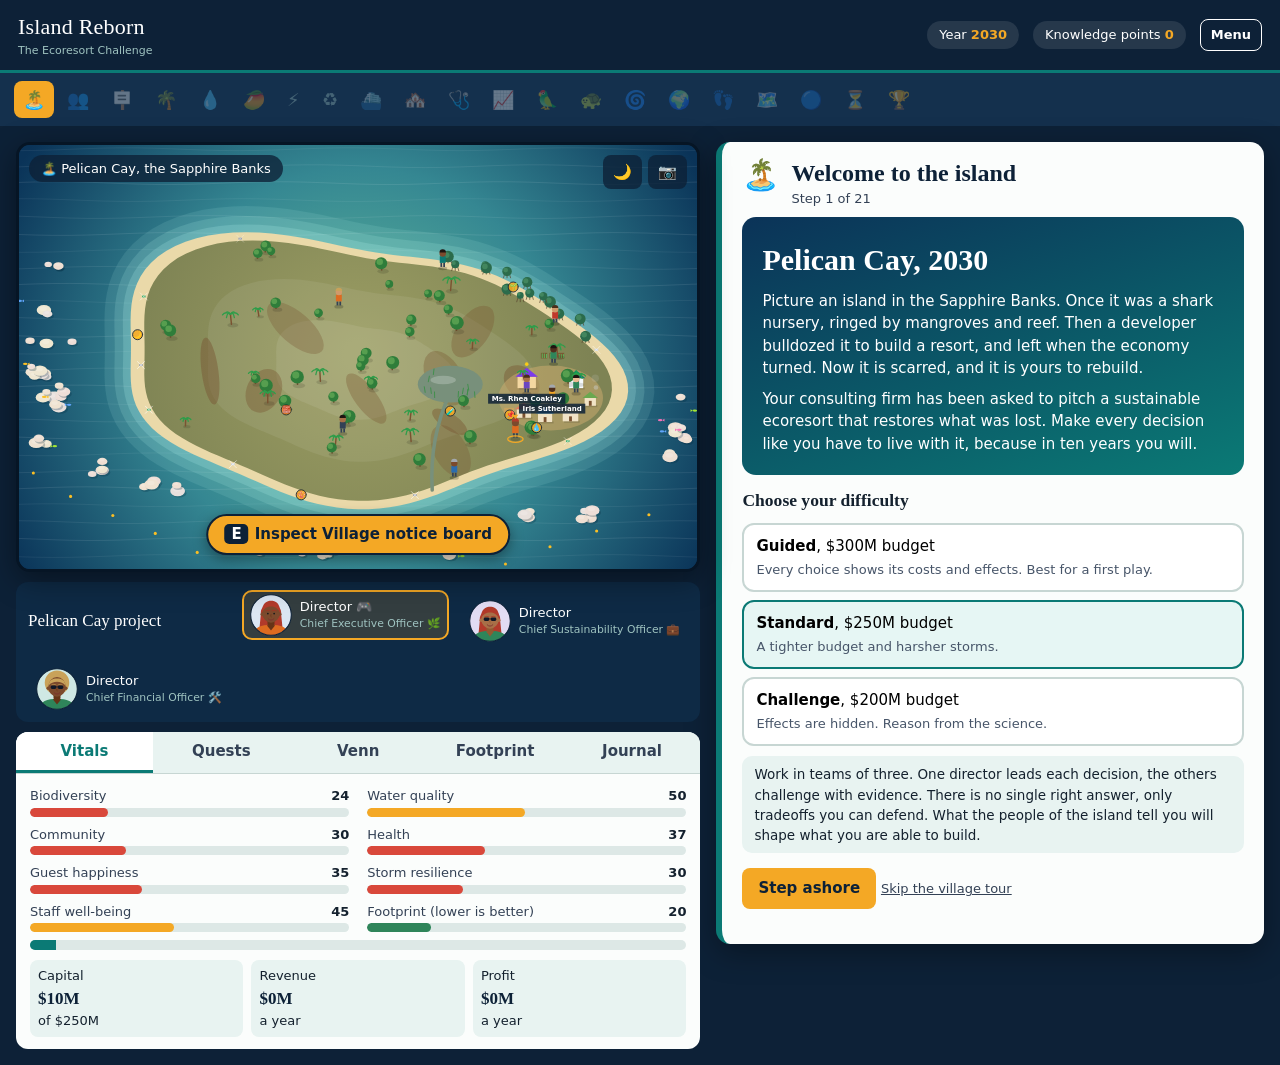
<file: island-reborn/index.html>
<!DOCTYPE html>
<html lang="en">
<head>
<meta charset="utf-8">
<meta name="viewport" content="width=device-width, initial-scale=1">
<title>Island Reborn: The Ecoresort Challenge</title>
<meta name="description" content="A team-based sustainability game. Rebuild a degraded island as an ecoresort and watch your decisions bring it to life.">
<link rel="stylesheet" href="css/style.css">
</head>
<body>
<header id="top">
  <div class="brand"><span id="gameTitle">Island Reborn</span><small id="gameSub">The Ecoresort Challenge</small></div>
  <span class="chip" id="chipResort" hidden></span>
  <span class="grow"></span>
  <span class="chip">Year <b id="chipYear">2030</b></span>
  <span class="chip">Knowledge points <b id="chipKP">0</b></span>
  <button class="btn ghost small" id="btnMenu" aria-haspopup="dialog">Menu</button>
</header>
<nav id="quest" aria-label="Quest progress"></nav>
<main id="game">
  <section id="stage" aria-label="The island">
    <div class="scene-wrap">
      <canvas id="scene" role="img" aria-label="Animated view of the island and your ecoresort"></canvas>
      <div class="scene-hud" id="hud"></div>
      <button class="prompt" id="prompt" hidden></button>
      <div class="dlg" id="dlg" hidden></div>
      <div class="dpad" id="dpad" aria-label="Move on screen">
        <button data-d="up" aria-label="Up">▲</button><button data-d="left" aria-label="Left">◀</button><button data-d="down" aria-label="Down">▼</button><button data-d="right" aria-label="Right">▶</button>
      </div>
      <div class="scene-tools">
        <button id="btnNight" aria-pressed="false" title="Toggle night view">🌙</button>
        <button id="btnShot" title="Save a picture of your island">📷</button>
      </div>
    </div>
    <div class="board" id="board"></div>
    <div class="tabs">
      <div class="tabbar" role="tablist" id="tabbar">
        <button role="tab" aria-selected="true" data-tab="vitals">Vitals</button>
        <button role="tab" aria-selected="false" data-tab="quests">Quests</button>
        <button role="tab" aria-selected="false" data-tab="venn">Venn</button>
        <button role="tab" aria-selected="false" data-tab="foot">Footprint</button>
        <button role="tab" aria-selected="false" data-tab="log">Journal</button>
      </div>
      <div class="tabpane" id="tabpane"></div>
    </div>
  </section>
  <section id="panel" aria-live="polite"></section>
</main>
<div id="modal" role="dialog" aria-modal="true"><div class="box" id="modalBox"></div></div>

<script src="js/config.js"></script>
<script src="js/data.js"></script>
<script src="js/avatars.js"></script>
<script src="js/model.js"></script>
<script src="js/npcs.js"></script>
<script src="js/sim.js"></script>
<script src="js/scene-facilities.js"></script>
<script src="js/scene.js"></script>
<script src="js/export.js"></script>
<script src="js/ui.js"></script>
<script src="js/main.js"></script>
</body>
</html>
</file>
<file: island-reborn/css/style.css>
:root {
  --navy: #0D2137; --navy2: #14304d; --teal: #0B7A75; --teal2: #14A5A0; --gold: #F4A825; --slate: #334155;
  --foam: #E8F3F1; --paper: #FBFDFC; --coral: #D9483B; --leaf: #2f855a; --ink: #14212e; --line: #c7d6d3;
  --serif: Georgia, "Times New Roman", serif; --sans: system-ui, -apple-system, "Segoe UI", Roboto, sans-serif;
}
* { box-sizing: border-box; }
html, body { margin: 0; }
body { font-family: var(--sans); color: var(--ink); background: var(--navy); font-size: 15px; line-height: 1.5; }
button { font: inherit; cursor: pointer; }
:focus-visible { outline: 3px solid var(--gold); outline-offset: 2px; }
h1, h2, h3 { font-family: var(--serif); margin: 0; }

/* Top bar */
#top { display: flex; align-items: center; gap: 14px; padding: 10px 18px; background: var(--navy); color: #fff; border-bottom: 3px solid var(--teal); flex-wrap: wrap; }
#top .brand { font-family: var(--serif); font-size: 22px; letter-spacing: .2px; }
#top .brand small { display: block; font-family: var(--sans); font-size: 11px; color: #9fc3c0; letter-spacing: 0; }
#top .grow { flex: 1; }
.chip { background: rgba(255,255,255,.1); border-radius: 999px; padding: 4px 12px; font-size: 13px; white-space: nowrap; }
.chip b { color: var(--gold); }
.btn { border: 0; border-radius: 8px; padding: 9px 16px; background: var(--teal); color: #fff; font-weight: 600; }
.btn:hover { background: var(--teal2); }
.btn.gold { background: var(--gold); color: var(--navy); }
.btn.gold:hover { background: #ffbd47; }
.btn.ghost { background: transparent; border: 1.5px solid currentColor; color: inherit; }
.btn.small { padding: 5px 10px; font-size: 13px; }
.btn[disabled] { opacity: .45; cursor: not-allowed; }

/* Quest rail */
#quest { display: flex; gap: 4px; overflow-x: auto; padding: 8px 14px; background: var(--navy2); scrollbar-width: thin; }
#quest button { flex: 0 0 auto; border: 0; background: transparent; color: #9fc3c0; padding: 5px 9px; border-radius: 8px; font-size: 18px; position: relative; }
#quest button.done { color: #fff; }
#quest button.done::after { content: ""; position: absolute; left: 20%; right: 20%; bottom: 0; height: 3px; border-radius: 2px; background: var(--teal2); }
#quest button.cur { background: var(--gold); }
#quest button.lock { opacity: .35; cursor: default; }

/* Layout */
#game { display: grid; grid-template-columns: minmax(0, 1.25fr) minmax(360px, 1fr); gap: 16px; padding: 16px; align-items: start; max-width: 1500px; margin: 0 auto; }
#stage { position: sticky; top: 8px; display: grid; gap: 10px; }
.scene-wrap { position: relative; border-radius: 14px; overflow: hidden; border: 3px solid #061525; box-shadow: 0 8px 30px rgba(0,0,0,.4); background: #0a3358; }
#scene { display: block; width: 100%; aspect-ratio: 960 / 600; }
.scene-hud { position: absolute; left: 10px; top: 10px; display: flex; gap: 6px; flex-wrap: wrap; }
.scene-hud .chip { background: rgba(13,33,55,.78); color: #fff; backdrop-filter: blur(3px); }
.scene-tools { position: absolute; right: 10px; top: 10px; display: flex; gap: 6px; }
.scene-tools button { border: 0; border-radius: 8px; background: rgba(13,33,55,.78); color: #fff; padding: 6px 10px; }
.scene-tools button[aria-pressed="true"] { background: var(--gold); color: var(--navy); }
.scene-note { position: absolute; left: 10px; bottom: 10px; right: 10px; background: rgba(13,33,55,.85); color: #fff; padding: 6px 12px; border-radius: 8px; font-size: 13px; display: none; }

/* Board strip and tabs */
.board { display: flex; gap: 12px; align-items: center; background: #0e2a45; border-radius: 12px; padding: 8px 12px; color: #fff; flex-wrap: wrap; }
.board .dir { display: flex; align-items: center; gap: 8px; font-size: 13px; }
.board .dir small { color: #9fc3c0; display: block; }
.board .rname { font-family: var(--serif); font-size: 17px; margin-right: auto; }
.tabs { background: var(--paper); border-radius: 12px; overflow: hidden; }
.tabbar { display: flex; background: var(--foam); border-bottom: 1px solid var(--line); }
.tabbar button { flex: 1; border: 0; background: transparent; padding: 8px 6px; font-weight: 600; color: var(--slate); border-bottom: 3px solid transparent; }
.tabbar button[aria-selected="true"] { color: var(--teal); border-bottom-color: var(--teal); background: #fff; }
.tabpane { padding: 12px 14px; max-height: 320px; overflow: auto; }
.meters { display: grid; grid-template-columns: repeat(2, 1fr); gap: 8px 18px; }
.meter .lab { display: flex; justify-content: space-between; font-size: 13px; color: var(--slate); }
.meter .lab b { color: var(--ink); }
.meter .bar { height: 9px; background: #dde8e6; border-radius: 6px; overflow: hidden; margin-top: 2px; }
.meter .bar i { display: block; height: 100%; border-radius: 6px; transition: width .6s ease; }
.delta { font-size: 11px; margin-left: 4px; }
.delta.up { color: var(--leaf); } .delta.down { color: var(--coral); }
.money { display: grid; grid-template-columns: repeat(3, 1fr); gap: 8px; margin-top: 10px; font-size: 13px; }
.money div { background: var(--foam); border-radius: 8px; padding: 6px 8px; }
.money b { display: block; font-family: var(--serif); font-size: 17px; color: var(--navy); }
.budgetbar { height: 10px; background: #dde8e6; border-radius: 6px; overflow: hidden; margin-top: 8px; position: relative; }
.budgetbar i { display: block; height: 100%; background: var(--teal); transition: width .5s; }
.budgetbar i.over { background: var(--coral); }

/* Phase panel */
#panel { background: var(--paper); border-radius: 14px; padding: 18px 20px 20px; border-left: 6px solid var(--teal); box-shadow: 0 8px 30px rgba(0,0,0,.35); min-height: 300px; }
.ph-head { display: flex; align-items: flex-start; gap: 12px; margin-bottom: 8px; }
.ph-head .ic { font-size: 30px; line-height: 1; }
.ph-head h2 { font-size: 24px; color: var(--navy); line-height: 1.15; }
.ph-head .sub { font-size: 13px; color: var(--slate); margin-top: 2px; }
.lead { display: flex; align-items: center; gap: 8px; background: var(--foam); border-radius: 10px; padding: 6px 10px; font-size: 13px; margin: 8px 0 12px; }
.lead b { color: var(--teal); }
.talk { display: flex; gap: 12px; margin: 10px 0 14px; }
.talk .bubble { background: #fff; border: 1.5px solid var(--line); border-radius: 4px 14px 14px 14px; padding: 10px 14px; flex: 1; }
.talk .bubble .who { font-weight: 700; color: var(--navy); font-size: 13px; }
.talk .bubble .who span { font-weight: 400; color: var(--slate); }
.talk .bubble p { margin: 4px 0 0; }
.insight { border: 1.5px dashed var(--gold); background: #fff8e6; border-radius: 10px; padding: 8px 12px; display: flex; gap: 10px; align-items: center; margin-bottom: 12px; font-size: 14px; }
.grp { margin: 16px 0; }
.grp h3 { font-size: 18px; color: var(--navy); display: flex; align-items: baseline; gap: 8px; flex-wrap: wrap; }
.grp h3 small { font-family: var(--sans); font-size: 12px; font-weight: 400; color: var(--slate); }
.grp .prompt { margin: 2px 0 8px; color: var(--slate); font-size: 14px; }
.opts { display: grid; gap: 8px; }
.opt { display: grid; grid-template-columns: 44px 1fr; gap: 10px; text-align: left; border: 1.5px solid var(--line); background: #fff; border-radius: 10px; padding: 8px 10px; color: inherit; position: relative; transition: border-color .15s, background .15s, transform .15s; }
.opt:hover { border-color: var(--teal); }
.opt .oi { font-size: 26px; display: grid; place-items: center; background: var(--foam); border-radius: 8px; }
.opt .on { font-weight: 700; color: var(--navy); }
.opt .od { font-size: 13.5px; color: var(--slate); }
.opt.sel { border-color: var(--teal); background: #e6f6f4; box-shadow: inset 4px 0 0 var(--teal); }
.opt.sel::after { content: "✓"; position: absolute; right: 10px; top: 6px; color: #fff; background: var(--teal); width: 20px; height: 20px; border-radius: 50%; text-align: center; font-size: 13px; line-height: 20px; }
.opt.bad { border-color: var(--coral); background: #fdecea; box-shadow: inset 4px 0 0 var(--coral); }
.opt.bad::after { background: var(--coral); content: "!"; }
.opt.full:not(.sel) { opacity: .5; }
.eff { display: flex; gap: 4px; flex-wrap: wrap; margin-top: 4px; }
.eff span { font-size: 11.5px; padding: 1px 7px; border-radius: 999px; background: #eef3f2; color: var(--slate); }
.eff span.g { background: #dff3e6; color: #1d6b3f; } .eff span.b { background: #fde4e1; color: #a63428; }
.onote { font-size: 12.5px; color: #6b4e00; background: #fff4d6; border-radius: 6px; padding: 4px 8px; margin-top: 5px; }
.cov { margin: 10px 0; }
.cov .row { display: grid; grid-template-columns: 90px 1fr 56px; gap: 8px; align-items: center; font-size: 13px; margin: 3px 0; }
.cov .bar { height: 12px; background: #dde8e6; border-radius: 7px; position: relative; overflow: hidden; }
.cov .bar i { display: block; height: 100%; transition: width .5s; }
.cov .bar::after { content: ""; position: absolute; left: 50%; top: 0; bottom: 0; width: 2px; background: rgba(13,33,55,.5); }
.note { background: var(--foam); border-radius: 10px; padding: 8px 12px; font-size: 13.5px; margin: 10px 0; }
details.field { margin: 10px 0; border: 1.5px solid var(--line); border-radius: 10px; padding: 6px 12px; background: #fff; }
details.field summary { cursor: pointer; font-weight: 600; color: var(--teal); }
.quiz, .reflect { margin: 14px 0; padding: 12px 14px; border-radius: 12px; background: #fff; border: 1.5px solid var(--line); }
.quiz h4, .reflect h4 { margin: 0 0 6px; font-family: var(--serif); color: var(--navy); font-size: 16px; }
.qopt { display: block; width: 100%; text-align: left; border: 1.5px solid var(--line); background: var(--paper); padding: 7px 10px; border-radius: 8px; margin: 4px 0; }
.qopt:hover { border-color: var(--teal); }
.qopt.right { background: #dff3e6; border-color: var(--leaf); }
.qopt.wrong { background: #fde4e1; border-color: var(--coral); }
.why { font-size: 13.5px; margin-top: 6px; color: var(--slate); }
textarea, input[type=text], select { width: 100%; font: inherit; border: 1.5px solid var(--line); border-radius: 8px; padding: 8px 10px; background: #fff; color: var(--ink); }
textarea { min-height: 76px; resize: vertical; }
.foot { display: flex; gap: 10px; align-items: center; justify-content: space-between; margin-top: 18px; padding-top: 12px; border-top: 1px solid var(--line); flex-wrap: wrap; }
.issues { color: var(--coral); font-size: 13px; margin: 0; padding-left: 18px; flex: 1 1 100%; }
.slider { display: flex; gap: 10px; align-items: center; }
.slider input[type=range] { flex: 1; accent-color: var(--teal); }
.slider output { min-width: 84px; font-family: var(--serif); font-weight: 700; color: var(--navy); text-align: right; }
.zone { border: 1.5px solid var(--line); border-radius: 12px; padding: 10px 12px; margin: 8px 0; background: #fff; }
.zone .zt { display: flex; justify-content: space-between; align-items: center; gap: 8px; font-weight: 700; color: var(--navy); }
.zone .zq { font-family: var(--serif); font-size: 18px; }
.zone p { margin: 2px 0 6px; font-size: 13px; color: var(--slate); }

/* Avatar builder */
.dirs { display: grid; gap: 12px; }
.dircard { border: 1.5px solid var(--line); border-radius: 12px; background: #fff; padding: 10px; display: grid; grid-template-columns: 96px 1fr; gap: 12px; }
.dircard .fields { display: grid; gap: 6px; grid-template-columns: 1fr 1fr; }
.dircard .fields .full { grid-column: 1 / -1; }
.dircard label { font-size: 12px; color: var(--slate); display: block; }
.swatches { display: flex; gap: 4px; flex-wrap: wrap; }
.sw { width: 22px; height: 22px; border-radius: 50%; border: 2px solid #fff; box-shadow: 0 0 0 1.5px var(--line); padding: 0; }
.sw.on { box-shadow: 0 0 0 2.5px var(--navy); }
.pillbtn { border: 1.5px solid var(--line); background: #fff; border-radius: 999px; padding: 2px 9px; font-size: 12px; }
.pillbtn.on { background: var(--navy); color: #fff; border-color: var(--navy); }
.pal { display: flex; gap: 8px; }
.pal button { width: 44px; height: 30px; border-radius: 8px; border: 3px solid #fff; box-shadow: 0 0 0 1.5px var(--line); }
.pal button.on { box-shadow: 0 0 0 3px var(--navy); }

/* Species and map */
.spcards { display: grid; gap: 8px; }
.spc { display: grid; grid-template-columns: 52px 1fr; gap: 10px; text-align: left; border: 1.5px solid var(--line); border-radius: 12px; background: #fff; padding: 10px; }
.spc .big { font-size: 38px; display: grid; place-items: center; }
.spc.sel { border-color: var(--teal); background: #e6f6f4; }
.spc i { color: var(--slate); font-size: 12.5px; }
.needs { display: flex; gap: 4px; margin-top: 4px; }
.needs span { font-size: 11px; background: var(--foam); border-radius: 6px; padding: 1px 6px; }
.fpick { display: grid; grid-template-columns: repeat(auto-fill, minmax(150px, 1fr)); gap: 6px; }
.fpick button { border: 1.5px solid var(--line); background: #fff; border-radius: 10px; padding: 6px 8px; text-align: left; font-size: 13px; }
.fpick button.on { border-color: var(--gold); background: #fff4d6; }
.fpick button.placed::after { content: " ✓"; color: var(--leaf); }
.rep { font-size: 13px; margin: 6px 0; }
.rep .t { display: inline-block; width: 10px; height: 10px; border-radius: 50%; margin-right: 6px; }
.t.good, .t.ok { background: #4ade80; } .t.warn { background: #fde047; } .t.bad { background: #fb7185; }

/* Sim, results */
.evcard { border: 2px solid var(--navy); border-radius: 14px; padding: 14px; background: #fff; margin: 10px 0; }
.evcard h3 { font-size: 20px; }
.evchoice { display: block; width: 100%; text-align: left; border: 1.5px solid var(--line); background: var(--paper); border-radius: 10px; padding: 9px 12px; margin: 6px 0; }
.evchoice:hover { border-color: var(--teal); background: #e6f6f4; }
.dchips { display: flex; gap: 5px; flex-wrap: wrap; margin-top: 6px; }
.dchips span { font-size: 12px; padding: 2px 8px; border-radius: 999px; }
.dchips .g { background: #dff3e6; color: #1d6b3f; } .dchips .b { background: #fde4e1; color: #a63428; }
.grade { font-family: var(--serif); font-size: 72px; line-height: 1; color: var(--navy); }
.badges { display: grid; grid-template-columns: repeat(auto-fill, minmax(160px, 1fr)); gap: 8px; }
.badge { border: 1.5px solid var(--line); border-radius: 12px; padding: 8px 10px; background: #fff; font-size: 13px; }
.badge.off { opacity: .4; filter: grayscale(1); }
.badge b { display: block; }
.timeline { display: grid; gap: 6px; font-size: 13.5px; }
.timeline div { border-left: 4px solid var(--teal); padding: 4px 10px; background: #fff; border-radius: 0 8px 8px 0; }
.scale { display: grid; grid-template-columns: 1fr 190px; gap: 10px; align-items: center; margin: 8px 0; font-size: 13.5px; }
.scale output { font-weight: 700; color: var(--navy); }

/* Modal */
#modal { position: fixed; inset: 0; background: rgba(6,21,37,.72); display: none; place-items: center; z-index: 50; padding: 16px; }
#modal.open { display: grid; }
#modal .box { background: var(--paper); border-radius: 16px; max-width: 640px; width: 100%; max-height: 88vh; overflow: auto; padding: 22px 24px; border-top: 6px solid var(--gold); }
#modal h2 { color: var(--navy); margin-bottom: 8px; }
#modal .btns { display: flex; gap: 8px; justify-content: flex-end; margin-top: 16px; flex-wrap: wrap; }

.hero { border-radius: 14px; background: linear-gradient(160deg, #0b3358, #0B7A75); color: #fff; padding: 20px; margin-bottom: 12px; }
.hero h2 { font-size: 30px; }
.hero p { margin: 8px 0 0; }
.diffs { display: grid; gap: 8px; margin: 10px 0; }
.diffs button { text-align: left; border: 2px solid var(--line); border-radius: 12px; padding: 10px 12px; background: #fff; }
.diffs button.on { border-color: var(--teal); background: #e6f6f4; }
.toast { position: fixed; left: 50%; bottom: 20px; transform: translateX(-50%); background: var(--navy); color: #fff; padding: 8px 16px; border-radius: 999px; z-index: 60; font-size: 14px; box-shadow: 0 6px 20px rgba(0,0,0,.4); }
.sr { position: absolute; left: -9999px; }

@media (max-width: 1000px) {
  #game { grid-template-columns: 1fr; padding: 10px; }
  #stage { position: static; }
  .tabpane { max-height: none; }
  .dircard { grid-template-columns: 1fr; justify-items: center; }
}
@media (prefers-reduced-motion: reduce) { * { transition: none !important; animation: none !important; } }
@media print { #quest, #top, #stage .scene-tools { display: none; } body { background: #fff; } }

/* Walking, dialogue, quests */
.prompt { position: absolute; left: 50%; bottom: 14px; transform: translateX(-50%); border: 2px solid var(--navy); background: var(--gold); color: var(--navy); font-weight: 700; padding: 7px 16px; border-radius: 999px; box-shadow: 0 4px 14px rgba(0,0,0,.4); animation: bob 1.2s ease-in-out infinite; z-index: 3; }
.prompt kbd { background: var(--navy); color: #fff; border-radius: 5px; padding: 1px 7px; margin-right: 6px; font-family: inherit; }
@keyframes bob { 50% { transform: translateX(-50%) translateY(-4px); } }
.dlg { position: absolute; left: 10px; right: 10px; bottom: 10px; background: rgba(251,253,252,.98); border: 3px solid var(--navy); border-radius: 14px; padding: 10px 12px; display: grid; grid-template-columns: 76px 1fr; gap: 12px; box-shadow: 0 8px 26px rgba(0,0,0,.5); z-index: 4; max-height: 88%; overflow: auto; }
.dlg .who { font-family: var(--serif); font-weight: 700; color: var(--navy); }
.dlg .who small { font-family: var(--sans); font-weight: 400; color: var(--slate); margin-left: 6px; }
.dlg .txt { margin: 4px 0 8px; min-height: 42px; font-size: 15px; }
.dlg .ch { display: grid; gap: 5px; }
.dlg .ch button { text-align: left; border: 1.5px solid var(--line); background: #fff; border-radius: 8px; padding: 6px 10px; }
.dlg .ch button:hover { border-color: var(--teal); background: #e6f6f4; }
.dlg .ch button kbd { background: var(--navy); color: #fff; border-radius: 4px; padding: 0 6px; margin-right: 6px; font-size: 12px; }
.dlg .gain { display: flex; gap: 5px; flex-wrap: wrap; margin-bottom: 6px; }
.dlg .gain span { font-size: 12px; padding: 2px 8px; border-radius: 999px; background: #dff3e6; color: #1d6b3f; }
.dlg .gain span.b { background: #fde4e1; color: #a63428; }
.dpad { position: absolute; left: 10px; bottom: 10px; display: none; grid-template-columns: repeat(3, 44px); grid-template-rows: repeat(2, 44px); gap: 4px; z-index: 3; }
.dpad button { border: 0; border-radius: 10px; background: rgba(13,33,55,.72); color: #fff; font-size: 18px; touch-action: none; }
.dpad button[data-d=up] { grid-column: 2; grid-row: 1; } .dpad button[data-d=left] { grid-column: 1; grid-row: 2; } .dpad button[data-d=down] { grid-column: 2; grid-row: 2; } .dpad button[data-d=right] { grid-column: 3; grid-row: 2; }
@media (pointer: coarse) { .dpad { display: grid; } }
.board button.dir { border: 2px solid transparent; background: transparent; color: inherit; text-align: left; border-radius: 10px; padding: 2px 6px; }
.board button.dir.hero { border-color: var(--gold); background: rgba(244,168,37,.16); }
.consult { border: 2px solid var(--gold); background: #fff8e6; border-radius: 12px; padding: 10px 12px; margin: 10px 0 14px; display: grid; grid-template-columns: 56px 1fr; gap: 10px; align-items: center; }
.consult.done { border-color: var(--leaf); background: #eaf7ee; }
.consult ul { margin: 4px 0 0; padding-left: 18px; font-size: 13.5px; }
.consult .acts { display: flex; gap: 8px; margin-top: 6px; flex-wrap: wrap; align-items: center; }
.linkbtn { background: none; border: 0; color: var(--slate); text-decoration: underline; padding: 0; font-size: 13px; }
.quest { border: 1.5px solid var(--line); border-radius: 10px; padding: 6px 10px; margin: 6px 0; background: #fff; font-size: 13.5px; }
.quest b { color: var(--navy); }
.quest .qbar { height: 7px; background: #dde8e6; border-radius: 5px; overflow: hidden; margin-top: 4px; }
.quest .qbar i { display: block; height: 100%; background: var(--teal); }
.quest .ck { color: var(--leaf); font-weight: 700; }
.legend { font-size: 12.5px; color: var(--slate); margin-top: 4px; }

.opt.locked { background: #f1f4f4; border-style: dashed; color: #64748b; }
.opt.locked .oi { background: #e2e8e8; }
.opt.locked .on { color: #475569; }
.onote.lock { background: #eef1f4; color: #475569; }
.toast { max-width: 92vw; text-align: center; border-radius: 14px; }

.dlgx { position: absolute; top: 6px; right: 8px; width: 30px; height: 30px; border-radius: 50%; border: 2px solid var(--navy); background: #fff; color: var(--navy); font-size: 14px; font-weight: 700; line-height: 1; padding: 0; z-index: 5; }
.dlgx:hover { background: var(--gold); }
.dlg .who { padding-right: 34px; }

/* Author display rules must not defeat the hidden attribute */
[hidden] { display: none !important; }
</file>
